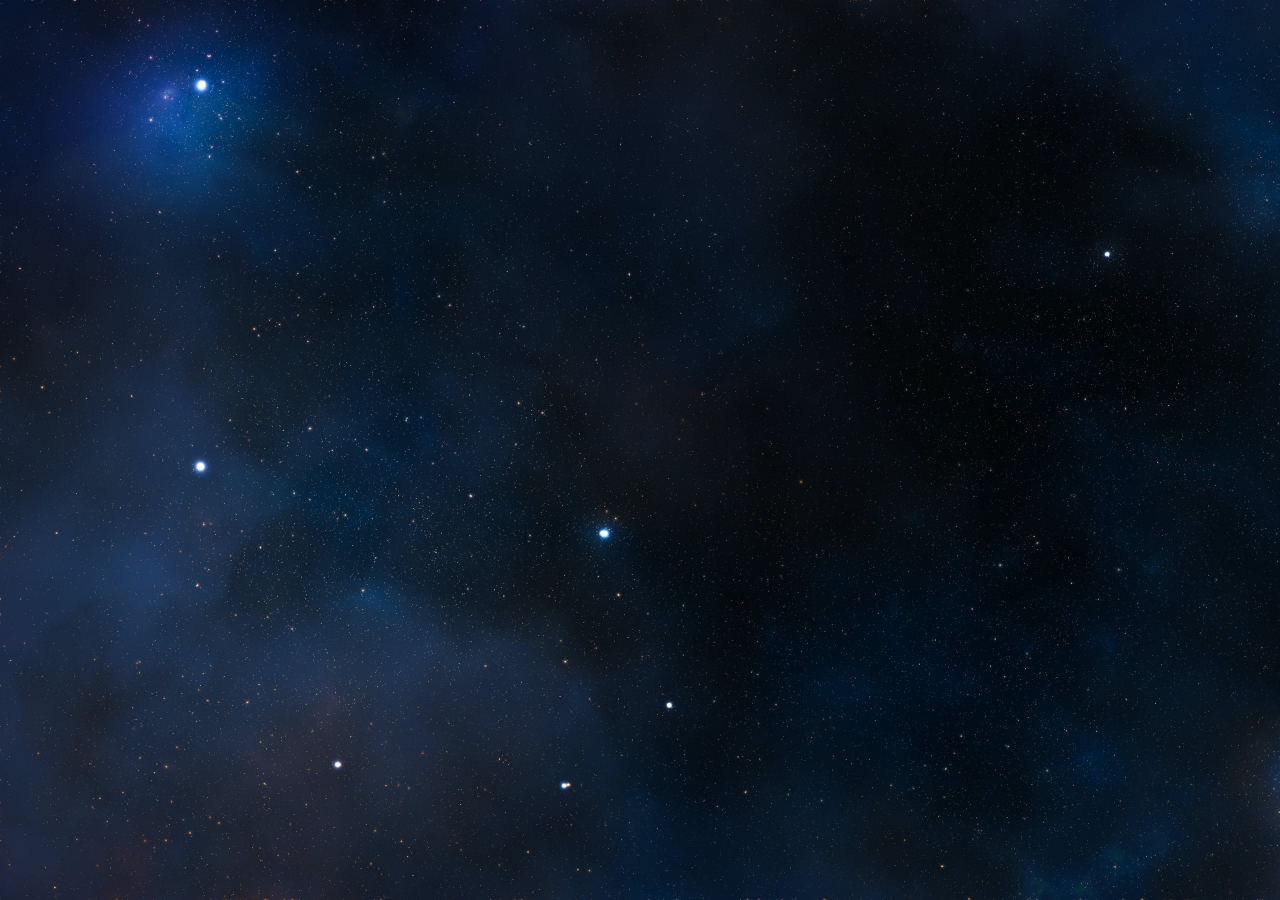
<file: index.html>
<!DOCTYPE html>
<html lang="en">
  <head>
    <meta charset="UTF-8">
    <meta name="viewport" content="width=device-width, initial-scale=1.0">
    <!-- FAVICON -->
    <link rel="icon" href="./favicon.png" type="image/png">
    <link rel="shortcut icon" href="./favicon.png" type="image/png">
    <!-- CSS -->
    <link rel="stylesheet" href="./css/reset.css">
    <link rel="stylesheet" href="./css/style.css">
    <!-- <link rel="stylesheet" href="./css/dark.css"> -->
    <link rel="stylesheet" href="./css/media.css">
    <link
      href="https://unpkg.com/boxicons@2.1.4/css/boxicons.min.css"
      rel="stylesheet"
    >
    <title>Portfolio | Maksym Ivashchenko</title>
  </head>
<body>
  <!-- WELCOME SCREEN -->
  <div class="loading-bg"></div>
  <div id="loading-screen">
    <span>Loading...</span>
    <div class="loading-spinner"></div>
  </div>
  <div class="welcome-page" id="welcome-page">
    <div class="bg-fog"></div>
    <div class="bg-moon"></div>
    <div class="welcome-container">
      <div class="welcome-content">
        <h2>Welcome to my Portfolio</h2>
        <div class="change-language">
          <div class="lang-post">
            <div class="english">
              <span>Please select language |</span>
            </div>
            <div class="ukraine">
              <span class="ua_blue">Будь ласка,</span>
              <span class="ua_yellow">оберіть мову</span>
            </div>
          </div>
          <div class="language-container">
            <a href="index_en.html">English</a>
            <a href="index_ua.html">Українська</a>
          </div>
        </div>
      </div>
    </div>
  </div>
  <script src="./js/script.js"></script>
</body>
</html>
</file>
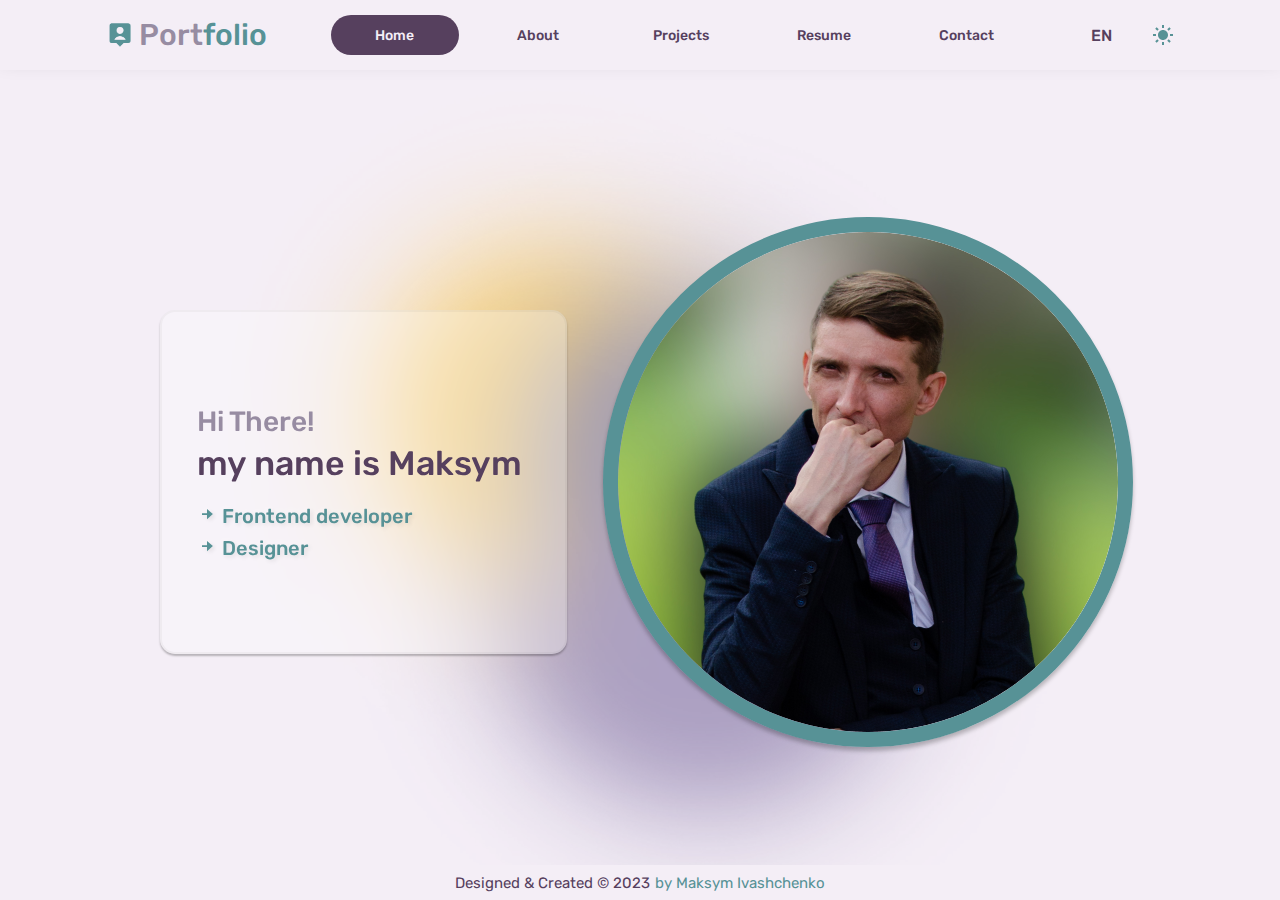
<file: index_en.html>
<!DOCTYPE html>
<html lang="en">
  <head>
    <meta charset="UTF-8">
    <meta name="viewport" content="width=device-width, initial-scale=1.0">
    <!-- FAVICON -->
    <link rel="icon" href="./favicon.png" type="image/png">
    <link rel="shortcut icon" href="./favicon.png" type="image/png">
    <!-- SWIPER SLIDE -->
    <link rel="stylesheet" href="./css/swiper-bundle.min.css">
    <!-- SPLIDE SWIPER -->
    <link rel="stylesheet" href="./css/splide-core.min.css">
    <!-- CSS -->
    <link rel="stylesheet" href="./css/reset.css">
    <link rel="stylesheet" href="./css/style.css">
    <link rel="stylesheet" href="./css/dark.css">
    <link rel="stylesheet" href="./css/media.css">
    <link
      href="https://unpkg.com/boxicons@2.1.4/css/boxicons.min.css"
      rel="stylesheet"
    >
    <title>Portfolio | Maksym Ivashchenko</title>
  </head>
  <body>
    <!-- WRAPPER -->
    <div class="wrapper" id="index-page">
      <!-- HEADER -->
      <header class="header" id="header">
        <div class="header-logo">
          <img
            class="header-logo__light"
            src="./img/header/logo.png"
            alt="Logo"
          >
          <img
            class="header-logo__dark"
            src="./img/header/logo_dark.png"
            alt="Logo"
          >
          <span data-first-color="Port" data-last-color="folio" id="portFolioMe"></span>
          <span data-first-color="About" data-last-color="me" id="aboutMe"></span>
          <span data-first-color="Pro" data-last-color="ject" id="projectMe"></span>
          <span data-first-color="Resu" data-last-color="me" id="resuMe"></span>
          <span data-first-color="Con" data-last-color="tact" id="contactMe"></span>
        </div>
        <!-- DESKTOP -->
        <nav class="header-nav">
          <ul>
            <li class="header-nav__link active">
              <a id="homeLink" href="#"><i class="bx bxs-home"></i>Home</a>
            </li>
            <li class="header-nav__link">
              <a id="aboutLink" href="#"
                ><i class="bx bxs-user-rectangle"></i>About</a
              >
            </li>
            <li class="header-nav__link">
              <a id="projectLink" href="#"
                ><i class="bx bxs-image-alt"></i>Projects</a
              >
            </li>
            <li class="header-nav__link">
              <a id="resumeLink" href="#"
                ><i class="bx bxs-spreadsheet"></i>Resume</a
              >
            </li>
            <li class="header-nav__link">
              <a id="contactLink" href="#"
                ><i class="bx bxs-contact"></i>Contact</a
              >
            </li>
          </ul>
        </nav>
        <div class="header-right-panel">
          <div class="header-lang-change">
            <div class="select-trigger" onclick="toggleOptions()">
              <span class="selected-option">EN</span>
            </div>
            <ul class="options">
              <li class="option" onclick="handleOptionClick('EN')">
                <a href="index_en.html">EN</a>
              </li>
              <li class="option" onclick="handleOptionClick('UA')">
                <a href="index_ua.html">UA</a>
              </li>
            </ul>
          </div>
          <div class="theme-mode">
            <img src="./img/header/theme_light__sun.svg" alt="Sun">
          </div>
        </div>
      </header>
      <div class="swiper mySwiper">
        <div class="swiper-wrapper">
          <!-- HOME -->
          <div class="swiper-slide" id="home">
            <div class="main-home">
              <div class="hero-wrapper">
                <section class="hero-section">
                  <div class="hero-background__primary">
                    <div class="hero-form">
                      <div class="hero-background__secondary home-mobile">
                        <img
                          class="light-image"
                          src="./img/main/hero/hero_avatar.png"
                          alt="Image"
                        >
                        <img
                          class="dark-image"
                          src="./img/main/hero/hero_avatar_dark.png"
                          alt="Image"
                        >
                      </div>
                      <p>Hi There!</p>
                      <h2>my name is Maksym</h2>
                      <h3>
                        <i class="bx bxs-right-arrow-alt"></i>
                        Frontend developer
                      </h3>
                      <h3>
                        <i class="bx bxs-right-arrow-alt"></i>
                        Designer
                      </h3>
                    </div>
                  </div>
                </section>
                <div class="hero-background__secondary home-desktop">
                  <img
                    class="light-image"
                    src="./img/main/hero/hero_avatar.png"
                    alt="Image"
                  >
                  <img
                    class="dark-image"
                    src="./img/main/hero/hero_avatar_dark.png"
                    alt="Image"
                  >
                </div>
              </div>
            </div>
          </div>
          <!-- ABOUT -->
          <div class="swiper-slide" id="about">
            <div class="main-about">
              <div class="hero-about-wrapper">
                <section class="hero-about-section">
                  <div class="hero-about-background__primary">
                    <div class="hero-about-form">
                      <p>Hi, I'm</p>
                      <h1>Maksym Ivashchenko</h1>
                      <h3>
                        <i class="bx bxs-right-arrow-alt"></i>
                        Frontend developer
                      </h3>
                      <h3>
                        <i class="bx bxs-right-arrow-alt"></i>
                        Designer (Web, UI/UX, 3D, Interior)
                      </h3>
                      <span>// web development </span>
                      <span
                        >A Software Developer having an experience of building
                        Web and Mobile applications with HTML / CSS / JavaScript
                        / React Native.</span
                      >
                      <span>// clean web & ui/ux design</span>
                      <span
                        >Experience and sense of taste in Design. I work
                        professionally in Figma / Adobe Photoshop / Illustrator
                        / XD / Autodesk 3ds Max.</span
                      >
                      <div class="about-form__button">
                        <button onclick="downloadFile()">Download CV</button>
                        <button id="aboutReadMore">Resume</button>
                      </div>
                    </div>
                  </div>
                </section>
                <div class="about-right-panel__wrapper">
                  <div class="hero-about-background__secondary">
                    <img
                      class="light-image"
                      src="./img/main/about/hero_avatar.png"
                      alt="Image"
                    >
                    <img
                      class="dark-image"
                      src="./img/main/about/hero_avatar_bw.png"
                      alt="Image"
                    >
                  </div>
                  <div class="about-social-container">
                    <div class="social-content">
                      <div class="light-image-mode">
                        <a target="_blank" href="https://github.com/Moonamee">
                          <img src="./img/main/about/light_soc_github.svg" alt="GitHub">
                        </a>
                        <a target="_blank" href="https://www.linkedin.com/in/max-ivashchenko-7b8337290/">
                          <img src="./img/main/about/light_soc_linkedin.svg" alt="Linkedin">
                        </a>
                        <a target="_blank" href="https://www.facebook.com/profile.php?id=100082964130525">
                          <img src="./img/main/about/light_soc_fb.svg" alt="Facebook">
                        </a>
                        <a
                          target="_blank"
                          href="https://www.instagram.com/maxgleroy/?hl=en"
                          ><img
                            src="./img/main/about/light_soc_instagram.svg"
                            alt="Instagram"
                        ></a>
                      </div>
                      <div class="dark-image-mode">
                        <a target="_blank" href="https://github.com/Moonamee"
                          ><img
                            src="./img/main/about/light_soc_github_darkmode.svg"
                            alt="GitHub"
                        ></a>
                        <a
                          target="_blank"
                          href="https://www.linkedin.com/in/max-ivashchenko-7b8337290/"
                          ><img
                            src="./img/main/about/light_soc_linkedin_darkmode.svg"
                            alt="Linkedin"
                        ></a>
                        <a
                          target="_blank"
                          href="https://www.facebook.com/profile.php?id=100082964130525"
                          ><img
                            src="./img/main/about/light_soc_fb_darkmode.svg"
                            alt="Facebook"
                        ></a>
                        <a
                          target="_blank"
                          href="https://www.instagram.com/maxgleroy/?hl=en"
                          ><img
                            src="./img/main/about/light_soc_instagram_darkmode.svg"
                            alt="Instagram"
                        ></a>
                      </div>
                    </div>
                  </div>
                </div>
              </div>
            </div>
          </div>
          <!-- PROJECT -->
          <div class="swiper-slide" id="project">
            <section class="splide" aria-label="Splide Basic HTML Example">
              <div class="my-slider-progress">
                <div class="my-slider-progress-bar"></div>
              </div>
              <div class="splide__arrows">
                <!-- Light mode -->
                <button
                  class="splide__arrow splide__arrow--prev"
                  id="prevButton"
                >
                  <i class="bx bxs-chevron-left-circle splide-circle"></i>
                </button>
                <button class="splide__arrow splide__arrow--next" id="prevNext">
                  <i class="bx bxs-chevron-right-circle splide-circle"></i>
                </button>
              </div>
              <div class="splide__track">
                <ul class="splide__list">
                  <!-- SLIDE 1 -->
                  <li class="splide__slide">
                    <div class="main-project">
                      <div class="main-project-wrapper">
                        <div class="main-project-container">
                          <div class="project-form">
                            <p>Aperture Studios</p>
                            <span>Photographer & Filmmaker</span>
                            <span
                              >This is the basic layout of a photographer's
                              website. Smooth animation has been made,
                              suggestive pop-up elements focusing attention on
                              the main details. The black minimalistic design of
                              the site makes it possible to focus on the photo
                              and penetrate into the essence.</span
                            >
                            <div class="project-form__options">
                              <div class="form-option__text_adaptive">
                                <span>Adaptive:</span>
                                <span>Desktop / Tablet / Mobile</span>
                              </div>
                            </div>
                            <img
                              class="project-form-cover"
                              src="./img/main/project/aperture.jpg"
                              alt="Aper"
                            >
                            <div class="project-form__button">
                              <button
                                onclick="window.open('https://github.com/Moonamee/Aperture-Studios', '_blank')"
                              >
                                Git
                              </button>
                              <button
                                onclick="window.open('https://moonamee.github.io/Aperture-Studios/', '_blank')"
                              >
                                Live
                              </button>
                              <button id="readMoreButton">Read more</button>
                            </div>
                          </div>
                          <div id="popupReadMore" class="popupReadMore">
                            <i
                              class="bx bxs-left-arrow-circle closeReadMore"
                              id="closeReadMore"
                            ></i>
                            <div class="popupReadMore-content">
                              <img
                                class="project-form-cover__visible"
                                src="./img/main/project/cover_aperture.png"
                                alt="Aperture"
                              >
                              <span>
                                This site is a portfolio of a photographer and
                                videographer called Aperture Studios.
                              </span>
                              <p>
                                1. The main page of the site contains
                                information about the photographer and
                                videographer, as well as a description of their
                                work.
                              </p>
                              <p>
                                2. There is a menu in the site's header that
                                allows you to navigate to various sections such
                                as "Business areas", "Featured images", "Gear
                                cage", and "Contact".
                              </p>
                              <p>
                                3. The site also offers the option to download a
                                template.
                              </p>
                              <p>
                                4. The "What we do" section features the areas
                                in which the photographer and videographer
                                specialize, such as Product Photography,
                                Architecture Photography, Drone Photography, and
                                Wildlife Photography.
                              </p>
                              <p>
                                5. The site also contains sections with photo
                                demonstrations, information about the equipment
                                used, information about past clients, and the
                                ability to contact the photographer and
                                videographer.
                              </p>
                              <p>
                                6. The basement of the site has a logo,
                                navigation links, a newsletter subscription
                                form, and information about the site's author.
                              </p>
                              <img
                                class="project-form-cover__visible"
                                src="./img/main/project/cover_aperture_mobile.png"
                                alt="Aperture"
                              >
                              <span>JavaScript</span>
                              <p>
                                The script contains several functions that
                                perform different actions when scrolling the
                                page and resizing the browser window.
                              </p>
                              <p>
                                1. The "Header bg parallax" function is
                                responsible for creating a parallax effect for
                                the header background. It selects all elements
                                with class "main-container__bg" and when
                                scrolling the page, it changes their background
                                position depending on the speed specified in the
                                "data-speed" attribute.
                              </p>
                              <p>
                                2. The "Header on top" function is responsible
                                for changing the position of the header as the
                                page scrolls. If the scroll reaches or exceeds
                                100 pixels, the header is moved up and the
                                animation is removed. If the scroll is less than
                                100 pixels, the header returns to its original
                                position and the animation is enabled. This only
                                happens when the screen width is greater than
                                768 pixels.
                              </p>
                              <p>
                                3. The "AOS OFF MOBILE" function is responsible
                                for disabling animation on mobile devices. It
                                selects all elements with the "data-aos"
                                attribute and when the browser window is
                                resized, it removes this attribute for elements
                                with a screen width less than or equal to 768
                                pixels. When the screen width is greater than
                                768 pixels, the "data-aos", "data-aos-offset"
                                and "data-aos-easing" attributes are restored
                                for elements. Thus, this script is used to
                                create a parallax effect for the header
                                background, change the position of the header
                                when scrolling and disable animation on mobile
                                devices.
                              </p>
                              <a
                                target="_blank"
                                href="https://github.com/Moonamee/Aperture-Studios/blob/main/js/script.js"
                                >git js...</a
                              >
                            </div>
                          </div>
                        </div>
                        <div class="main-project-background"></div>
                        <div class="main-project-media">
                          <button class="main-project__view" id="view-slide1">
                            Open
                          </button>
                          <div id="popup-slide1">
                            <div class="popup-content">
                              <iframe
                                class="window-container"
                                src="https://moonamee.github.io/Aperture-Studios/"
                              ></iframe>
                            </div>
                            <div class="popup-side-panel">
                              <div class="side-panel__content">
                                <i
                                  class="bx bxs-x-circle close-button"
                                  id="close-slide1"
                                ></i>
                                <i class="bx bx-devices"></i>
                                <a target="_blank" href="https://github.com/Moonamee/Aperture-Studios" class='bx bxl-github'></a>
                              </div>
                            </div>
                          </div>
                          <div class="project-monitor__cover">
                            <img
                              src="./img/main/project/cover_aperture_mobile.png"
                              alt="Aperture"
                            >
                          </div>
                          <div class="project-monitor">
                            <img
                              src="./img/main/project/cover_aperture.png"
                              alt="Monitor"
                            >
                          </div>
                        </div>
                      </div>
                    </div>
                  </li>
                  <!-- SLIDE 2 -->
                  <li class="splide__slide">
                    <div class="main-project">
                      <div class="main-project-wrapper">
                        <div class="main-project-container">
                          <div class="project-form">
                            <p>Bright Light</p>
                            <span>Singer / Dj / Music Maker</span>
                            <span
                              >The site includes various sections, news,
                              information about Bright Lights (singer and
                              producer), the latest tracks, a gallery, and
                              information about upcoming events. Each section
                              has its own unique elements, such as images, text
                              description, and links. Overall, the portfolio
                              site is designed to showcase Bright Lights' work
                              and accomplishments, as well as provide
                              information and entertainment for site
                              visitors.</span
                            >
                            <div class="project-form__options">
                              <div class="form-option__text_adaptive">
                                <span>Adaptive:</span>
                                <span>Desktop / Tablet / Mobile</span>
                              </div>
                            </div>
                            <img
                              class="project-form-cover"
                              src="./img/main/project/brightlight.jpg"
                              alt="BL"
                            >
                            <div class="project-form__button">
                              <button
                                onclick="window.open('https://github.com/Moonamee/Bright-Light-Produser-Personal-Site', '_blank')"
                              >
                                Git
                              </button>
                              <button
                                onclick="window.open('https://moonamee.github.io/Bright-Light-Produser-Personal-Site', '_blank')"
                              >
                                Live
                              </button>
                              <button id="readMoreButtonNext">Read more</button>
                            </div>
                          </div>
                          <div id="popupReadMoreNext" class="popupReadMore">
                            <i
                              class="bx bxs-left-arrow-circle closeReadMore"
                              id="closeReadMoreNext"
                            ></i>
                            <div class="popupReadMore-content">
                              <img
                                class="project-form-cover__visible"
                                src="./img/main/project/cover_brightlight.png"
                                alt="BL"
                              >
                              <span
                                >This site is the music website of an artist
                                called "Bright Lights".</span
                              >
                              <p>
                                1. The site has the following structure: The
                                header contains the artist's logo, the main menu
                                with links to the sections of the site (Home,
                                News, About us, Music, Gallery, Tours), and a
                                block with a player for listening to music.
                              </p>

                              <p>
                                2. The main content (main) of the site is
                                divided into several blocks: - News block
                                (News), which contains cards with news and the
                                possibility to read the details. - "About Us"
                                block with a description of the artist and his
                                achievements. - A block with a quote and a link
                                to an interview with the artist. - Latest tracks
                                block, including track cover, player and
                                playlist with links to tracks. - A block with a
                                gallery containing images of the artist. - A
                                block with upcoming events and tours, including
                                cards with event information and links to
                                purchase tickets.
                              </p>
                              <p>
                                3. The site has a responsive design and offers
                                easy navigation through the sections.
                              </p>
                              <img
                                class="project-form-cover__visible"
                                src="./img/main/project/cover_brightlight_mobile.png"
                                alt="BL"
                              >
                              <span>JavaScript</span>
                              <p>
                                This site contains the following JavaScript
                                elements:
                              </p>
                              <p>
                                1. initialize the AOS (Animate On Scroll)
                                library by calling the AOS.init() function. This
                                library allows you to add animation to elements
                                as the page scrolls.
                              </p>
                              <p>
                                2. Customizing the functionality of the mobile
                                player. Using JavaScript, set the audio play and
                                pause functions, display time and audio progress
                                on the mobile player.
                              </p>
                              <p>
                                2. Customizing the functionality of the mobile
                                player. Using JavaScript, set the audio play and
                                pause functions, display time and audio progress
                                on the mobile player.
                              </p>
                              <p>
                                3. Realization of page scrolling functionality
                                when clicking on menu items. When clicking on a
                                menu item, the page scrolls smoothly to the
                                corresponding section.
                              </p>
                              <p>
                                4. Realization of parallax effect for the site
                                header background. When scrolling the page, the
                                header background moves at a different speed
                                than the page scroll speed, creating a depth
                                effect.
                              </p>
                              <p>
                                5. Realization of smooth scrolling to the header
                                section on page load. When the page loads, the
                                page scrolls smoothly to the header section so
                                that the user can immediately see the page
                                content.
                              </p>
                              <p>
                                6. Realization of the functionality of opening
                                and closing the container with the news
                                description when clicking on the "Read more..."
                                button. When clicking on the "Read more..."
                                button, the container with the news description
                                is opened, and when clicking again, it is
                                closed.
                              </p>
                              <p>
                                7. Realization of the audio player
                                functionality. An audio player with the
                                functions of playback control, volume control
                                and audio progress display was created.
                              </p>
                              <p>
                                8. Realization of pop-up window functionality.
                                Clicking on the text icon opens a pop-up window
                                with additional information, which can be closed
                                by clicking outside the window.
                              </p>
                              <p>
                                9. Playing videos using YouTube API and
                                displaying videos in a modal window. Clicking on
                                a video opens a modal window that plays the
                                video using the YouTube API.
                              </p>
                              <p>
                                10. Implementing an image gallery with the
                                ability to enlarge an image when clicked. When
                                you click on an image in the gallery, it is
                                enlarged for a more detailed view.
                              </p>
                              <p>
                                11. Using Swiper to create a slider with the
                                ability to navigate and switch images. Swiper
                                allows you to create adaptive sliders with
                                various customizations and transition effects.
                              </p>
                              <p>
                                12. Adding a shadow effect to a Swiper slider
                                when the checkbox is activated. When the
                                checkbox is activated, a shadow effect is added
                                to the Swiper slider, giving it extra depth.
                              </p>
                              <p>
                                13. Using Splide to create an event slider with
                                adaptive display on different devices. Splide
                                allows you to create event sliders that can be
                                adapted for different devices and screen
                                resolutions.
                              </p>
                              <p>
                                14. Various features to control the visibility
                                and behavior of page elements. These functions
                                allow you to control the display and behavior of
                                elements based on user actions or page state.
                              </p>
                              <p>
                                This is just a brief description of the
                                JavaScript elements on this site.
                              </p>
                              <a
                                target="_blank"
                                href="https://github.com/Moonamee/Bright-Light-Produser-Personal-Site/blob/main/js/script.js"
                                >git js...</a
                              >
                            </div>
                          </div>
                        </div>
                        <div class="main-project-background"></div>
                        <div class="main-project-media">
                          <button class="main-project__view" id="view-slide2">
                            Open
                          </button>
                          <div id="popup-slide2">
                            <div class="popup-content2">
                              <iframe
                                class="window-container"
                                src="https://moonamee.github.io/Bright-Light-Produser-Personal-Site/"
                              ></iframe>
                            </div>
                            <div class="popup-side-panel">
                              <div class="side-panel__content">
                                <i
                                  class="bx bxs-x-circle close-button"
                                  id="close-slide2"
                                ></i>
                                <i class="bx bx-devices devices2"
                                  ></i
                                >
                                <a target="_blank" href="https://github.com/Moonamee/Bright-Light-Produser-Personal-Site" class='bx bxl-github'></a>
                              </div>
                            </div>
                          </div>
                          <div class="project-monitor__cover">
                            <img
                              src="./img/main/project/cover_brightlight_mobile.png"
                              alt="Aperture"
                            >
                          </div>
                          <div class="project-monitor">
                            <img
                              src="./img/main/project/cover_brightlight.png"
                              alt="Monitor"
                            >
                          </div>
                        </div>
                      </div>
                    </div>
                  </li>
                  <!-- SLIDE 3 -->
                  <li class="splide__slide">
                    <div class="main-project">
                      <div class="main-project-wrapper">
                        <div class="main-project-container">
                          <div class="project-form">
                            <p>Taster</p>
                            <span>Platform and quick start restaurateurs</span>
                            <span
                              >This site is a web page about a company or
                              organization related to the restaurant field. The
                              site contains a header with logo and navigation
                              menu, main content with sections such as "Header",
                              "Discover", "Statistics" and "More", and a footer
                              with additional links and information about the
                              author of the site. The page has a responsive
                              design and offers easy navigation through the
                              sections.</span
                            >
                            <div class="project-form__options">
                              <div class="form-option__text_adaptive">
                                <span>Adaptive:</span>
                                <span>Desktop / Tablet / Mobile</span>
                              </div>
                            </div>
                            <img
                              class="project-form-cover"
                              src="./img/main/project/taster.jpg"
                              alt="Taster"
                            >
                            <div class="project-form__button">
                              <button
                                onclick="window.open('https://github.com/Moonamee/Taster-Eat-landing-page', '_blank')"
                              >
                                Git
                              </button>
                              <button
                                onclick="window.open('https://moonamee.github.io/Taster-Eat-landing-page', '_blank')"
                              >
                                Live
                              </button>
                              <button id="readMoreButtonTaster">
                                Read more
                              </button>
                            </div>
                          </div>
                          <div id="popupReadMoreTaster" class="popupReadMore">
                            <i
                              class="bx bxs-left-arrow-circle closeReadMore"
                              id="closeReadMoreTaster"
                            ></i>
                            <div class="popupReadMore-content">
                              <img
                                class="project-form-cover__visible"
                                src="./img/main/project/cover_taster.png"
                                alt="Taster"
                              >
                              <span
                                >This site is a web page related to the
                                restaurant industry.</span
                              >
                              <p>
                                1. It contains a header with logo and navigation
                                menu, main content with sections such as
                                "Header", "Discover", "Statistics" and "More",
                                and a footer with additional links.
                              </p>

                              <p>
                                2. The site offers information about the
                                company, invites restaurateurs to join the
                                Taster platform and launch virtual restaurants
                                from their existing kitchen.
                              </p>
                              <p>
                                3. It also emphasizes that Taster is a
                                collection of online restaurants that are
                                dedicated to providing the best in street food.
                              </p>
                              <p>
                                4. The website has a responsive design and
                                offers easy to navigate sections.
                              </p>
                              <img
                                class="project-form-cover__visible"
                                src="./img/main/project/cover_taster_mobile.png"
                                alt="Taster"
                              >
                              <span>JavaScript</span>
                              <p>The code performs the following functions:</p>
                              <p>
                                1. AOS.init(); - initializes the AOS (Animate On
                                Scroll) library, which adds animation to
                                elements as the page scrolls.
                              </p>
                              <p>
                                2. Burger menu: - Clicking on an element with
                                class "mobile div" adds/removes "active", "open"
                                and "show" class from corresponding elements
                                with classes "mobileDiv", "mobileNav" and
                                "mobileNavUl". This allows the burger menu to be
                                displayed and hidden when clicked. - When
                                clicking outside the area with class "mobile",
                                the classes "active", "open" and "show" of
                                elements with classes "mobileDiv", "mobileNav"
                                and "mobileNavUl" are removed. This allows the
                                burger menu to be hidden when clicked outside
                                its area. - For each list item with the "mobile
                                ul li" class, an animation delay is set using
                                the "animationDelay" property.
                              </p>
                              <p>
                                3. accordion: - Gets all elements with class
                                "accordion" and adds a "click" event handler for
                                each element. - When an accordion element is
                                clicked, it toggles the "active" class and
                                changes the display style of the next element
                                (panel). If the display style is set as "flex",
                                it changes to "none", and vice versa. This code
                                is responsible for the burger menu and accordion
                                functionality on the web page.
                              </p>
                              <a
                                target="_blank"
                                href="https://github.com/Moonamee/Taster-Eat-landing-page/blob/main/js/script.js"
                                >git js...</a
                              >
                            </div>
                          </div>
                        </div>
                        <div class="main-project-background"></div>
                        <div class="main-project-media">
                          <button class="main-project__view" id="view-slide3">
                            Open
                          </button>
                          <div id="popup-slide3">
                            <div class="popup-content3">
                              <iframe
                                class="window-container"
                                src="https://moonamee.github.io/Taster-Eat-landing-page/"
                              ></iframe>
                            </div>
                            <div class="popup-side-panel">
                              <div class="side-panel__content">
                                <i
                                  class="bx bxs-x-circle close-button"
                                  id="close-slide3"
                                ></i>
                                <i class="bx bx-devices devices3"></i>
                                <a target="_blank" href="https://github.com/Moonamee/Taster-Eat-landing-page" class='bx bxl-github'></a>
                              </div>
                            </div>
                          </div>
                          <div class="project-monitor__cover">
                            <img
                              src="./img/main/project/cover_taster_mobile.png"
                              alt="Aperture"
                            >
                          </div>
                          <div class="project-monitor">
                            <img
                              src="./img/main/project/cover_taster.png"
                              alt="Monitor"
                            >
                          </div>
                        </div>
                      </div>
                    </div>
                  </li>
                  <!-- SLIDE 4 -->
                  <li class="splide__slide">
                    <div class="main-project">
                      <div class="main-project-wrapper">
                        <div class="main-project-container">
                          <div class="project-form">
                            <p>Farmzi</p>
                            <span>Horticulture & Agriculture</span>
                            <span
                              >This site is a web page with information about a
                              company offering gardening and landscaping
                              services. The site has sections including company
                              information, services, team, clients, latest news
                              and contact details.</span
                            >
                            <div class="project-form__options">
                              <div class="form-option__text_adaptive">
                                <span>Adaptive:</span>
                                <span>Desktop / Tablet / Mobile</span>
                              </div>
                            </div>
                            <img
                              class="project-form-cover"
                              src="./img/main/project/farmzi.jpg"
                              alt="Farmzi"
                            >
                            <div class="project-form__button">
                              <button
                                onclick="window.open('https://github.com/Moonamee/Farmzi-landing-nature', '_blank')"
                              >
                                Git
                              </button>
                              <button
                                onclick="window.open('https://moonamee.github.io/Farmzi-landing-nature', '_blank')"
                              >
                                Live
                              </button>
                              <button id="readMoreButtonFarmzi">
                                Read more
                              </button>
                            </div>
                          </div>
                          <div id="popupReadMoreFarmzi" class="popupReadMore">
                            <i
                              class="bx bxs-left-arrow-circle closeReadMore"
                              id="closeReadMoreFarmzi"
                            ></i>
                            <div class="popupReadMore-content">
                              <img
                                class="project-form-cover__visible"
                                src="./img/main/project/cover_farmzi.png"
                                alt="Farmzi"
                              >
                              <span
                                >This site is a web-based platform dedicated to
                                gardening and landscape design.</span
                              >
                              <p>
                                1. There is a bright and attractive hero block
                                on the main page of the site that draws the
                                attention of visitors and introduces them to the
                                gardening atmosphere. Here you can find
                                inspiring quotes and an invitation to explore
                                all the services the company offers.
                              </p>
                              <p>
                                2. On the “About Us” page, you can find detailed
                                information about the company itself, its
                                experience and approach to gardening. It also
                                includes photos and descriptions of key team
                                members so visitors can get acquainted with the
                                experts working for the company.
                              </p>
                              <p>
                                3. The Services section offers a detailed
                                description of the various types of services
                                provided by the company. Here you can find
                                information about planting flowers, growing
                                trees, removing weeds and watering the garden.
                                Each service comes with photos and a description
                                of the benefits.
                              </p>
                              <p>
                                4. The company also offers a video intro that
                                can be viewed on the website. This allows
                                visitors to see the company's work and start
                                making their dreams of having their own garden
                                come true.
                              </p>
                              <p>
                                5. The site also has “Team” and “Happy
                                Customers” sections, which provide photos and
                                reviews about the company's work. This allows
                                visitors to learn about the professionalism and
                                quality of the services provided.
                              </p>
                              <p>
                                6. The site also has a “Latest News” section
                                that features useful gardening and landscaping
                                tips and tricks. Here you can find articles
                                about proper garden care, plant selection and
                                other interesting topics.
                              </p>
                              <p>
                                7. At the bottom of the page is a footer with
                                the company's contact information and a link to
                                the site's developer. It also includes links to
                                the company's social media, where visitors can
                                learn more and get in touch with the team.
                              </p>
                              <p>
                                8. Overall, this site offers a complete platform
                                for those interested in gardening and landscape
                                design. It provides the information, inspiration
                                and services you need to create and maintain a
                                beautiful garden.
                              </p>
                              <img
                                class="project-form-cover__visible"
                                src="./img/main/project/cover_farmzi_mobile.png"
                                alt="Farmzi"
                              >
                              <span>JavaScript</span>
                              <p>
                                JavaScript code performs the following actions:
                              </p>
                              <p>
                                1. When you click on elements inside a block
                                with class "mobile div", the following happens:
                                Elements with class "mobile div" toggle class
                                "active". Elements with class "mobile nav"
                                switch class "open". Elements with class "mobile
                                nav ul" switch class "show".
                              </p>
                              <p>
                                2. The following happens in the loop: For each
                                li element inside the list with class "mobile
                                ul", a CSS style with a delay animation is
                                applied. The delay animation is calculated based
                                on the element index.
                              </p>
                              <p>
                                3. Next comes the code for the accordion: All
                                elements with class "accordion" are obtained. A
                                "click" event handler is added for each element.
                                When an element is clicked, the "active" class
                                is toggled and the next element (panel) is
                                displayed/hidden.
                              </p>
                              <p>
                                This code uses the jQuery library to work with
                                DOM elements and the Swiper plugin to create the
                                slider. It also contains code to create an
                                accordion without using jQuery.
                              </p>
                              <a
                                target="_blank"
                                href="https://github.com/Moonamee/Farmzi-landing-nature/blob/main/js/script.js"
                                >git js...</a
                              >
                            </div>
                          </div>
                        </div>
                        <div class="main-project-background"></div>
                        <div class="main-project-media">
                          <button class="main-project__view" id="view-slide4">
                            Open
                          </button>
                          <div id="popup-slide4">
                            <div class="popup-content4">
                              <iframe
                                class="window-container"
                                src="https://moonamee.github.io/Farmzi-landing-nature/"
                              ></iframe>
                            </div>
                            <div class="popup-side-panel">
                              <div class="side-panel__content">
                                <i
                                  class="bx bxs-x-circle close-button"
                                  id="close-slide4"
                                ></i>
                                <i class="bx bx-devices devices4"></i>
                                <a target="_blank" href="https://github.com/Moonamee/Farmzi-landing-nature" class='bx bxl-github'></a>
                              </div>
                            </div>
                          </div>
                          <div class="project-monitor__cover">
                            <img
                              src="./img/main/project/cover_farmzi_mobile.png"
                              alt="Aperture"
                            >
                          </div>
                          <div class="project-monitor">
                            <img
                              src="./img/main/project/cover_farmzi.png"
                              alt="Monitor"
                            >
                          </div>
                        </div>
                      </div>
                    </div>
                  </li>
                  <!-- SLIDE 5 -->
                  <li class="splide__slide">
                    <div class="main-project">
                      <div class="main-project-wrapper">
                        <div class="main-project-container">
                          <div class="project-form">
                            <p>Ozart</p>
                            <span>UX/UI Designer portfolio</span>
                            <span
                              >This site is a portfolio of a UX/UI designer,
                              product designer, content creator and creative
                              director. The site contains sections that present
                              information about the designer, her skills and
                              experience. The homepage has a welcome area with a
                              photo of the designer and a brief description of
                              her skills.</span
                            >
                            <div class="project-form__options">
                              <div class="form-option__text_adaptive">
                                <span>Adaptive:</span>
                                <span>Desktop / Tablet / Mobile</span>
                              </div>
                            </div>
                            <img
                              class="project-form-cover"
                              src="./img/main/project/ozart.jpg"
                              alt="Ozart"
                            >
                            <div class="project-form__button">
                              <button
                                onclick="window.open('https://github.com/Moonamee/Ozart-Landing-Portfolio', '_blank')"
                              >
                                Git
                              </button>
                              <button
                                onclick="window.open('https://moonamee.github.io/Ozart-Landing-Portfolio', '_blank')"
                              >
                                Live
                              </button>
                              <button id="readMoreButtonOzart">
                                Read more
                              </button>
                            </div>
                          </div>
                          <div id="popupReadMoreOzart" class="popupReadMore">
                            <i
                              class="bx bxs-left-arrow-circle closeReadMore"
                              id="closeReadMoreOzart"
                            ></i>
                            <div class="popupReadMore-content">
                              <img
                                class="project-form-cover__visible"
                                src="./img/main/project/cover_ozart.png"
                                alt="Ozart"
                              >
                              <span>The site is described as follows:</span>
                              <p>
                                1. Site header: Logo, which is a link to the
                                home page. A search button, which when clicked
                                opens a field for entering a query. A navigation
                                menu that contains "Home", "About me",
                                "Presents" and "Contacts" sections.
                              </p>
                              <p>
                                2. The main part of the site: A header area
                                containing a welcome and information about the
                                designer. A photo of the designer.
                              </p>
                              <p>
                                3. Social Media: Icons to access the designer's
                                social media profiles.
                              </p>
                              <p>
                                4. About me section: A short video about the
                                designer.
                              </p>
                              <p>
                                5. "What I Do" section: A block describing the
                                designer's three areas of expertise: 'Ui & UX
                                Design', 'Graphic Design' and 'Web Development'.
                              </p>
                              <p>
                                6. Portfolio: Filters to select a category of
                                work. Gallery with images of projects.
                              </p>
                              <p>
                                7. Client Testimonial section: Client
                                testimonial about the designer's work.
                              </p>
                              <p>
                                8. Get in touch section: A headline and
                                description encouraging to get in touch with the
                                designer. A "Contact" button to go to the
                                contact form. Designer's Social Media.
                              </p>
                              <p>
                                9. "My Blog" section: Section Title. Blog post
                                cards with date, number of comments, likes,
                                author and brief description.
                              </p>
                              <p>
                                10. Footer: Information about the designer and
                                how to contact the designer. Copyright and link
                                to the template author. Designer's Social Media.
                              </p>
                              <img
                                class="project-form-cover__visible"
                                src="./img/main/project/cover_ozart_mobile.png"
                                alt="Ozart"
                              >
                              <span>JavaScript</span>
                              <p>
                                Code that performs various actions on a web
                                page. Here is its explanation:
                              </p>
                              <p>
                                1. `$(".popup").css("display", "none");` - Sets
                                the initial value of the CSS `display` property
                                for an element with class "popup" as "none",
                                which hides it initially.
                              </p>
                              <p>
                                2. Burger menu button click handler: Adds a
                                burger-menu button click event handler. When the
                                button is clicked, toggles the "active" class
                                for button and menu, which allows animating the
                                display and hiding of the menu.
                              </p>
                              <img
                                src="./img/main/project/code_ozart_2.jpg"
                                alt="code2"
                              >
                              <p>
                                3. Handler for clicking on an image in the
                                portfolio gallery: Adds an image click handler
                                inside an element with class
                                "portfolio-gallery-box". When clicking on an
                                image, gets its source path and sets it to the
                                `src` attribute of the image inside the element
                                with class "popup". Then, using the `fadeIn()`
                                method, smoothly displays the element with the
                                class "popup".
                              </p>
                              <img
                                src="./img/main/project/code_ozart_3.jpg"
                                alt="code2"
                              >
                              <p>
                                4. handler for clicking on the close button of
                                the popup: $(".close").click(function () {
                                $(".popup").fadeOut(); }); Adds a click handler
                                to an element with class "close". When the close
                                button is clicked, using the `fadeOut()` method,
                                smoothly hides the element with class "popup".
                              </p>
                              <img
                                src="./img/main/project/code_ozart_4.jpg"
                                alt="code2"
                              >
                              <p>
                                5. Handler for clicking on the area around the
                                popup to close: $(".popup-wrap").click(function
                                () { $(".popup").fadeOut(); }); Adds a click
                                handler to an element with the class
                                "popup-wrap". When clicking on the area around
                                the popup, using the `fadeOut()` method,
                                smoothly hides the element with class "popup".
                              </p>
                              <img
                                src="./img/main/project/code_ozart_5.jpg"
                                alt="code2"
                              >
                              <p>
                                6. Function `toggleSearchInput()` to toggle the
                                display of the search field: Gets references to
                                elements with the classes "search_input" and
                                "search_img". When the function is called,
                                checks the current value of the CSS `display`
                                property for the search field. If it is equal to
                                "block", it hides the search field and removes
                                the "clicked" class from the element with the
                                "search_img" class. If the value is not equal to
                                "block", it displays the search box and adds the
                                "clicked" class to the element with the
                                "search_img" class.
                              </p>
                              <img
                                src="./img/main/project/code_ozart_6.jpg"
                                alt="code2"
                              >
                              <p>
                                7. A click handler outside the search field to
                                hide it: Adds a click handler to the document.
                                When clicked outside the search field and
                                element with class "search_img", hides the
                                search field and removes the "clicked" class
                                from the element with class "search_img".
                              </p>
                              <img
                                src="./img/main/project/code_ozart_7.jpg"
                                alt="code2"
                              >
                              <p>
                                This code is responsible for the functionality
                                of the popup, burger menu, portfolio gallery and
                                search field on the web page.
                              </p>
                              <a
                                target="_blank"
                                href="https://github.com/Moonamee/Ozart-Landing-Portfolio/blob/main/js/script.js"
                                >git js...</a
                              >
                            </div>
                          </div>
                        </div>
                        <div class="main-project-background"></div>
                        <div class="main-project-media">
                          <button class="main-project__view" id="view-slide5">
                            Open
                          </button>
                          <div id="popup-slide5">
                            <div class="popup-content5">
                              <iframe
                                class="window-container"
                                src="https://moonamee.github.io/Ozart-Landing-Portfolio/"
                              ></iframe>
                            </div>
                            <div class="popup-side-panel">
                              <div class="side-panel__content">
                                <i
                                  class="bx bxs-x-circle close-button"
                                  id="close-slide5"
                                ></i>
                                <i class="bx bx-devices devices5"></i>
                                <a target="_blank" href="https://github.com/Moonamee/Ozart-Landing-Portfolio" class='bx bxl-github'></a>
                              </div>
                            </div>
                          </div>
                          <div class="project-monitor__cover">
                            <img
                              src="./img/main/project/cover_ozart_mobile.png"
                              alt="Aperture"
                            >
                          </div>
                          <div class="project-monitor">
                            <img
                              src="./img/main/project/cover_ozart.png"
                              alt="Monitor"
                            >
                          </div>
                        </div>
                      </div>
                    </div>
                  </li>
                  <!-- SLIDE 6 -->
                  <li class="splide__slide">
                    <div class="main-project">
                      <div class="main-project-wrapper">
                        <div class="main-project-container">
                          <div class="project-form">
                            <p>Minimal Player</p>
                            <span>UX/UI React Native App</span>
                            <span
                              >This player is a component of React Native for
                              playing audio files. All in all, this player is
                              not only a powerful tool for playing audio files,
                              but also a real work of art that attracts
                              attention and creates a pleasant atmosphere for
                              enjoying music.</span
                            >
                            <div class="player-cover__wrapp">
                              <img
                                class="project-form-cover__player"
                                src="./img/main/project/cover_rn_1.png"
                                alt="Player1"
                              >
                              <img
                                class="project-form-cover__player"
                                src="./img/main/project/cover_rn_2.png"
                                alt="Player2"
                              >
                              <img
                                class="project-form-cover__player"
                                src="./img/main/project/cover_rn_3.png"
                                alt="Player3"
                              >
                            </div>
                            <div class="project-form__button">
                              <button
                                onclick="window.open('https://github.com/Moonamee/Minaimal-Player', '_blank')"
                              >
                                Git
                              </button>
                              <button id="readMoreButtonPlayer">
                                Read more
                              </button>
                            </div>
                          </div>
                          <div id="popupReadMorePlayer" class="popupReadMore">
                            <i
                              class="bx bxs-left-arrow-circle closeReadMore"
                              id="closeReadMorePlayer"
                            ></i>
                            <div class="popupReadMore-content">
                              <div class="player-cover__wrapp-popup">
                                <img
                                  class="project-form-cover__player-popup"
                                  src="./img/main/project/cover_rn_2.png"
                                  alt="Player2"
                                >
                              </div>
                              <span>This player is a real work of art!</span>
                              <p>
                                1. It has a beautiful and elegant design that
                                attracts the eye and creates a pleasant
                                atmosphere.
                              </p>
                              <p>
                                2. It has all the features you need for complete
                                control over your audio playback.
                              </p>
                              <p>
                                3. The player's interface includes stylish
                                control buttons such as play, rewind, pause and
                                repeat.
                              </p>
                              <p>
                                4. They are placed in such a way to ensure ease
                                of use and easy navigation.
                              </p>
                              <p>
                                5. The player utilises AudioContext, which
                                allows you to access information about the
                                current audio file and playback control
                                functions.
                              </p>
                              <p>
                                6. This provides flexibility and power in audio
                                file management.
                              </p>
                              <p>
                                7. A special feature of this player is the
                                ability to move around the track using a slider.
                              </p>
                              <p>
                                8. This allows you to precisely select the
                                playback position and enjoy your music at the
                                right moment.
                              </p>
                              <p>
                                9. Information about the current track is
                                displayed with clarity and style.
                              </p>
                              <p>
                                10. You can see the file name and audio format
                                so you can always be aware of what is playing.
                              </p>
                              <p>
                                11. All the control buttons are made using
                                different icons from the expo-vector-icons
                                package, which gives them a unique and
                                attractive look.
                              </p>
                              <p>
                                12. The player also features beautiful
                                animations that create effects when you press
                                the play buttons.
                              </p>
                              <p>
                                13. This adds dynamism and interactivity to the
                                use of the player.
                              </p>
                              <p>
                                14. The gradient background created with the
                                LinearGradient component gives the player an
                                additional aesthetic appeal.
                              </p>
                              <p>
                                15. It combines different shades to create an
                                attractive visual effect.
                              </p>
                            </div>
                          </div>
                        </div>
                        <div class="main-project-background"></div>
                        <div class="main-project-media">
                          <div class="main-project-image">
                            <div class="main-image-container">
                              <img
                                src="./img/main/project/cover_rn_1.png"
                                alt="Player"
                              >
                              <img 
                                src="./img/main/project/cover_rn_2.png"
                                alt="Player"
                              >
                              <img
                                src="./img/main/project/cover_rn_3.png"
                                alt="Player"
                              >
                            </div>
                          </div>
                        </div>
                      </div>
                    </div>
                  </li>
                  <!-- SLIDE 7 -->
                  <!-- <li class="splide__slide slide-scroll">
                    <div class="main-image-container__interior">
                      <div class="top-grid-container">
                        <div class="grid-item">
                          <img
                            src="./img/main/project/interior_1.jpg"
                            alt="Interior_1"
                            onclick="openModal(this)"
                          >
                        </div>
                        <div class="grid-item">
                          <img
                            src="./img/main/project/interior_2.jpg"
                            alt="Interior_2"
                            onclick="openModal(this)"
                          >
                        </div>
                        <div class="grid-item">
                          <img
                            src="./img/main/project/interior_3.jpg"
                            alt="Interior_3"
                            onclick="openModal(this)"
                          >
                        </div>
                      </div>
                      <div class="bottom-grid-container">
                        <div class="grid-item">
                          <img
                            src="./img/main/project/interior_4.jpg"
                            alt="Interior_4"
                            onclick="openModal(this)"
                          >
                        </div>
                        <div class="grid-item">
                          <img
                            src="./img/main/project/interior_5.jpg"
                            alt="Interior_5"
                            onclick="openModal(this)"
                          >
                        </div>
                        <div class="grid-item">
                          <img
                            src="./img/main/project/interior_6.jpg"
                            alt="Interior_6"
                            onclick="openModal(this)"
                          >
                        </div>
                      </div>
                    </div>
                  </li> -->
                </ul>
              </div>
            </section>
          </div>
          <!-- RESUME -->
          <div class="swiper-slide" id="resume">
            <div class="resume-container">
              <div class="resume-wrapper">
                <!-- Resume header -->
                <div class="resume-header-container">
                  <div class="resume-header__text">
                    <h2>Maksym Ivashchenko</h2>
                    <p>Frontend developer</p>
                    <p>Designer</p>
                    <span
                      >I am a passionate web developer with experience in
                      JavaScript, Css, Html and React.js development. A designer
                      with a very subtle taste and appreciation for detail. I
                      constantly strive for excellence and aim to achieve high
                      results in my work. I have a strong understanding of user
                      experience and can create attractive and intuitive
                      designs. My skills include building responsive websites,
                      search engine optimization. I also have experience working
                      in a team and can collaborate effectively with other
                      developers and designers. I am always ready for new
                      challenges and strive to constantly learn and develop my
                      skills. I am confident that my knowledge and experience
                      will allow me to successfully perform the tasks of a web
                      developer and designer.</span
                    >
                  </div>
                  <div class="resume-header__contact">
                    <div class="resume-header__contact-item">
                      <img src="./img/main/resume/mail.svg" alt="mail">
                      <a class="mailto" href="mailto:maxgleroy@gmail.com"
                        >maxgleroy@gmail.com</a
                      >
                    </div>
                    <div class="resume-header__contact-item">
                      <div class="phone-icon">
                        <img src="./img/main/resume/phone.svg" alt="phone">
                      </div>
                      <div class="phone-item">
                        <span>+38 066 639 28 39</span>
                        <p>Ukrine, Kryvyi Rih</p>
                      </div>
                      <div class="contact-apply-item">
                        <img
                          src="./img/main/resume/telegram.svg"
                          alt="telegram"
                        >
                        <img
                          src="./img/main/resume/whatsapp.svg"
                          alt="whatsapp"
                        >
                        <img src="./img/main/resume/viber.svg" alt="viber">
                      </div>
                    </div>
                    <div class="resume-header__contact-item">
                      <img src="./img/main/resume/github.svg" alt="github">
                      <a target="_blank" href="https://github.com/Moonamee"
                        ><span>Github Page</span></a
                      >
                    </div>
                    <div class="resume-header__contact-item">
                      <img src="./img/main/resume/in.svg" alt="linkedin">
                      <a
                        target="_blank"
                        href="https://www.linkedin.com/in/max-ivashchenko-7b8337290/"
                        ><span>Linkedin Page</span></a
                      >
                    </div>
                    <div class="resume-header__contact-item">
                      <img
                        src="./img/main/resume/download.svg"
                        alt="download"
                      >
                      <a href="./doc/Resume%20Maksym%20Ivashchenko.pdf" download
                        ><span>Download</span></a
                      >
                    </div>
                  </div>
                </div>
                <!-- Resume skills -->
                <div class="resume-skills-container">
                  <div class="resume-skills__content">
                    <div class="skills-background-img"></div>
                    <div class="skills-content">
                      <h3>Skills</h3>
                      <div class="skills-content__frontend">
                        <span>I use in frontend:</span>
                        <ul>
                          <li>JavaScript</li>
                          <li>CSS</li>
                          <li>HTML</li>
                          <li>React JS / Native</li>
                        </ul>
                        <div class="skills-scales-frontend">
                          <div class="skills-js-bg">
                            <div class="skills-js"></div>
                          </div>
                          <div class="skills-css-bg">
                            <div class="skills-css"></div>
                          </div>
                          <div class="skills-html-bg">
                            <div class="skills-html"></div>
                          </div>
                          <div class="skills-react-bg">
                            <div class="skills-react"></div>
                          </div>
                        </div>
                      </div>
                      <div class="skills-content__design">
                        <span>I use in design:</span>
                        <ul>
                          <li>Figma</li>
                          <li>Adobe Photoshop</li>
                          <li>Adobe Illustrator</li>
                          <li>Adobe XD</li>
                          <li>Autodesk 3ds Max</li>
                        </ul>
                        <div class="skills-scales-design">
                          <div class="skills-fig-bg">
                            <div class="skills-fig"></div>
                          </div>
                          <div class="skills-phot-bg">
                            <div class="skills-phot"></div>
                          </div>
                          <div class="skills-illust-bg">
                            <div class="skills-illust"></div>
                          </div>
                          <div class="skills-xd-bg">
                            <div class="skills-xd"></div>
                          </div>
                          <div class="skills-3ds-bg">
                            <div class="skills-3ds"></div>
                          </div>
                        </div>
                      </div>
                      <div class="skills-dividing-line"></div>
                      <div class="skills-content__flow">
                        <ul>
                          <li>
                            I make adaptive and cross-browser layouts, try to
                            use the best technologies and always learn new ones.
                          </li>
                          <li>
                            Actively interested in AI and use it widely in
                            projects.
                          </li>
                          <li>
                            Speak English intermediately, reading / listening /
                            writing.
                          </li>
                          <li>Development of corporate identity, logo.</li>
                          <li>Strong knowledge of graphics programs.</li>
                          <li>Creativity, sense of color and style.</li>
                          <li>Actively follow design trends.</li>
                          <li>Accuracy, diligence, attention to detail.</li>
                        </ul>
                      </div>
                    </div>
                  </div>
                </div>
                <!-- Resume EDU -->
                <div class="resume-edu-container">
                  <div class="resume-edu-wrapper">
                    <div class="resume-edu-form">
                      <div class="resume-edu-content">
                        <div class="edu-background-img"></div>
                        <div class="resume-edu__text_1">
                          <h3>Education</h3>
                          <span>2005-2011</span>
                          <p>
                            Open International University of Human Development
                            "Ukraine".
                          </p>
                          <p
                            data-first-color="Specialty:"
                            data-last-color=" 'Design'."
                          ></p>
                          <p
                            data-first-color="Qualification:"
                            data-last-color=" 'Interior and Equipment Design'."
                          ></p>
                          <span>2010-2011</span>
                          <p>
                            Interregional Academy of Business and Law named
                            after N. Kruchinina Certificate given for having
                            successfully completed the full course of program
                            “Web design”.
                          </p>
                        </div>
                        <div class="resume-edu__text_2">
                          <h3>Experience</h3>
                          <span
                            >Freelance Web Developer (May – October 2023)
                          </span>
                          <p>
                            Developed an audio player, player design using Adobe
                            Photoshop / Figma / React Native
                          </p>
                          <p>
                            Developed websites using Html / Css / JavaScript and
                            JS library.
                          </p>
                        </div>
                        <div class="resume-footer">
                          <span
                            >These and other projects are available on my</span
                          >
                          <a target="_blank" href="https://github.com/Moonamee"
                            >Github.</a
                          >
                          <div class="resume-form__button">
                            <button onclick="downloadFile()">
                              Download CV
                            </button>
                          </div>
                        </div>
                      </div>
                    </div>
                  </div>
                </div>
              </div>
            </div>
          </div>
          <!-- CONTACT -->
          <div class="swiper-slide" id="contact">
            <div class="contact-container">
              <div class="contact-wrapper">
                <div class="contact-social__content">
                  <div class="contact-social__form">
                    <div class="social__form-button">
                      <div class="form-button">
                        <div class="icon-whatsapp item"></div>
                        <div class="btn text-form" id="whatsappBtn">
                          Whatsapp
                        </div>
                      </div>
                      <div class="form-button">
                        <div class="icon-telegram item"></div>
                        <div class="btn text-form" id="telegramBtn">
                          Telegram
                        </div>
                      </div>
                      <div class="form-button">
                        <div class="icon-insta item"></div>
                        <div class="btn text-form" id="instagramBtn">
                          Instagram
                        </div>
                      </div>
                      <div class="form-button">
                        <div class="icon-linkedin item"></div>
                        <div class="btn text-form" id="linkedinBtn">
                          Linkedin
                        </div>
                      </div>
                      <div class="form-button">
                        <div class="icon-git item"></div>
                        <div class="btn text-form" id="githubBtn">Github</div>
                      </div>
                      <div class="form-button">
                        <div class="icon-fb item"></div>
                        <div class="btn text-form" id="facebookBtn">
                          Facebook
                        </div>
                      </div>
                    </div>
                  </div>
                </div>
                <div class="contact-massage__content">
                  <div class="contact-massage__form">
                    <form id="myForm">
                      <div class="contact-massage__name_mail">
                        <input
                          type="text"
                          id="name"
                          placeholder="Full name"
                          class="massage__form-name"
                          required
                        >
                        <input
                          type="email"
                          id="email"
                          placeholder="Your email"
                          class="massage__form-email"
                          autocomplete="email"
                          required
                        >
                      </div>
                      <div class="contact-massage">
                        <textarea
                          id="message"
                          placeholder="Your Message"
                          class="massage__form-massage"
                          style="resize: none"
                          required
                        ></textarea>
                      </div>
                      <div id="mailModal" class="mail-modal">
                        <div class="mail-modal-content">
                          <i class="bx bxs-error-circle"></i>
                          <span class="mail-close">&times;</span>
                          <p id="mail-modal-message">Mail</p>
                        </div>
                      </div>
                      <div class="contact-button-cotainer">
                        <div class="contact-mobile-soc">
                          <div class="mob-soc">
                            <a target="_blank" href="https://github.com/Moonamee">
                              <img class="mobile-soc-icon" src="./img/main/contact/git.svg" alt="Github">
                            </a>
                          </div>
                          <div class="mob-soc">
                            <a target="_blank" href="https://www.linkedin.com/in/max-ivashchenko-7b8337290">
                              <img class="mobile-soc-icon" src="./img/main/contact/linkedin.svg" alt="Linkedin">
                            </a>
                          </div>
                          <div class="mob-soc">
                            <a target="_blank" href="https://t.me/share/url?url=+380666392839">
                              <img class="mobile-soc-icon" src="./img/main/contact/telegram.svg" alt="Telegram">
                            </a>
                          </div>
                        </div>
                        <button
                          type="submit"
                          onclick="sendEmail(event)"
                          class="massage-button-send"
                        >
                          <i class="bx bx-mail-send"></i>
                          Send
                        </button>
                      </div>
                    </form>
                  </div>
                </div>
              </div>
            </div>
          </div>
        </div>
      </div>
      <footer class="footer">
        <span>Designed & Created &copy; 2023</span>
        <a target="_blank" href="https://github.com/Moonamee">by Maksym Ivashchenko</a>
      </footer>
    </div>
    <script src="https://anijs.github.io/lib/anijs/anijs.js"></script>
    <script src="https://anijs.github.io/lib/anijs/helpers/dom/anijs-helper-dom.js"></script>
    <script src="./js/swiper-bundle.min.js"></script>
    <script src="./js/splide.min.js"></script>
    <script src="./js/script.js"></script>
  </body>
</html>
</file>
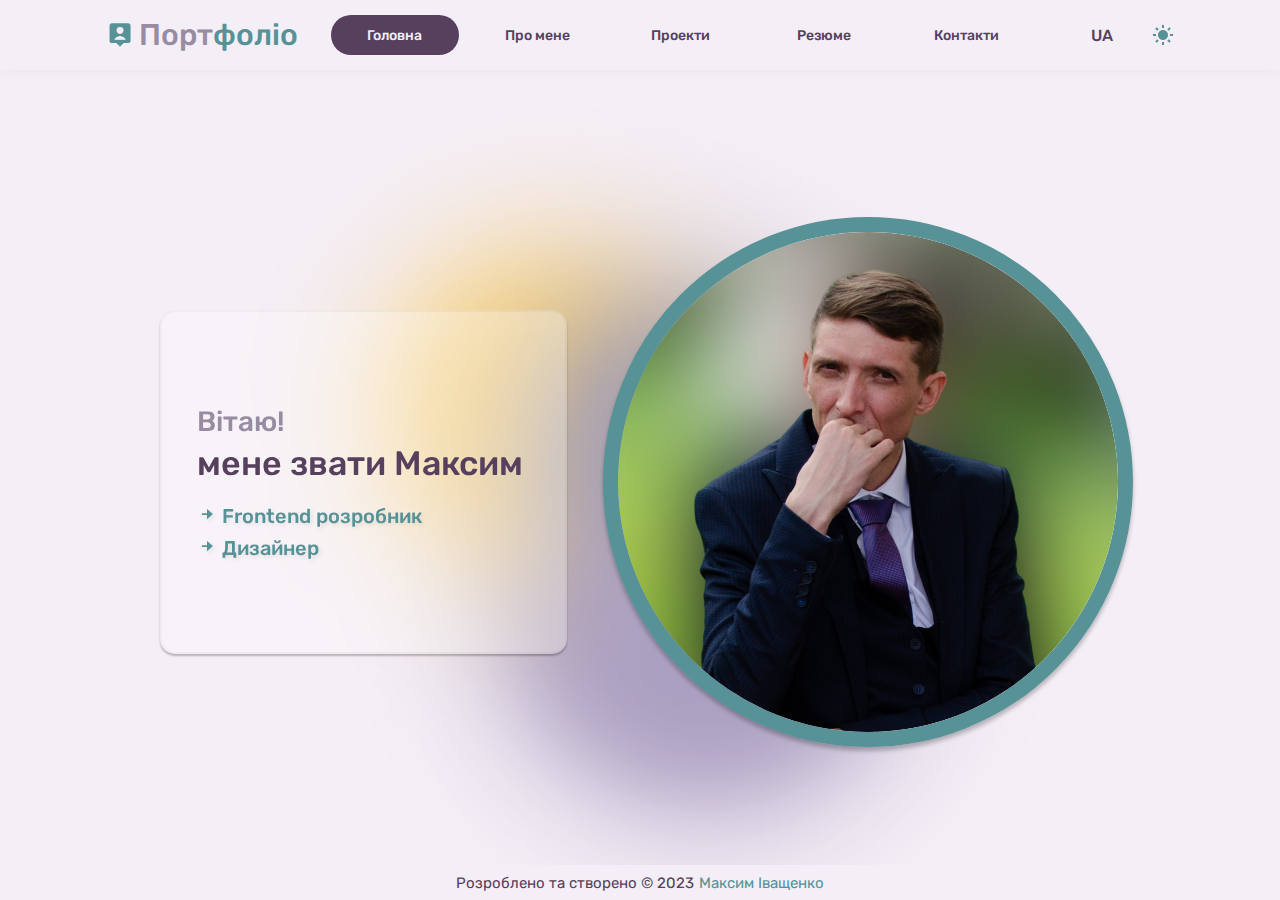
<file: index_ua.html>
<!DOCTYPE html>
<html lang="uk">
  <head>
    <meta charset="UTF-8">
    <meta name="viewport" content="width=device-width, initial-scale=1.0">
    <!-- FAVICON -->
    <link rel="icon" href="./favicon.png" type="image/png">
    <link rel="shortcut icon" href="./favicon.png" type="image/png">
    <!-- SWIPER SLIDE -->
    <link rel="stylesheet" href="./css/swiper-bundle.min.css">
    <!-- SPLIDE SWIPER -->
    <link rel="stylesheet" href="./css/splide-core.min.css">
    <!-- CSS -->
    <link rel="stylesheet" href="./css/reset.css">
    <link rel="stylesheet" href="./css/style.css">
    <link rel="stylesheet" href="./css/dark.css">
    <link rel="stylesheet" href="./css/media.css">
    <link
      href="https://unpkg.com/boxicons@2.1.4/css/boxicons.min.css"
      rel="stylesheet"
    >
    <title>Портфоліо | Максим Іващенко</title>
  </head>
  <body>
    <div class="wrapper">
      <!-- HEADER -->
      <header
        class="header"
        id="header"
      >
        <div class="header-logo">
          <img
            class="header-logo__light"
            src="./img/header/logo.png"
            alt="Logo"
          >
          <img
            class="header-logo__dark"
            src="./img/header/logo_dark.png"
            alt="Logo"
          >
          <span data-first-color="Порт" data-last-color="фоліо" id="portFolioMe"></span>
          <span data-first-color="Про" data-last-color="мене" id="aboutMe"></span>
          <span data-first-color="Про" data-last-color="екти" id="projectMe"></span>
          <span data-first-color="Резю" data-last-color="ме" id="resuMe"></span>
          <span data-first-color="Кон" data-last-color="такти" id="contactMe"></span>
        </div>
        <!-- DESKTOP -->
        <nav class="header-nav"> 
          <ul>
            <li class="header-nav__link active">
              <a id="homeLink" href="#"><i class='bx bxs-home'></i>Головна</a>
            </li>
            <li class="header-nav__link"> 
              <a id="aboutLink" href="#"><i class='bx bxs-user-rectangle'></i>Про мене</a>
            </li>
            <li class="header-nav__link">
              <a id="projectLink" href="#"><i class='bx bxs-image-alt'></i>Проекти</a>
            </li>
            <li class="header-nav__link">
              <a id="resumeLink" href="#"><i class='bx bxs-spreadsheet'></i>Резюме</a>
            </li>
            <li class="header-nav__link">
              <a id="contactLink" href="#"><i class='bx bxs-contact'></i>Контакти</a>
            </li>
          </ul>
        </nav>
        <div class="header-right-panel">
          <div class="header-lang-change">
            <div class="select-trigger" onclick="toggleOptions()">
              <span class="selected-option">UA</span>
            </div>
            <ul class="options">
              <li class="option" onclick="handleOptionClick('EN')">
                <a href="index_en.html">EN</a>
              </li>
              <li class="option" onclick="handleOptionClick('UA')">
                <a href="index_ua.html">UA</a>
              </li>
            </ul>
          </div>
          <div class="theme-mode">
            <img src="./img/header/theme_light__sun.svg" alt="Sun">
          </div>
        </div>
      </header>
      <div class="swiper mySwiper">
        <div class="swiper-wrapper">
          <!-- HOME -->
          <div class="swiper-slide" id="home">
            <div class="main-home">
              <div class="hero-wrapper">
                <section class="hero-section">
                  <div class="hero-background__primary">
                    <div class="hero-form">
                      <div class="hero-background__secondary home-mobile">
                        <img
                          class="light-image"
                          src="./img/main/hero/hero_avatar.png"
                          alt="Image"
                        >
                        <img
                          class="dark-image"
                          src="./img/main/hero/hero_avatar_dark.png"
                          alt="Image"
                        >
                      </div>
                      <p>Вітаю!</p>
                      <h2>мене звати Максим</h2>
                      <h3>
                        <i class="bx bxs-right-arrow-alt"></i>
                        Frontend розробник
                      </h3>
                      <h3>
                        <i class="bx bxs-right-arrow-alt"></i>
                        Дизайнер
                      </h3>
                    </div>
                  </div>
                </section>
                <div class="hero-background__secondary home-desktop">
                  <img
                    class="light-image"
                    src="./img/main/hero/hero_avatar.png"
                    alt="Image"
                  >
                  <img
                    class="dark-image"
                    src="./img/main/hero/hero_avatar_dark.png"
                    alt="Image"
                  >
                </div>
              </div>
            </div>
          </div>
          <!-- ABOUT -->
          <div class="swiper-slide" id="about">
            <div class="main-about">
              <div class="hero-about-wrapper">
                <section class="hero-about-section">
                  <div class="hero-about-background__primary">
                    <div class="hero-about-form">
                      <p>Привіт, я</p>
                      <h1>Максим Іващенко</h1>
                      <h3>
                        <i class="bx bxs-right-arrow-alt"></i>
                        Frontend розробник
                      </h3>
                      <h3>
                        <i class="bx bxs-right-arrow-alt"></i>
                        Дизайнер (Web, UI/UX, 3D, Interior)
                      </h3>
                      <span>// web-розробка</span>
                      <span
                        >Програміст, який має досвід створення
                        web та мобільних додатків на HTML / CSS / JavaScript / React Native.</span
                      >
                      <span>// чистий web та ui/ux дизайн</span>
                      <span
                        >Досвід і почуття смаку в дизайні. Я працюю
                        професійно в Figma / Adobe Photoshop / Illustrator
                        / XD / Autodesk 3ds Max.</span
                      >
                      <div class="about-form__button">
                        <button onclick="downloadFileUa()">Завантажити CV</button>
                        <button id="aboutReadMore">Резюме</button>
                      </div>
                    </div>
                  </div>
                </section>
                <div class="about-right-panel__wrapper">
                  <div class="hero-about-background__secondary">
                    <img
                      class="light-image"
                      src="./img/main/about/hero_avatar.png"
                      alt="Image"
                    >
                    <img
                      class="dark-image"
                      src="./img/main/about/hero_avatar_bw.png"
                      alt="Image"
                    >
                  </div>
                  <div class="about-social-container">
                    <div class="social-content">
                      <div class="light-image-mode">
                        <a target="_blank" href="https://github.com/Moonamee"
                          ><img
                            src="./img/main/about/light_soc_github.svg"
                            alt="GitHub"
                        ></a>
                        <a
                          target="_blank"
                          href="https://www.linkedin.com/in/max-ivashchenko-7b8337290/"
                          ><img
                            src="./img/main/about/light_soc_linkedin.svg"
                            alt="Linkedin"
                        ></a>
                        <a
                          target="_blank"
                          href="https://www.facebook.com/profile.php?id=100082964130525"
                          ><img
                            src="./img/main/about/light_soc_fb.svg"
                            alt="Facebook"
                        ></a>
                        <a
                          target="_blank"
                          href="https://www.instagram.com/maxgleroy/?hl=en"
                          ><img
                            src="./img/main/about/light_soc_instagram.svg"
                            alt="Instagram"
                        ></a>
                      </div>
                      <div class="dark-image-mode">
                        <a target="_blank" href="https://github.com/Moonamee"
                          ><img
                            src="./img/main/about/light_soc_github_darkmode.svg"
                            alt="GitHub"
                        ></a>
                        <a
                          target="_blank"
                          href="https://www.linkedin.com/in/max-ivashchenko-7b8337290/"
                          ><img
                            src="./img/main/about/light_soc_linkedin_darkmode.svg"
                            alt="Linkedin"
                        ></a>
                        <a
                          target="_blank"
                          href="https://www.facebook.com/profile.php?id=100082964130525"
                          ><img
                            src="./img/main/about/light_soc_fb_darkmode.svg"
                            alt="Facebook"
                        ></a>
                        <a
                          target="_blank"
                          href="https://www.instagram.com/maxgleroy/?hl=en"
                          ><img
                            src="./img/main/about/light_soc_instagram_darkmode.svg"
                            alt="Instagram"
                        ></a>
                      </div>
                    </div>
                  </div>
                </div>
              </div>
            </div>
          </div>
          <!-- PROJECT -->
          <div class="swiper-slide" id="project">
            <section class="splide" aria-label="Splide Basic HTML Example">
              <div class="my-slider-progress">
                <div class="my-slider-progress-bar"></div>
              </div>
              <div class="splide__arrows">
                <!-- Light mode -->
                <button
                  class="splide__arrow splide__arrow--prev"
                  id="prevButton"
                >
                  <i class="bx bxs-chevron-left-circle splide-circle"></i>
                </button>
                <button class="splide__arrow splide__arrow--next" id="prevNext">
                  <i class="bx bxs-chevron-right-circle splide-circle"></i>
                </button>
              </div>
              <div class="splide__track">
                <ul class="splide__list">
                  <!-- SLIDE 1 -->
                  <li class="splide__slide">
                    <div class="main-project">
                      <div class="main-project-wrapper">
                        <div class="main-project-container">
                          <div class="project-form">
                            <p>Aperture Studios</p>
                            <span>Фотограф та Відеооператор</span>
                            <span
                              >Це базовий макет сайту фотографа. Зроблена плавна анімація,
                              підказуючі спливаючі елементи, що фокусують увагу на
                              на головних деталях. Чорний мінімалістичний дизайн
                              сайту дає можливість зосередитися на фото
                              та проникнути в суть.</span
                            >
                            <div class="form-option__text_adaptive">
                              <span>Адаптив:</span>
                              <span>Настільний / Планшет / Мобільний</span>
                            </div>
                            <img class="project-form-cover" src="./img/main/project/aperture.jpg" alt="Aper">
                            <div class="project-form__button">
                              <button onclick="window.open('https://github.com/Moonamee/Aperture-Studios', '_blank')">Git</button>
                              <button onclick="window.open('https://moonamee.github.io/Aperture-Studios/', '_blank')">Наживо</button>
                              <button id="readMoreButton">Детальніше</button>
                            </div>
                          </div>
                          <div id="popupReadMore" class="popupReadMore">
                            <i
                              class="bx bxs-left-arrow-circle closeReadMore"
                              id="closeReadMore"
                            ></i>
                            <div class="popupReadMore-content">
                              <img
                                class="project-form-cover__visible"
                                src="./img/main/project/cover_aperture.png"
                                alt="Aperture"
                              >
                              <span>
                                Цей сайт є портфоліо фотографа та
                                та відеооператора під назвою Aperture Studios.
                              </span>
                              <p>
                                1. Головна сторінка сайту містить
                                інформацію про фотографа та
                                відеооператора, а також опис робіт.
                              </p>
                              <p>
                                2. У шапці сайту є меню, яке
                                 дозволяє переходити до різних розділів, наприклад
                                 як «Сфери діяльності», «Вибрані зображення», «Спорядження», «Контакт».
                              </p>
                              <p>
                                3. Сайт також пропонує можливість завантажити шаблон.
                              </p>
                              <p>
                                4. У розділі «Що ми робимо» представлені сфери, 
                                в яких спеціалізуються фотограф і відеооператор, 
                                наприклад, фотографія продуктів, фотографія архітектури, 
                                фотографія дроном і фотографія дикої природи.
                              </p>
                              <p>
                                5. На сайті також є розділи з фотодемонстраціями, 
                                інформацією про обладнання, що використовується, 
                                інформацією про минулих клієнтів, 
                                можливістю зв'язатися з фотографом та відеооператором.    
                              </p>
                              <p>
                                6. У фундаменті сайту розміщено логотип, 
                                навігаційні посилання, форму підписки на розсилку, 
                                інформацію про автора сайту.
                              </p>
                              <img
                                class="project-form-cover__visible"
                                src="./img/main/project/cover_aperture_mobile.png"
                                alt="Aperture"
                              >
                              <span>JavaScript</span>
                              <p>
                                Скрипт містить кілька функцій, 
                                які виконують різні дії при прокручуванні 
                                сторінки і зміні розмірів вікна браузера. 
                              </p>
                              <p>
                                1. Функція «Header bg parallax» відповідає за створення 
                                ефекту паралакса для фону заголовка. 
                                Він вибирає всі елементи з класом "main-container__bg" 
                                та під час прокручування сторінки змінює їх фонове 
                                положення в залежності від швидкості, 
                                зазначеної в атрибуті "data-speed".
                              </p>
                              <p>
                                2. Функція "Header on top" відповідає за зміну положення заголовка 
                                при прокручуванні сторінки. Якщо прокрутка досягає 
                                або перевищує 100 пікселів, заголовок переміщується вгору, 
                                а анімація вимикається. Якщо прокрутка менше 100 пікселів, 
                                заголовок повертається на стартове положення та анімація вмикається. 
                                Це відбувається лише тоді, коли ширина екрана перевищує 768 пікселів.
                              </p>
                              <p>
                                3. Функція "AOS OFF MOBILE" відповідає за вимкнення німування на мобільних пристроях. 
                                Вона виділяє всі елементи з атрибутом "data-aos" і при зміні розміру
                                вікна браузера прибирає цей атрибут для елементів з шириною екрана 
                                менше або дорівнює 768 пікселів. Коли ширина екрану 
                                перевищує 768 пікселів, атрибути "data-aos", "data-aos-offset" 
                                і "data-aos-easing" відновлюються для елементів. 
                                Таким чином, цей скрипт використовується для створення 
                                ефекту паралакса для фону заголовка, зміни положення заголовка 
                                при прокручуванні і вимкнення анімації на мобільних пристроях.
                              </p>
                              <a
                                target="_blank"
                                href="https://github.com/Moonamee/Aperture-Studios/blob/main/js/script.js"
                                >git js...</a
                              >
                            </div>
                          </div>
                        </div>
                        <div class="main-project-background"></div>
                        <div class="main-project-media">
                            <button
                            class="main-project__view"
                            id="view-slide1"
                            >
                            Відкрити
                            </button>
                            <div id="popup-slide1">
                              <div class="popup-content">
                                <iframe
                                  class="window-container"
                                  src="https://moonamee.github.io/Aperture-Studios/"
                                 ></iframe>
                              </div>
                              <div class="popup-side-panel">
                                <div class="side-panel__content">
                                  <i
                                    class="bx bxs-x-circle close-button"
                                    id="close-slide1"
                                  ></i>
                                  <i class="bx bx-devices"></i>
                                  <a target="_blank" href="https://github.com/Moonamee/Aperture-Studios" class='bx bxl-github'></a>
                                </div>
                              </div>
                            </div>
                            <div class="project-monitor__cover">
                              <img
                                src="./img/main/project/cover_aperture_mobile.png"
                                alt="Aperture"
                              >
                            </div>
                            <div class="project-monitor">
                              <img
                                src="./img/main/project/cover_aperture.png"
                                alt="Monitor"
                              >
                            </div>
                        </div>
                      </div>
                    </div>
                  </li>
                  <!-- SLIDE 2 -->
                  <li class="splide__slide">
                    <div class="main-project">
                      <div class="main-project-wrapper">
                        <div class="main-project-container">
                          <div class="project-form">
                            <p>Bright Light</p>
                            <span>Співачка / Dj / Музичний продюсер</span>
                            <span
                              >Сайт містить різні розділи, новини, 
                              інформацію про Bright Lights (співачку та продюсера), 
                              останні треки, галерею та інформацію про майбутні події. 
                              Кожен розділ має свої унікальні елементи, такі як зображення, 
                              текстовий опис та посилання. Загалом, 
                              сайт-портфоліо покликаний продемонструвати творчість та 
                              досягнення Bright Lights, а також надати інформацію та розвагу 
                              відвідувачам сайту.</span
                            >
                            <div class="form-option__text_adaptive">
                              <span>Адаптив:</span>
                              <span>Настільний / Планшет / Мобільний</span>
                            </div>
                            <img class="project-form-cover" src="./img/main/project/brightlight.jpg" alt="BL">
                            <div class="project-form__button">
                              <button onclick="window.open('https://github.com/Moonamee/Bright-Light-Produser-Personal-Site', '_blank')">Git</button>
                              <button onclick="window.open('https://moonamee.github.io/Bright-Light-Produser-Personal-Site', '_blank')">Наживо</button>
                              <button id="readMoreButtonNext">Детальніше</button>
                            </div>
                          </div>
                          <div id="popupReadMoreNext" class="popupReadMore">
                            <i
                              class="bx bxs-left-arrow-circle closeReadMore"
                              id="closeReadMoreNext"
                            ></i>
                            <div class="popupReadMore-content">
                              <img
                                class="project-form-cover__visible"
                                src="./img/main/project/cover_brightlight.png"
                                alt="BL"
                              >
                              <span
                                >Цей сайт є музичним сайтом виконавця під назвою "Bright Lights".</span
                              >
                              <p>
                                1. Сайт має наступну структуру: Шапка
                                містить логотип художника, головне меню
                                з посиланнями на розділи сайту (Головна,
                                Новини, Про нас, Музика, Галерея, Гастролі), а також
                                блок з плеєром для прослуховування
                                музики.</p
                              >
                              <p>
                                2. Основний контент (main) сайту
                                розділений на кілька блоків: Блок новин
                                (News), який містить картки з новинами та
                                можливість прочитати деталі. (About Us)
                                блок з описом виконавця та його
                                досягнень. Блок з цитатою та посиланням
                                на інтерв'ю з артистом. (Latest tracks)
                                блок, що містить обкладинку треку, плеєр та
                                плейлист з посиланнями на треки. Блок з галереєю, що містить зображення артиста. Блок з найближчими подіями та турами, що включає картки з інформацією про події та посиланнями на
                                придбання квитків.
                              </p>
                              <p>
                                3. Сайт має адаптивний дизайн і пропонує
                                зручну навігацію по розділах.
                              </p>
                              <img
                                class="project-form-cover__visible"
                                src="./img/main/project/cover_brightlight_mobile.png"
                                alt="BL"
                              >
                              <span>JavaScript</span>
                              <p>
                                Цей сайт містить наступні JavaScript елементи:
                              </p>
                              <p>
                                1. Ініціалізуємо бібліотеку AOS (Animate On Scroll)
                                викликавши функцію AOS.init(). Ця
                                бібліотека дозволяє додавати анімацію до елементів
                                при прокручуванні сторінки.
                              </p>
                              <p>
                                2. Функціональність мобільного
                                плеєра. Використовуючи JavaScript, відтворення аудіо та
                                призупинення, відображення часу та прогресу відтворення аудіо
                                на мобільному плеєрі.
                              </p>
                              <p>
                                3. Реалізація функціоналу прокрутки сторінок 
                                при натисканні на пункти меню, сторінка плавно 
                                прокручується до відповідного розділу.
                              </p>
                              <p>
                                4. Реалізація ефекту паралакса на сайті При прокручуванні сторінки фон шапки сайту рухається зі швидкістю, що відрізняється
                                ніж швидкість прокрутки сторінки, створюючи ефект глибини.
                              </p>
                              <p>
                                5. Реалізація плавної прокрутки до шапки
                                при завантаженні сторінки. При завантаженні сторінки відбувається плавна прокрутка
                                сторінка плавно прокручується до заголовка, щоб
                                щоб користувач міг одразу побачити
                                вміст сторінки.
                              </p>
                              <p>
                                6. Реалізація функціоналу відкриття
                                та закриття контейнера з описом новини
                                при натисканні на кнопку "Детальніше". При натисканні на кнопку "Детальніше"
                                контейнер з описом новини
                                відкривається, та при повторному натисканні - закривається.
                              </p>
                              <p>
                                7. Реалізація функціоналу аудіоплеєра. 
                                Аудіоплеєр з функціями управління відтворенням,
                                 регулюванням гучностіта відображення прогресу відтворення.
                              </p>
                              <p>
                                8. Реалізація функціональності спливаючих вікон.
                                При натисканні на текстову іконку відкривається спливаюче вікно
                                з додатковою інформацією, яке можна закрити
                                натиснувши за межами вікна.
                              </p>
                              <p>
                                9. Відтворення відео за допомогою YouTube API та
                                відображення відео в модальному вікні. При натисканні на
                                відео відкривається модальне вікно, в якому відтворюється
                                відео за допомогою API YouTube.
                              </p>
                              <p>
                                10. Реалізація галереї зображень з можливістю збільшення 
                                зображення при натисканні. Коли ви натискаєте на зображення 
                                в галереї, воно збільшується для більш детального перегляду.
                              </p>
                              <p>
                                11. За допомогою Swiper створюється Slide з можливістю навігації та перемикання зображень. Swiper
                                дозволяє створювати адаптивні слайди з
                                різноманітними налаштуваннями та ефектами переходу.
                              </p>
                              <p>
                                12. Додає ефект тіні до перемикача, якщо цей прапорець позначено.
                                Перемикач додає яскравий ефект тіні до фону слайда.
                              </p>
                              <p>
                                13. Використання Splide для створення слайдера події з
                                адаптивним відображенням на різних пристроях. Splide
                                дозволяє створювати слайдери подій, які можна
                                адаптувати для різних пристроїв та роздільної здатності екрану.
                              </p>
                              <p>
                                14. Різноманітні функції для керування видимістю
                                та поведінкою елементів сторінки. Ці функції
                                дозволяють керувати відображенням і поведінкою
                                елементів на основі дій користувача або стану сторінки.
                              </p>
                              <p>
                                Це лише загальний опис
                                елементів JavaScript на цьому сайті.
                              </p>
                              <a
                                target="_blank"
                                href="https://github.com/Moonamee/Bright-Light-Produser-Personal-Site/blob/main/js/script.js"
                                >git js...</a
                              >
                            </div>
                          </div>
                        </div>
                        <div class="main-project-background"></div>
                        <div class="main-project-media">
                            <button
                              class="main-project__view"
                              id="view-slide2"
                            >
                            Відкрити
                            </button>
                          <div id="popup-slide2">
                            <div class="popup-content2">
                              <iframe
                                class="window-container"
                                src="https://moonamee.github.io/Bright-Light-Produser-Personal-Site/"
                              ></iframe>
                            </div>
                            <div class="popup-side-panel">
                              <div class="side-panel__content">
                                <i
                                  class="bx bxs-x-circle close-button"
                                  id="close-slide2"
                                ></i>
                                <i class="bx bx-devices devices2"
                                  ></i
                                >
                                <a target="_blank" href="https://github.com/Moonamee/Bright-Light-Produser-Personal-Site" class='bx bxl-github'></a>  
                              </div>
                            </div>
                          </div>
                          <div class="project-monitor__cover">
                            <img
                              src="./img/main/project/cover_brightlight_mobile.png"
                              alt="Aperture"
                            >
                          </div>
                          <div class="project-monitor">
                            <img
                              src="./img/main/project/cover_brightlight.png"
                              alt="Monitor"
                            >
                          </div>
                        </div>
                      </div>
                    </div>
                  </li>
                  <!-- SLIDE 3 -->
                  <li class="splide__slide">
                    <div class="main-project">
                      <div class="main-project-wrapper">
                        <div class="main-project-container">
                          <div class="project-form">
                            <p>Taster</p>
                            <span>Платформа та швидкий старт рестораторів</span>
                            <span
                              >Цей сайт є веб-сторінкою про компанію, 
                              пов'язану з ресторанним бізнесом. 
                              Сайт містить шапку з логотипом та навігаційним
                              меню, основний контент з такими розділами, як "Шапка",
                              "Про компанію", "Статистика" та "Більше", а також футер
                              з додатковими посиланнями та інформацією про
                              автора сайту. Сторінка має адаптивний
                              дизайн та пропонує зручну навігацію по
                              розділам.</span
                            >
                            <div class="form-option__text_adaptive">
                              <span>Адаптив:</span>
                              <span>Настільний / Планшет / Мобільний</span>
                            </div>
                            <img class="project-form-cover" src="./img/main/project/taster.jpg" alt="Taster">
                            <div class="project-form__button">
                              <button onclick="window.open('https://github.com/Moonamee/Taster-Eat-landing-page', '_blank')">Git</button>
                              <button onclick="window.open('https://moonamee.github.io/Taster-Eat-landing-page', '_blank')">Наживо</button>
                              <button id="readMoreButtonTaster">Детальніше</button>
                            </div>
                          </div>
                          <div id="popupReadMoreTaster" class="popupReadMore">
                            <i
                              class="bx bxs-left-arrow-circle closeReadMore"
                              id="closeReadMoreTaster"
                            ></i>
                            <div class="popupReadMore-content">
                              <img
                                class="project-form-cover__visible"
                                src="./img/main/project/cover_taster.png"
                                alt="Taster"
                              >
                              <span
                                >Цей сайт є веб-сторінкою, пов'язаною з
                                ресторанною індустрією.</span
                              >
                              <p>
                                1. Сайт містить шапку з логотипом та навігацією
                                меню, основний зміст з такими розділами, як
                                "Заголовок", "Відкрий для себе", "Статистика" та "Більше",
                                та нижній колонтитул з додатковими посиланнями.
                              </p>

                              <p>
                                2. Сайт пропонує інформацію про компанію, запрошує рестораторів приєднатися до
                                Taster і запускати віртуальні ресторани
                                на базі існуючої кухні.
                              </p>
                              <p>
                                3. Також підкреслюється, що Taster - це
                                колекція онлайн-ресторанів, які
                                присвячені наданню найкращих страв вуличної їжі.
                              </p>
                              <p>
                                4. Веб-сайт має адаптивний дизайн та
                                пропонує зручну навігацію по розділах.
                              </p>
                              <img
                                class="project-form-cover__visible"
                                src="./img/main/project/cover_taster_mobile.png"
                                alt="Taster"
                              >
                              <span>JavaScript</span>
                              <p>Код виконує наступні функції:</p>
                              <p>
                                1. AOS.init(); - ініціалізує бібліотеку AOS (Animate On
                                Scroll), яка анімацію до елементів при прокручуванні сторінки.
                              </p>
                              <p>
                                2. Меню бургера: Натискання на елемент з
                                класом "mobile div" додає/видаляє класи "active", "open"
                                і "show" з відповідних елементів
                                з класами "mobileDiv", "mobileNav" і
                                "mobileNavUl". Це дозволяє меню бургер
                                відображатися і ховатися при натисканні. При
                                кліку за межами області з класом "mobile",
                                класи "active", "open" і "show" елементів з класами "mobileDiv", "mobileNav"
                                і "mobileNavUl" видаляються. Це дозволяє приховати меню
                                меню бургера ховатися при кліці за межами
                                його області. Для кожного елемента списку з класом "mobile
                                ul li", задається затримка анімації за допомогою
                                властивість "animationDelay".
                              </p>
                              <p>
                                3. accordion: Отримує всі елементи з класом
                                "accordion" і додає обробник події "click" для
                                для кожного елемента. Коли елемент акордеона натискається, він перемикає "активний" клас та
                                змінює стиль відображення наступного елемента
                                (панелі). Якщо стиль відображення встановлено як "flex",
                                він змінюється на "none", і навпаки. Цей код
                                відповідає за меню бургер та акордеон
                                на веб-сторінці.
                              </p>
                              <a
                                target="_blank"
                                href="https://github.com/Moonamee/Taster-Eat-landing-page/blob/main/js/script.js"
                                >git js...</a
                              >
                            </div>
                          </div>
                        </div>
                        <div class="main-project-background"></div>
                        <div class="main-project-media">
                          <button
                            class="main-project__view"
                            id="view-slide3"
                            >
                            Відкрити
                          </button>
                          <div id="popup-slide3">
                            <div class="popup-content3">
                              <iframe
                                class="window-container"
                                src="https://moonamee.github.io/Taster-Eat-landing-page/"
                              ></iframe>
                            </div>
                            <div class="popup-side-panel">
                              <div class="side-panel__content">
                                <i
                                  class="bx bxs-x-circle close-button"
                                  id="close-slide3"
                                ></i>
                                <i class="bx bx-devices devices3"
                                  ></i
                                >
                                <a target="_blank" href="https://github.com/Moonamee/Taster-Eat-landing-page" class='bx bxl-github'></a>  
                              </div>
                            </div>
                          </div>
                          <div class="project-monitor__cover">
                            <img
                              src="./img/main/project/cover_taster_mobile.png"
                              alt="Aperture"
                            >
                          </div>
                          <div class="project-monitor">
                            <img
                              src="./img/main/project/cover_taster.png"
                              alt="Monitor"
                            >
                          </div>
                        </div>
                      </div>
                    </div>
                  </li>
                  <!-- SLIDE 4 -->
                  <li class="splide__slide">
                    <div class="main-project">
                      <div class="main-project-wrapper">
                        <div class="main-project-container">
                          <div class="project-form">
                            <p>Farmzi</p>
                            <span>Садівництво та Землеробство</span>
                            <span
                              >Цей сайт є веб-сторінкою з інформацією про
                              компанію, що пропонує послуги з догляду за садом та ландшафтним дизайном
                              послуги. На сайті є розділи, що включають в себе
                              інформація про компанію, послуги, команда, клієнти, останні новини
                              та контактні дані.</span
                            >
                            <div class="form-option__text_adaptive">
                              <span>Адаптив:</span>
                              <span>Настільний / Планшет / Мобільний</span>
                            </div>
                            <img class="project-form-cover" src="./img/main/project/farmzi.jpg" alt="Farmzi">
                            <div class="project-form__button">
                              <button onclick="window.open('https://github.com/Moonamee/Farmzi-landing-nature', '_blank')">Git</button>
                              <button onclick="window.open('https://moonamee.github.io/Farmzi-landing-nature', '_blank')">Наживо</button>
                              <button id="readMoreButtonFarmzi">Детальніше</button>
                            </div>
                          </div>
                          <div id="popupReadMoreFarmzi" class="popupReadMore">
                            <i
                              class="bx bxs-left-arrow-circle closeReadMore"
                              id="closeReadMoreFarmzi"
                            ></i>
                            <div class="popupReadMore-content">
                              <img
                                class="project-form-cover__visible"
                                src="./img/main/project/cover_farmzi.png"
                                alt="Farmzi"
                              >
                              <span
                                >Цей сайт є веб-платформою, присвяченою
                                садівництва та ландшафтного дизайну.</span
                              >
                              <p>
                                1. На головній сторінці сайту є яскравий і привабливий блок 
                                героя, який привертає увагу відвідувачів і знайомить їх з 
                                садівничою атмосферою. Тут можна знайти надихаючі 
                                цитати та запрошення ознайомитися з усіма послугами, 
                                які пропонує компанія.
                              </p>
                              <p>
                                2. На сторінці "Про нас" ви можете знайти детальну
                                інформацію про саму компанію, її
                                досвід та підхід до садівництва. Тут також
                                розміщені фотографії та описи ключових членів команди
                                щоб відвідувачі могли ближче познайомитися з
                                фахівцями, які працюють у компанії.
                              </p>
                              <p>
                                3. Розділ "Послуги" пропонує детальний
                                опис різних видів послуг
                                які надає компанія. Тут ви можете знайти
                                інформацію про посадку квітів, вирощування
                                дерев, видалення бур'янів та поливу саду.
                                Кожна послуга супроводжується фотографіями та описом
                                переваг.
                              </p>
                              <p>
                                4. Компанія також пропонує відеоінтро, яке
                                можна переглянути на сайті. Це дозволяє
                                відвідувачам побачити роботу компанії та почати
                                здійснювати свої мрії про власний сад.
                              </p>
                              <p>
                                5. На сайті також є розділи "Команда" та "Щасливі
                                Клієнти", в яких розміщені фотографії та
                                відгуки про роботу компанії. Це дозволяє
                                відвідувачам дізнатися про професіоналізм та
                                та якість послуг, що надаються.
                              </p>
                              <p>
                                6. На сайті також є розділ "Останні новини"
                                де зібрані корисні поради щодо садівництва та ландшафтного дизайну.
                                поради та підказки. Тут ви можете знайти статті
                                про правильний догляд за садом, вибір рослин та
                                інші цікаві теми.
                              </p>
                              <p>
                                7. Внизу сторінки знаходиться колонтитул з
                                контактною інформацією компанії та посиланням на
                                розробника сайту. Тут також розміщені посилання на
                                соціальні мережі компанії, де відвідувачі можуть
                                дізнатися більше та зв'язатися з командою.
                              </p>
                              <p>
                                8. Загалом, цей сайт пропонує повну платформу
                                для тих, хто цікавиться садівництвом та ландшафтним
                                дизайном. Він надає інформацію, натхнення
                                та послуги, необхідні для створення та підтримки
                                красивого саду.
                              </p>
                              <img
                                class="project-form-cover__visible"
                                src="./img/main/project/cover_farmzi_mobile.png"
                                alt="Farmzi"
                              >
                              <span>JavaScript</span>
                              <p>
                                JavaScript-код виконує наступні дії:
                              </p>
                              <p>
                                1. При натисканні на елементи всередині блоку
                                з класом "mobile div", відбувається наступне:
                                Елементи з класом "mobile div" перемикають клас
                                "active". Елементи з класом "mobile nav"
                                перемикають клас "open". Елементи з класом "mobile
                                nav ul" перемикають клас "show".
                              </p>
                              <p>
                                2. У циклі відбувається наступне: Для кожного
                                li всередині списку з класом "mobile
                                ul", застосовується стиль CSS з анімацією затримки. 
                                Анімація затримки розраховується на основі індексу елемента.
                              </p>
                              <p>
                                3. Далі йде код для акордеону: Всіелементи з класом 
                                "accordion".  Для кожного елемента додається обробник 
                                події "click". При натисканні на елемент відбувається 
                                перемикання "active" класу і наступний елемент (панель) 
                                відображається/приховується.
                              </p>
                              <p>
                                Цей код використовує бібліотеку jQuery для роботи з
                                DOM-елементами і плагін Swiper для створення
                                слайдера. Він також містить код для створення
                                акордеона без використання jQuery.
                              </p>
                              <a
                                target="_blank"
                                href="https://github.com/Moonamee/Farmzi-landing-nature/blob/main/js/script.js"
                                >git js...</a
                              >
                            </div>
                          </div>
                        </div>
                        <div class="main-project-background"></div>
                        <div class="main-project-media">
                            <button
                              class="main-project__view"
                              id="view-slide4"
                            >
                            Відкрити
                            </button>
                          <div id="popup-slide4">
                            <div class="popup-content4">
                              <iframe
                                class="window-container"
                                src="https://moonamee.github.io/Farmzi-landing-nature/"
                              ></iframe>
                            </div>
                            <div class="popup-side-panel">
                              <div class="side-panel__content">
                                <i
                                  class="bx bxs-x-circle close-button"
                                  id="close-slide4"
                                ></i>
                                <i class="bx bx-devices devices4"
                                  ></i
                                >
                                <a target="_blank" href="https://github.com/Moonamee/Farmzi-landing-nature" class='bx bxl-github'></a>
                              </div>
                            </div>
                          </div>
                          <div class="project-monitor__cover">
                            <img
                              src="./img/main/project/cover_farmzi_mobile.png"
                              alt="Aperture"
                            >
                          </div>
                          <div class="project-monitor">
                            <img
                              src="./img/main/project/cover_farmzi.png"
                              alt="Monitor"
                            >
                          </div>
                        </div>
                      </div>
                    </div>
                  </li>
                  <!-- SLIDE 5 -->
                  <li class="splide__slide">
                    <div class="main-project">
                      <div class="main-project-wrapper">
                        <div class="main-project-container">
                          <div class="project-form">
                            <p>Ozart</p>
                            <span>Портфоліо UX/UI дизайнера</span>
                            <span
                              >Цей сайт є портфоліо UX/UI дизайнера,
                              продуктового дизайнера, творця контенту та креативного
                              директора. Сайт містить розділи, в яких представлена
                              інформація про дизайнерку, її навички та
                              досвід. На головній сторінці є вітальна зона з
                              фотографією дизайнерки та коротким описом
                              її навичок.</span
                            >
                            <div class="form-option__text_adaptive">
                              <span>Адаптив:</span>
                              <span>Настільний / Планшет / Мобільний</span>
                            </div>
                            <img class="project-form-cover" src="./img/main/project/ozart.jpg" alt="Ozart">
                            <div class="project-form__button">
                              <button onclick="window.open('https://github.com/Moonamee/Ozart-Landing-Portfolio', '_blank')">Git</button>
                              <button onclick="window.open('https://moonamee.github.io/Ozart-Landing-Portfolio', '_blank')">Наживо</button>
                              <button id="readMoreButtonOzart">Детальніше</button>
                            </div>
                          </div>
                          <div id="popupReadMoreOzart" class="popupReadMore">
                            <i
                              class="bx bxs-left-arrow-circle closeReadMore"
                              id="closeReadMoreOzart"
                            ></i>
                            <div class="popupReadMore-content">
                              <img
                                class="project-form-cover__visible"
                                src="./img/main/project/cover_ozart.png"
                                alt="Ozart"
                              >
                              <span>Сайт описується наступним чином:</span>
                              <p>
                                1. Шапка сайту: Логотип, який є посиланням на
                                головну сторінку. Кнопка пошуку, при натисканні на яку
                                відкриває поле для введення запиту. Навігаційне
                                меню, яке містить розділи "Головна", "Про мене",
                                "Подарунки" та "Контакти".
                              </p>
                              <p>
                                2. Основна частина сайту: Шапка сайту
                                що містить привітання та інформацію про
                                дизайнера. Фотографія дизайнера.
                              </p>
                              <p>
                                3. Соціальні мережі: Іконки для доступу до
                                профілів дизайнера в соціальних мережах.
                              </p>
                              <p>
                                4. Розділ "Про мене": Коротке відео про
                                дизайнера.
                              </p>
                              <p>
                                5. Розділ "Що я роблю": Блок, що описує
                                три сфери діяльності дизайнера: "Ui & UX
                                Дизайн", "Графічний дизайн" та "Веб-розробка".
                              </p>
                              <p>
                                6. Портфоліо: Фільтри для вибору категорії
                                роботи. Галерея із зображеннями проектів.
                              </p>
                              <p>
                                7. Розділ "Відгуки клієнтів": Замовник відгук про роботу дизайнера.
                              </p>
                              <p>
                                8. Розділ "Зв'язатися з нами": Заголовок та
                                опис, що заохочує зв'язатися з
                                дизайнером. Кнопка "Зв'язатися" для переходу до
                                контактної форми. Соціальні мережі дизайнера.
                              </p>
                              <p>
                                9. Розділ "Мій блог": Назва розділу. Запис у блозі
                                картки з датою, кількістю коментарів, вподобань,
                                автором та коротким описом.
                              </p>
                              <p>
                                10. Нижній колонтитул: Інформація про дизайнера та
                                як з ним зв'язатися. Копірайт і посилання
                                на автора шаблону.
                              </p>
                              <img
                                class="project-form-cover__visible"
                                src="./img/main/project/cover_ozart_mobile.png"
                                alt="Ozart"
                              >
                              <span>JavaScript</span>
                              <p>
                                Код, який виконує різні дії на веб-сторінці. Ось його пояснення:
                              </p>
                              <p>
                                1. `$(".popup").css ("display", "none");` - Встановлює
                                початкове значення властивості CSS `display`
                                для елемента з класом "popup" як "none",
                                що спочатку приховує його.
                              </p>
                              <p>
                                2. Обробник кліків на кнопках меню бургерів: Додає метод
                                обробник події кліку на кнопці меню бургерів. При натисканні кнопки
                                перемикає "активний" клас для кнопки та меню, що дозволяє анімувати
                                відображення та приховування меню.
                              </p>
                              <img
                                src="./img/main/project/code_ozart_2.jpg"
                                alt="code2"
                              >
                              <p>
                                3. Обробник кліку на зображенні в галереї портфоліо: Додає обробник кліку на зображенні
                                всередині елемента з класом
                                "portfolio-gallery-box". При натисканні на зображення, отримує його шлях до джерела і встановлює його в атрибут
                                `src` атрибуту зображення всередині елемента
                                з класом "popup". Потім за допомогою методу `fadeIn()`
                                плавно відображає елемент з класом
                                класом "popup".
                              </p>
                              <img
                                src="./img/main/project/code_ozart_3.jpg"
                                alt="code2"
                              >
                              <p>
                                4. Обробник кліку на кнопці закриття спливаючого вікна: $(".close").click(function () {
                                $(".popup").fadeOut(); }); Додає обробник кліку
                                до елементу з класом "close". При натисканні на кнопку закриття
                                за допомогою методу `fadeOut()` плавно приховує елемент, з класом "popup".
                              </p>
                              <img
                                src="./img/main/project/code_ozart_4.jpg"
                                alt="code2"
                              >
                              <p>
                                5. Обробник для кліку на області навколо
                                щоб закрити спливаюче вікно: $(".popup-wrap").click(function
                                () { $(".popup").fadeOut(); }); Додає обробник кліку
                                до елементу з класом
                                "popup-wrap". При натисканні на область навколо
                                спливаючого вікна, за допомогою методу `fadeOut()`,
                                плавно ховає елемент з класом "popup".
                              </p>
                              <img
                                src="./img/main/project/code_ozart_5.jpg"
                                alt="code2"
                              >
                              <p>
                                6. Функція `toggleSearchInput()` для перемикання
                                відображення поля пошуку: Отримує посилання на
                                на елементи з класами "search_input" та
                                "search_img". При виклику функції
                                перевіряється поточне значення властивості CSS `display`
                                для поля пошуку. Якщо воно дорівнює
                                "block", вона приховує поле пошуку і видаляє
                                клас "clicked" з елемента з класом
                                "search_img". Якщо значення не дорівнює
                                "block", то відображається поле пошуку і додається клас
                                "clicked" до елемента з класом
                                "search_img".
                              </p>
                              <img
                                src="./img/main/project/code_ozart_6.jpg"
                                alt="code2"
                              >
                              <p>
                                7. Обробник кліку за межами поля пошуку, щоб
                                приховати його: Додає до документа обробник клацання.
                                При натисканні поза полем пошуку і
                                елемента з класом "search_img", ховає поле пошуку
                                поле пошуку і видаляє клас "clicked"
                                з елемента з класом "search_img".
                              </p>
                              <img
                                src="./img/main/project/code_ozart_7.jpg"
                                alt="code2"
                              >
                              <p>
                                Цей код відповідає за функціональність
                                спливаючого вікна, меню бургерів, галереї портфоліо та
                                поля пошуку на веб-сторінці.
                              </p>
                              <a
                                target="_blank"
                                href="https://github.com/Moonamee/Ozart-Landing-Portfolio/blob/main/js/script.js"
                                >git js...</a
                              >
                            </div>
                          </div>
                        </div>
                        <div class="main-project-background"></div>
                        <div class="main-project-media">
                          <button
                              class="main-project__view"
                              id="view-slide5"
                            >
                            Відкрити
                          </button>
                          <div id="popup-slide5">
                            <div class="popup-content5">
                              <iframe
                                class="window-container"
                                src="https://moonamee.github.io/Ozart-Landing-Portfolio/"
                              ></iframe>
                            </div>
                            <div class="popup-side-panel">
                              <div class="side-panel__content">
                                <i
                                  class="bx bxs-x-circle close-button"
                                  id="close-slide5"
                                ></i>
                                <i class="bx bx-devices devices5"
                                  ></i
                                >
                                <a target="_blank" href="https://github.com/Moonamee/Ozart-Landing-Portfolio" class='bx bxl-github'></a>
                              </div>
                            </div>
                          </div>
                          <div class="project-monitor__cover">
                            <img
                              src="./img/main/project/cover_ozart_mobile.png"
                              alt="Aperture"
                            >
                          </div>
                          <div class="project-monitor">
                            <img
                              src="./img/main/project/cover_ozart.png"
                              alt="Monitor"
                            >
                          </div>
                        </div>
                      </div>
                    </div>
                  </li>
                  <!-- SLIDE 6 -->
                  <li class="splide__slide">
                    <div class="main-project">
                      <div class="main-project-wrapper">
                        <div class="main-project-container">
                          <div class="project-form">
                            <p>Minimal Player</p>
                            <span>UX/UI React Native Додаток</span>
                            <span
                              >Цей плеєр є компонентом React Native для
                              для відтворення аудіофайлів. Загалом, цей плеєр є
                              не тільки потужний інструмент для відтворення аудіофайлів,
                              але й справжнім витвором мистецтва, який привертає
                              увагу та створює приємну атмосферу для
                              насолоди музикою.</span
                            >
                            <div class="player-cover__wrapp">
                              <img class="project-form-cover__player" src="./img/main/project/cover_rn_1.png" alt="Player1">
                              <img class="project-form-cover__player" src="./img/main/project/cover_rn_2.png" alt="Player2">
                              <img class="project-form-cover__player" src="./img/main/project/cover_rn_3.png" alt="Player3">
                            </div>
                            <div class="project-form__button">
                              <button onclick="window.open('https://github.com/Moonamee/Minaimal-Player', '_blank')">Git</button>
                              <button id="readMoreButtonPlayer">Детальніше</button>
                            </div>
                          </div>
                          <div id="popupReadMorePlayer" class="popupReadMore">
                            <i
                              class="bx bxs-left-arrow-circle closeReadMore"
                              id="closeReadMorePlayer"
                            ></i>
                            <div class="popupReadMore-content">
                              <div class="player-cover__wrapp-popup">
                                <img class="project-form-cover__player-popup" src="./img/main/project/cover_rn_2.png" alt="Player2">
                              </div>
                              <span>Цей плеєр - справжній витвір мистецтва!</span>
                              <p>
                                1. Він має красивий та елегантний дизайн, який
                                привертає погляд і створює приємну
                                атмосферу.
                              </p>
                              <p>
                                2. Він має всі необхідні функції для повного
                                контролю над відтворенням аудіо.
                              </p>
                              <p>
                                3. Інтерфейс плеєра включає стильні
                                кнопки керування, такі як відтворення, перемотування, пауза та
                                повтор.
                              </p>
                              <p>
                                4. Вони розміщені таким чином, щоб забезпечити зручність
                                використання та зручність навігації.
                              </p>
                              <p>
                                5. Плеєр використовує AudioContext, який
                                дозволяє отримати доступ до інформації про
                                поточний аудіофайл та керування відтворенням
                                функціями відтворення.
                              </p>
                              <p>
                                6. Це забезпечує гнучкість і потужність в управлінні аудиофайлами.
                              </p>
                              <p>
                                7. Особливістю цього плеєра єможливість пересуватися по треку за допомогою повзунка.
                              </p>
                              <p>
                                8. Це дає змогу точно вибрати позицію відтворення 
                                та насолоджуватися музикою в
                                потрібний момент.
                              </p>
                              <p>
                                9. Інформація про поточний трек
                                відображається чітко та стильно.
                              </p>
                              <p>
                                10. Ви можете бачити назву файлу та формат аудіо
                                тож ви завжди будете в курсі того, що відтворюється.
                              </p>
                              <p>
                                11. Всі кнопки управління зроблені з використанням
                                різних іконок з пакету expo-vector-icons, 
                                що надає їм унікального та привабливого вигляду.
                              </p>
                              <p>
                                12. Плеєр також має гарні
                                анімації, які створюють ефекти, коли ви натискаєте
                                кнопки відтворення.
                              </p>
                              <p>
                                13. Це додає динамічності та інтерактивності у
                                використання плеєра.
                              </p>
                              <p>
                                14. Градієнтне фонове зображення, створене за допомогою компонента
                                LinearGradient, надає програвачу
                                додаткової естетичної привабливості.
                              </p>
                              <p>
                                15. Поєднання різних відтінків створює
                                привабливий візуальний ефект.
                              </p>
                            </div>
                          </div>
                        </div>
                        <div class="main-project-background"></div>
                        <div class="main-project-media">
                          <div class="main-project-image">
                            <div class="main-image-container">
                              <img
                                src="./img/main/project/cover_rn_1.png"
                                alt="Player"
                              >
                              <img
                                src="./img/main/project/cover_rn_2.png"
                                alt="Player"
                              >
                              <img
                                src="./img/main/project/cover_rn_3.png"
                                alt="Player"
                              >
                            </div>
                          </div>
                        </div>
                      </div>
                    </div>
                  </li>
                  <!-- SLIDE 7 -->
                  <!-- <li class="splide__slide slide-scroll">
                    <div class="main-image-container__interior">
                      <div class="top-grid-container">
                        <div class="grid-item">
                          <img
                            src="./img/main/project/interior_1.jpg"
                            alt="Interior_1"
                            onclick="openModal(this)"
                          >
                        </div>
                        <div class="grid-item">
                          <img
                            src="./img/main/project/interior_2.jpg"
                            alt="Interior_2"
                            onclick="openModal(this)"
                          >
                        </div>
                        <div class="grid-item">
                          <img
                            src="./img/main/project/interior_3.jpg"
                            alt="Interior_3"
                            onclick="openModal(this)"
                          >
                        </div>
                      </div>
                      <div class="bottom-grid-container">
                        <div class="grid-item">
                          <img
                            src="./img/main/project/interior_4.jpg"
                            alt="Interior_4"
                            onclick="openModal(this)"
                          >
                        </div>
                        <div class="grid-item">
                          <img
                            src="./img/main/project/interior_5.jpg"
                            alt="Interior_5"
                            onclick="openModal(this)"
                          >
                        </div>
                        <div class="grid-item">
                          <img
                            src="./img/main/project/interior_6.jpg"
                            alt="Interior_6"
                            onclick="openModal(this)"
                          >
                        </div>
                      </div>
                    </div>
                  </li> -->
                </ul>
              </div>
            </section>
          </div>
          <!-- RESUME -->
          <div class="swiper-slide" id="resume">
            <div class="resume-container">
              <div class="resume-wrapper">
                <!-- Resume header -->
                <div class="resume-header-container">
                  <div class="resume-header__text">
                    <h2>Максим Іващенко</h2>
                    <p>Frontend розробник</p>
                    <p>Дизайнер</p>
                    <span
                      >Я пристрасний веб-розробник з досвідом розробки на JavaScript, Css, Html та React.js.
                      Дизайнер з дуже тонким смаком і розумінням деталей. Я постійно прагну до досконалості і прагну досягти високих результатів у своїй роботі. Я добре розумію користувацький досвід і можу створювати привабливі та інтуїтивно зрозумілі дизайни. Мої навички включають створення адаптивних веб-сайтів, пошукову оптимізацію і багато іншого. Я також маю досвід роботи в команді і можу ефективно співпрацювати з іншими розробниками та дизайнерами. Я завжди готовий до нових викликів і прагну постійно вчитися та розвивати свої навички. Впевнений, що мої знання та досвід дозволять мені успішно виконувати завдання веб-розробника та дизайнера.
                      </span
                    >
                  </div>
                  <div class="resume-header__contact">
                    <div class="resume-header__contact-item">
                      <img src="./img/main/resume/mail.svg" alt="mail">
                      <a class="mailto" href="mailto:maxgleroy@gmail.com"
                        >maxgleroy@gmail.com</a
                      >
                    </div>
                    <div class="resume-header__contact-item">
                      <div class="phone-icon">
                        <img src="./img/main/resume/phone.svg" alt="phone">
                      </div>
                      <div class="phone-item">
                        <span>+38 066 639 28 39</span>
                        <p>Україна, Кривий Ріг</p>
                      </div>
                      <div class="contact-apply-item">
                        <img
                          src="./img/main/resume/telegram.svg"
                          alt="telegram"
                        >
                        <img
                          src="./img/main/resume/whatsapp.svg"
                          alt="whatsapp"
                        >
                        <img src="./img/main/resume/viber.svg" alt="viber">
                      </div>
                    </div>
                    <div class="resume-header__contact-item">
                      <img src="./img/main/resume/github.svg" alt="github">
                      <a target="_blank" href="https://github.com/Moonamee"
                        ><span>Сторінка на Github</span></a
                      >
                    </div>
                    <div class="resume-header__contact-item">
                      <img src="./img/main/resume/in.svg" alt="linkedin">
                      <a
                        target="_blank"
                        href="https://www.linkedin.com/in/max-ivashchenko-7b8337290/"
                        ><span>Сторінка в Linkedin</span></a
                      >
                    </div>
                    <div class="resume-header__contact-item">
                      <img
                        src="./img/main/resume/download.svg"
                        alt="download"
                      >
                      <a href="./doc/Resume%20Maksym%20Ivashchenko_ua.pdf" download
                        ><span>Завантажити</span></a
                      >
                    </div>
                  </div>
                </div>
                <!-- Resume skills -->
                <div class="resume-skills-container">
                  <div class="resume-skills__content">
                    <div class="skills-background-img"></div>
                    <div class="skills-content">
                      <h3>Навички</h3>
                      <div class="skills-content__frontend">
                        <span>Використовую у фронтенді:</span>
                        <ul>
                          <li>JavaScript</li>
                          <li>CSS</li>
                          <li>HTML</li>
                          <li>React JS / Native</li>
                        </ul>
                        <div class="skills-scales-frontend">
                          <div class="skills-js-bg">
                            <div class="skills-js"></div>
                          </div>
                          <div class="skills-css-bg">
                            <div class="skills-css"></div>
                          </div>
                          <div class="skills-html-bg">
                            <div class="skills-html"></div>
                          </div>
                          <div class="skills-react-bg">
                            <div class="skills-react"></div>
                          </div>
                        </div>
                      </div>
                      <div class="skills-content__design">
                        <span>Використовую в дизайні:</span>
                        <ul>
                          <li>Figma</li>
                          <li>Adobe Photoshop</li>
                          <li>Adobe Illustrator</li>
                          <li>Adobe XD</li>
                          <li>Autodesk 3ds Max</li>
                        </ul>
                        <div class="skills-scales-design">
                          <div class="skills-fig-bg">
                            <div class="skills-fig"></div>
                          </div>
                          <div class="skills-phot-bg">
                            <div class="skills-phot"></div>
                          </div>
                          <div class="skills-illust-bg">
                            <div class="skills-illust"></div>
                          </div>
                          <div class="skills-xd-bg">
                            <div class="skills-xd"></div>
                          </div>
                          <div class="skills-3ds-bg">
                            <div class="skills-3ds"></div>
                          </div>
                        </div>
                      </div>
                      <div class="skills-dividing-line"></div>
                      <div class="skills-content__flow">
                        <ul>
                          <li>
                            Роблю адаптивні та кросбраузерні верстки, намагаюся
                            використовувати найкращі технології та завжди вивчати нові.
                          </li>
                          <li>
                            Активно цікавлюсь штучним інтелектом 
                            та широко використовую його в проектах.
                          </li>
                          <li>
                            Володію англійською мовою на середньому рівні, 
                            читаю / слухаю / письмово.
                          </li>
                          <li>Розробка фірмового стилю, логотипу.</li>
                          <li>Знання графічних програм.</li>
                          <li>Креативність, відчуття кольору та стилю.</li>
                          <li>Активно слідкую за трендами в дизайні.</li>
                          <li>Точність, старанність, увага до деталей.</li>
                        </ul>
                      </div>
                    </div>
                  </div>
                </div>
                <!-- Resume EDU -->
                <div class="resume-edu-container">
                  <div class="resume-edu-wrapper">
                    <div class="resume-edu-form">
                      <div class="resume-edu-content">
                        <div class="edu-background-img"></div>
                        <div class="resume-edu__text_1">
                          <h3>Освіта</h3>
                          <span>2005-2011</span>
                          <p>
                            Відкритий міжнародний університет розвитку людини "Україна".
                          </p>
                          <p
                            data-first-color="Спеціальність:"
                            data-last-color=" 'Дизайн'."
                          ></p>
                          <p
                            data-first-color="Кваліфікація:"
                            data-last-color=" 'Дизайн інтер'єрів та обладнання'."
                          ></p>
                          <span>2010-2011</span>
                          <p>
                            Міжрегіональна академія бізнесу і права імені
                            Н. Кручиніної Сертифікат за
                            успішне проходження повного курсу навчання за програмою
                            "Веб-дизайн".
                          </p>
                        </div>
                        <div class="resume-edu__text_2">
                          <h3>Досвід</h3>
                          <span
                            >Фріланс веб-розробник (травень - жовтень 2023).
                          </span>
                          <p>
                            Розроблено аудіоплеєр, дизайн плеєра з використанням Adobe
                            Photoshop / Figma / React Native.
                          </p>
                          <p>
                            Розробляв веб-сайти з використанням Html / Css / JavaScript та
                            JS бібліотек.
                          </p>
                        </div>
                        <div class="resume-footer">
                          <span
                            >Ці та інші проекти доступні на моїй сторінці</span
                          >
                          <a target="_blank" href="https://github.com/Moonamee"
                            >Github.</a
                          >
                          <div class="resume-form__button">
                            <button onclick="downloadFileUa()">
                              Завантажити CV
                            </button>
                          </div>
                        </div>
                      </div>
                    </div>
                  </div>
                </div>
              </div>
            </div>
          </div>
          <!-- CONTACT -->
          <div class="swiper-slide" id="contact">
            <div class="contact-container">
              <div class="contact-wrapper">
                <div class="contact-social__content">
                  <div class="contact-social__form">
                    <div class="social__form-button">
                      <div class="form-button">
                        <div class="icon-whatsapp item"></div>
                        <div class="btn text-form" id="whatsappBtn">Whatsapp</div>
                      </div>
                      <div class="form-button">
                        <div class="icon-telegram item"></div>
                        <div class="btn text-form" id="telegramBtn">Telegram</div>
                      </div>
                      <div class="form-button">
                        <div class="icon-insta item"></div>
                        <div class="btn text-form" id="instagramBtn">Instagram</div>
                      </div>
                      <div class="form-button">
                        <div class="icon-linkedin item"></div>
                        <div class="btn text-form" id="linkedinBtn">Linkedin</div>
                      </div>
                      <div class="form-button">
                        <div class="icon-git item"></div>
                        <div class="btn text-form" id="githubBtn">Github</div>
                      </div>
                      <div class="form-button">
                        <div class="icon-fb item"></div>
                        <div class="btn text-form" id="facebookBtn">Facebook</div>
                      </div>
                    </div>
                  </div>
                </div>
                <div class="contact-massage__content">
                  <div class="contact-massage__form">
                    <form id="myForm">
                      <div class="contact-massage__name_mail">
                        <input type="text" id="name" placeholder="Повне ім'я" class="massage__form-name" required>
                        <input type="email" id="email" placeholder="Ваш email" class="massage__form-email" autocomplete="email" required>
                      </div>
                      <div class="contact-massage">
                        <textarea id="message" placeholder="Ваше повідомлення" class="massage__form-massage" style="resize: none;" required></textarea>
                      </div>
                      <div id="mailModal" class="mail-modal">
                        <div class="mail-modal-content">
                          <i class='bx bxs-error-circle' ></i>
                          <span class="mail-close">&times;</span>
                          <p id="mail-modal-message">Пошта</p>
                        </div>
                      </div>
                      <div class="contact-button-cotainer">
                        <div class="contact-mobile-soc">
                          <div class="mob-soc">
                            <a target="_blank" href="https://github.com/Moonamee">
                              <img class="mobile-soc-icon" src="./img/main/contact/git.svg" alt="Github">
                            </a>
                          </div>
                          <div class="mob-soc">
                            <a target="_blank" href="https://www.linkedin.com/in/max-ivashchenko-7b8337290">
                              <img class="mobile-soc-icon" src="./img/main/contact/linkedin.svg" alt="Linkedin">
                            </a>
                          </div>
                          <div class="mob-soc">
                            <a target="_blank" href="https://t.me/share/url?url=+380666392839">
                              <img class="mobile-soc-icon" src="./img/main/contact/telegram.svg" alt="Telegram">
                            </a>
                          </div>
                        </div>
                        <button
                          type="submit"
                          onclick="sendEmail(event)"
                          class="massage-button-send"
                        >
                          <i class="bx bx-mail-send"></i>
                          Надіслати
                        </button>
                      </div>
                    </form>
                  </div>
                </div>
              </div>
            </div>
          </div>
        </div>
      </div>
      <footer class="footer">
        <span>Розроблено та створено &copy; 2023</span>
        <a target="_blank" href="https://github.com/Moonamee">Максим Іващенко</a>
      </footer>
    </div>
    <script src="https://anijs.github.io/lib/anijs/anijs.js"></script>
    <script src="https://anijs.github.io/lib/anijs/helpers/dom/anijs-helper-dom.js"></script>
    <script src="./js/swiper-bundle.min.js"></script>
    <script src="./js/splide.min.js"></script>
    <script src="./js/script.js"></script>
  </body>
</html>
</file>
<file: css/style.css>
/* FONTS */
/* RUBIK */
@import url('https://fonts.googleapis.com/css2?family=Rubik:wght@300;400;600;700&display=swap');

:root {
  /* CPalette */
  --color-1: #F4EEF6;
  --color-2: #DDD7E3;
  --color-3: #FFAE00;
  --color-4: #8B7593;
  --color-5: #978CA2;
  --color-6: #56405E;
  --color-7: #251B27;
  --color-8: #181418;
  --color-9: #579296;


  /* Dark theme color */
  --dark-theme-1: #EAEAEB;
  --dark-theme-2: #DDD7E3;
  --dark-theme-3: #2B2B2C;
  --dark-theme-4: #6B6B6B;
  --dark-theme-5: #1E1E1F;
  --dark-theme-6: #121212;
}


/* LOADING SCREEN */
#loading-screen {
  position: fixed;
  top: 0;
  left: 0;
  width: 100%;
  height: 100%;
  display: flex;
  flex-direction: column;
  align-items: center;
  justify-content: center;
  z-index: 9999;
  color: var(--dark-theme-1);
  font-size: 20px;
  gap: 15px;
}

.loading-bg {
  background-image: url('../img/welcome_bg.jpg');
  background-size: cover;
  position: fixed;
  top: 0;
  left: 0;
  width: 100%;
  height: 100%;
}

.loading-spinner {
  border: 4px solid var(--dark-theme-2);
  border-top: 4px solid var(--color-9);
  border-radius: 50%;
  width: 40px;
  height: 40px;
  animation: spin 1s infinite;
  z-index: 9999;
}

@keyframes spin {
  0% {
    transform: rotate(0deg);
  }

  100% {
    transform: rotate(360deg);
  }
}

/* WELCOME SCREEN */

.welcome-page {
  font-family: 'Rubik';
  color: var(--dark-theme-1);
  width: 100%;
  height: 100vh;
  z-index: 99999;
  overflow: hidden;
  background-image: url('../img/welcome_bg.jpg');
  background-size: cover;
  -webkit-animation: welcomeslidein2 400s;
  animation: welcomeslidein2 400s;
  -webkit-animation-fill-mode: forwards;
  animation-fill-mode: forwards;
  -webkit-animation-iteration-count: infinite;
  animation-iteration-count: infinite;
  -webkit-animation-direction: alternate;
  animation-direction: alternate;
  position: absolute;
  top: 0;
  left: 0;
}


@-webkit-keyframes welcomeslidein2 {
  from {
    background-position: right;
    background-size: 3000px;
  }

  to {
    background-position: -100px 0px;
    background-size: 2000px;
  }
}

@keyframes welcomeslidein2 {
  from {
    background-position: right;
    background-size: 3000px;
  }

  to {
    background-position: -100px 0px;
    background-size: 2000px;
  }
}

@-webkit-keyframes welcomeslidein {
  from {
    background-position: left;
    background-size: 3000px;
  }

  to {
    background-position: -100px 0px;
    background-size: 2000px;
  }
}

@keyframes welcomeslidein {
  from {
    background-position: left;
    background-size: 3000px;
  }

  to {
    background-position: -100px 0px;
    background-size: 2000px;
  }
}

#welcome-page {
  display: none;
  width: 100%;
  height: 100vh;
}

.welcome-container {
  background-image: url('../img/welcome_bg.png');
  background-size: cover;
  background-repeat: no-repeat;
  display: flex;
  align-items: center;
  justify-content: center;
  width: 100%;
  height: 100%;
}

.welcome-content {
  display: flex;
  align-items: center;
  flex-direction: column;
}

.bg-moon {
  position: absolute;
  background-image: url('../img/welcome_bg_moon.png');
  background-repeat: no-repeat;
  background-size: 200px;
  top: 5%;
  left: 15%;
  width: 100%;
  height: 100%;
  z-index: -2;
}

.bg-fog {
  position: absolute;
  background-image: url('../img/welcome_bg_fog.png');
  background-size: contain;
  background-repeat: no-repeat;
  background-position: left;
  -webkit-animation: welcomeslidein 150s;
  animation: welcomeslidein 150s;
  -webkit-animation-fill-mode: forwards;
  animation-fill-mode: forwards;
  -webkit-animation-iteration-count: infinite;
  animation-iteration-count: infinite;
  -webkit-animation-direction: alternate;
  animation-direction: alternate;
  width: 100%;
  height: 100%;
  z-index: -1;
  opacity: 0.2;
}


.welcome-content h2 {
  font-size: 48px;
}

.change-language {
  display: flex;
  flex-direction: column;
  padding-top: 20px;
}

.change-language span {
  font-size: 24px;
}

.language-container {
  display: flex;
  justify-content: space-around;
  font-size: 18px;
  padding-top: 20px;
}

.language-container a {
  display: flex;
  justify-content: center;
  align-items: center;
  border: 1px solid #c5c5c5d2;
  color: var(--dark-theme-2);
  transition: all 0.5s;
  border-radius: 15px;
  backdrop-filter: blur(5px);
  width: 200px;
  height: 50px;
}

.language-container a:hover {
  border: 1px solid var(--dark-theme-2);
  color: var(--dark-theme-2);
  color: var(--dark-theme-6);
  transition: all 0.5s;
  background-color: var(--color-1);

}

.lang-post {
  display: flex;
}

.ukraine {
  display: flex;
  align-items: center;
}

.ua_blue {
  padding-left: 6px;
  color: #208feb;
}

.ua_yellow {
  padding-left: 6px;
  color: goldenrod;
}

body {
  font-family: 'Rubik';
  font-style: normal;
  line-height: normal;
  background-color: var(--color-1);
  transition: background-color 0.5s ease;
  width: 100%;
  min-height: 100%;
  overflow: hidden;
}

.wrapper {
  display: flex;
  align-items: center;
  flex-direction: column;
  justify-content: center;
  width: 100%;
  height: 100%;
}

.mySwiper {
  width: 100%;
  height: 100vh;
}

.swiper {
  display: flex;
  width: 100%;
  height: 91.5vh;
}

.swiper-wrapper {
  display: flex;
  width: 100%;
  height: 100%;
}

/* HEADER */

.header-nav__link i {
  display: none;
}

.bxs-home,
.bxs-user-rectangle,
.bxs-image-alt,
.bxs-contact,
.bxs-spreadsheet {
  padding-right: 5px;
  font-size: 16px;
}

.header {
  display: flex;
  justify-content: space-evenly;
  align-items: center;
  width: 100%;
  height: 80px;
  box-shadow: 0px -13px 20px 0px rgba(0, 0, 0, 0.25);
}

.header-logo {
  display: flex;
  gap: 5px;
  align-items: center;
  font-size: 30px;
  font-weight: 500;
  width: 175px;
}

.header-logo__light {
  display: flex;
  width: 28px;
  height: 28px;
}

.header-logo__dark {
  display: none;
  width: 28px;
  height: 28px;
}

.header-logo span::before {
  content: attr(data-first-color);
  color: var(--color-5);
}

.header-logo span::after {
  content: attr(data-last-color);
  color: var(--color-9);
}

/* HEADER NAVIGATE */

#aboutMe,
#projectMe,
#resuMe,
#contactMe {
  display: none;
}

@keyframes fadeIn {
  0% {
    opacity: 0;
  }

  100% {
    opacity: 1;
  }
}

@keyframes fadeOut {
  0% {
    opacity: 1;
  }

  100% {
    opacity: 0;
  }
}

.fade-in {
  animation: fadeIn 0.5s ease forwards;
}

.fade-out {
  animation: fadeOut 0.5s ease forwards;
}

.header-nav {
  display: flex;
}

.header-nav ul {
  display: flex;
  gap: 15px;
}

.header-nav__link a {
  display: flex;
  align-items: center;
  justify-content: center;
  font-size: 14px;
  font-weight: 500;
  color: var(--color-6);
  width: 128px;
  height: 40px;
  transition: background-color 0.3s ease-in-out, color 0.3s linear;
  border-radius: 25px;
}

.header-nav__link a:hover,
.header-nav__link.active a {
  display: flex;
  align-items: center;
  justify-content: center;
  border-radius: 25px;
  transition: background-color 0.5s ease-in-out, color 0.3s linear;
  background: var(--color-6);
  color: var(--color-1);

}

/* Right Panel */
.header-right-panel {
  display: flex;
  gap: 50px;
}

/* LANGUAGE */
.header-lang-change {
  position: relative;
  width: 20px;
  z-index: 1000;
}

.select-trigger {
  display: flex;
  align-items: center;
  justify-content: space-between;
  padding: 10px;
  cursor: pointer;
  width: 20px;
}


.selected-option {
  font-size: 16px;
  font-weight: 500;
  color: var(--color-6);
}

.bx-caret-down {
  color: var(--color-8);
}

.options {
  display: flex;
  align-items: center;
  justify-content: center;
  flex-direction: column;
  position: absolute;
  top: 100%;
  left: -9px;
  width: 42px;
  opacity: 0;
  pointer-events: none;
  cursor: pointer;
  padding: 10px;
  background-color: var(--color-6);
  color: var(--color-1);
  border-radius: 10px;
  transition: opacity 0.4s, max-height 0.3s ease;
}

.options.open {
  opacity: 1;
  pointer-events: auto;
}

.option {
  margin: 6px;
  cursor: pointer;
  transition: background-color 0.3s ease;
  font-size: 16px;
  font-weight: 500;
}

.options a {
  color: var(--color-1);
  transition: .3s;
}

.option a:hover {
  transition: .3s;
  color: #c0c0c0;
}

/* THEME MODE */
.theme-mode {
  display: flex;
  align-items: center;
  justify-content: center;
  font-size: 16px;
  cursor: pointer;
  transition: 0.5s;
}

.theme-mode:hover {
  opacity: 0.7;
  transition: 0.3s;
  transform: scale(1.1);
}

/* MAIN */
.main-home {
  display: flex;
  justify-content: center;
  width: 100%;
  height: 100%;
}

/* Hero */
.hero-wrapper {
  display: flex;
  justify-content: center;
  align-items: center;
  gap: 50px;
  width: 1440px;
}

.hero-section {
  display: flex;
}

.hero-background__primary {
  display: flex;
  align-items: center;
  justify-content: center;
  background-image: url(../img/main/hero/hero_background.png);
  background-repeat: no-repeat;
  background-position: center;
  width: 720px;
  height: 750px;
}

/* INDEX */
.hero-form {
  display: flex;
  justify-content: center;
  flex-direction: column;
  width: 500px;
  height: 270px;
  padding-left: 52px;
  border-radius: 15px;
  background: rgb(255 255 255 / 31%);
  box-shadow: 0px 2px 2px 0px rgba(0, 0, 0, 0.25);
  border: 2px solid rgba(56, 56, 56, 0.048);
  backdrop-filter: blur(10px);
}

.hero-form p {
  color: var(--color-5);
  font-size: 32px;
  font-weight: 500;
}

.hero-form h2 {
  color: var(--color-6);
  font-size: 36px;
  font-weight: 500;
  margin-top: 5px;
}

.hero-form h3:nth-child(4) {
  font-size: 20px;
  font-weight: 500;
  color: var(--color-9);
  text-shadow: 2px 2px 4px rgb(0 0 0 / 9%),
    -2px -2px 4px rgba(255, 255, 255, 0.2);
  margin-top: 20px;
}

.hero-form h3:nth-child(5) {
  font-size: 20px;
  font-weight: 500;
  color: var(--color-9);
  text-shadow: 2px 2px 4px rgb(0 0 0 / 9%),
    -2px -2px 4px rgba(255, 255, 255, 0.2);
  margin-top: 8px;
}

.hero-background__secondary {
  display: flex;
  justify-content: center;
  align-items: center;
  width: 100%;
  height: 100%;
}

.hero-background__secondary img {
  border: 15px solid var(--color-9);
  border-radius: 50%;
  box-shadow: 0px 4px 4px 0px rgba(0, 0, 0, 0.25);
}

.home-mobile {
  display: none;
}

.dark-image {
  display: none;
}

.light-image {
  position: relative;
  transition: opacity 0.5s ease-in-out;
}

/* ABOUT */
.main-about {
  display: flex;
  justify-content: center;
  width: 100%;
  height: 100%;
}

/* Hero */
.hero-about-wrapper {
  display: flex;
  justify-content: center;
  align-items: center;
  gap: 50px;
  width: 1440px;
}

.hero-about-section {
  display: flex;
}

.hero-about-background__primary {
  display: flex;
  align-items: center;
  justify-content: center;
  background-image: url(../img/main/hero/hero_background.png);
  background-repeat: no-repeat;
  background-position: center;
  width: 720px;
  height: 750px;
}

.hero-about-form {
  display: flex;
  justify-content: center;
  flex-direction: column;
  width: 500px;
  height: 590px;
  padding-left: 52px;
  border-radius: 15px;
  background: rgb(255 255 255 / 31%);
  box-shadow: 0px 2px 2px 0px rgba(0, 0, 0, 0.25);
  border: 2px solid rgba(56, 56, 56, 0.048);
  backdrop-filter: blur(10px);
}

.hero-about-form p {
  color: var(--color-5);
  font-size: 32px;
  font-weight: 500;
}

.hero-about-form h1 {
  color: var(--color-6);
  font-size: 36px;
  font-weight: 500;
  margin-top: 5px;
}

.hero-about-form h3:nth-child(3) {
  font-size: 20px;
  font-weight: 500;
  color: var(--color-9);
  text-shadow: 2px 2px 4px rgb(0 0 0 / 9%),
    -2px -2px 4px rgba(255, 255, 255, 0.2);
  margin-top: 20px;
}

.hero-about-form h3:nth-child(4) {
  font-size: 20px;
  font-weight: 500;
  color: var(--color-9);
  text-shadow: 2px 2px 4px rgb(0 0 0 / 9%),
    -2px -2px 4px rgba(255, 255, 255, 0.2);
  margin-top: 8px;
}

.hero-about-form span:nth-child(5) {
  display: flex;
  color: var(--color-6);
  font-size: 16px;
  font-weight: 400;
  margin-top: 30px;
}

.hero-about-form span:nth-child(7) {
  color: var(--color-6);
  font-size: 16px;
  font-weight: 400;
}

.hero-about-form span:nth-child(6) {
  color: var(--color-7);
  width: 370px;
  font-size: 18px;
  font-weight: 400;
  margin: 7px 0 20px 0;
}

.hero-about-form span:nth-child(8) {
  color: var(--color-7);
  width: 370px;
  font-size: 18px;
  font-weight: 400;
  margin: 7px 0 0 0;
}

/* Button form */
.about-form__button {
  display: flex;
  height: 45px;
  gap: 10px;
  padding-top: 30px;
  z-index: 999;
}

.about-form__button button {
  background-color: var(--color-6);
  border: 1px solid var(--color-7);
  border-radius: 25px;
  width: 140px;
  height: 37px;
  color: var(--color-2);
  font-size: 15px;
  font-weight: 500;
  transition: all 0.3s;
}

.about-form__button button:hover {
  background-color: var(--color-1);
  border: 1px solid var(--color-7);
  color: var(--color-7);
  transition: all 0.3s;
}

.resume-form__button {
  display: flex;
  height: 45px;
  gap: 10px;
  padding-top: 10px;
  z-index: 999;
}

.resume-form__button button {
  background-color: var(--color-6);
  border: 1px solid var(--color-7);
  border-radius: 25px;
  width: 142px;
  height: 37px;
  color: var(--color-2);
  font-size: 15px;
  font-weight: 500;
  transition: all 0.3s;
}

.resume-form__button button:hover {
  background-color: var(--color-2);
  border: 1px solid var(--color-7);
  color: var(--color-7);
  transition: all 0.3s;
}

.hero-about-background__secondary {
  display: flex;
  justify-content: center;
  align-items: center;
  width: 100%;
  height: 100%;
}

.hero-about-background__secondary img {
  border: 15px solid var(--color-9);
  border-radius: 50%;
  box-shadow: 0px 4px 4px 0px rgba(0, 0, 0, 0.25);
}

/* About social */
.about-right-panel__wrapper {
  display: flex;
  flex-direction: column;

}

.about-social-container {
  display: flex;
  justify-content: center;
  width: 100%;
  margin-top: 30px;
}

.social-content {
  display: flex;

}

.light-image-mode {
  display: flex;
  gap: 18px;
}

.light-image-mode img {
  transition: all 0.5s;
}

.light-image-mode img:hover {
  opacity: 0.8;
  transition: all 0.5s;
  transform: scale(1.1);
}

.dark-image-mode {
  display: none;
  gap: 18px;
}

@keyframes gradient {
  0% {
    background-position: 80% 0%;
  }

  50% {
    background-position: 20% 100%;
  }

  100% {
    background-position: 80% 0%;
  }
}

/* PROJECT */
.responsive-cover-image {
  display: none;
}

.splide__pagination {
  display: none;
  flex-direction: column;
  counter-reset: pagination-num;
  margin: 0 10px 0 10px;
}

.splide__pagination__page:before {
  counter-increment: pagination-num;
  content: counter(pagination-num);
  color: var(--color-8);
  color: var(--color-5);
  border-radius: 50%;
  display: flex;
  justify-content: center;
  align-items: center;
  height: 25px;
  width: 25px;
  margin: 0;
  position: relative;
  transition: background-color .2s ease, color .2s ease;

}

.splide__pagination__page.is-active {
  background: var(--color-7);
  border-radius: 50%;
  height: 100%;
  width: 100%;
  transition: background-color .2s ease, color .2s ease;
}

.splide {
  display: flex;
  justify-content: center;
  width: 100%;
  height: 100%;
}

.splide__arrows {
  display: flex;
  z-index: 1;
}

.splide__arrow--prev {
  position: absolute;
  top: 45%;
  left: 5%;
  width: 50px;
  height: 45px;
  transition: all 0.5s;
}

.splide__arrow--prev:hover {
  opacity: 0.8;
  transition: all 0.3s;
}

.splide__arrow--next {
  position: absolute;
  top: 45%;
  right: 5%;
  width: 50px;
  height: 45px;
  transition: all 0.3s;
}

.splide__arrow--next:hover {
  transition: all 0.3s;
}

.splide-circle {
  color: var(--color-6);
  font-size: 55px;
  transition: all 0.3s;
}

.splide-circle:hover {
  color: var(--color-4);
  font-size: 55px;
  transition: all 0.3s;
}

.main-project {
  display: flex;
  justify-content: center;
  width: 100%;
  height: 100%;
}

.main-project-wrapper {
  display: flex;
  gap: 10px;
  height: 84vh;
  align-items: center;
  width: 100vw;
}

.main-project-container {
  justify-content: center;
  flex-direction: column;
  display: flex;
}

.main-project-background {
  position: relative;
  top: 10%;
  left: 100px;
  width: 100%;
  height: 100%;
  background-image: url(../img/main/hero/hero_background.png);
  background-repeat: no-repeat;
  opacity: 0.7;
  z-index: -1;
}

.project-form-cover {
  display: none;
}

.project-form-cover__visible {
  display: none;
}

.player-cover__wrapp {
  display: none;
}

.player-cover__wrapp-popup {
  display: none;
}

.project-form {
  display: flex;
  position: absolute;
  flex-direction: column;
  align-items: center;
  justify-content: center;
  left: 180px;
  width: 450px;
  height: 600px;
  border-radius: 15px;
  background: rgba(255, 255, 255, 0.31);
  box-shadow: 0px 2px 2px 0px rgba(0, 0, 0, 0.25);
  border: 2px solid rgba(56, 56, 56, 0.048);
  transition: all 1s ease-in-out;
}

.project-form p {
  color: var(--color-6);
  text-align: center;
  font-size: 32px;
  font-weight: 500;
  padding-bottom: 30px;
}

.project-form span:nth-child(2) {
  color: var(--color-9);
  text-align: center;
  font-size: 18px;
  font-weight: 500;
  padding-bottom: 35px;
}

.project-form span:nth-child(3) {
  color: var(--color-7);
  text-align: center;
  font-size: 18px;
  font-weight: 500;
  width: 385px;
  padding-bottom: 25px;
}

.project-form__options {
  display: flex;
  flex-direction: column;
  color: var(--color-9);
  font-size: 16px;
  font-weight: 500;
  padding-bottom: 30px;
  gap: 5px;
  align-items: center;
  width: 77%;
}

/* LANG */
/* ADAPTIVE */
.form-option__text_adaptive {
  padding-bottom: 15px;
}

.form-option__text_adaptive span:nth-child(1) {
  color: var(--color-6);
  font-size: 16px;
  font-weight: 400;
}

.form-option__text_adaptive span:nth-child(2) {
  color: var(--color-9);
  font-size: 16px;
  font-weight: 400;
  padding-left: 5px;
}

.project-form__button {
  display: flex;
  gap: 10px;
  padding-top: 13px;
  z-index: 999;
}

.project-form__button button {
  background-color: var(--color-6);
  border: 1px solid var(--color-7);
  color: var(--color-2);
  border-radius: 25px;
  width: 100px;
  height: 37px;
  font-size: 14px;
  font-weight: 500;
  transition: all 0.3s;
}

.project-form__button button:hover {
  background-color: var(--color-1);
  border: 1px solid var(--color-7);
  color: var(--color-7);
  transition: all 0.3s;
}

.popupReadMore {
  display: none;
  position: absolute;
  padding: 20px;
  left: -100%;
  top: 85px;
  width: 450px;
  height: 600px;
  border-radius: 15px;
  background: rgb(255, 255, 255);
  box-shadow: 0px 2px 2px 0px rgba(0, 0, 0, 0.25);
  border: 2px solid rgba(56, 56, 56, 0.048);
  z-index: 999;
}

.popupReadMore.show {
  left: 180px;
  animation: slideInPopup 0.5s ease-in-out;
  display: block;
}

.popupReadMore.hide {
  animation: slideOutPopup 1s ease-in-out;
}

@keyframes slideInPopup {
  from {
    left: -100%;
  }

  to {
    left: 180px;
  }
}

@keyframes slideOutPopup {
  from {
    left: 180px;
  }

  to {
    left: -100%;
  }
}

.popupReadMore-content {
  display: flex;
  flex-direction: column;
  font-size: 20px;
  color: var(--color-9);
  width: 100%;
  height: 100%;
  padding: 15px;
  overflow-x: hidden;
}

.popupReadMore-content a {
  font-size: 18px;
  color: var(--color-9);
  transition: 0.3s;
  width: 110px;
}

.popupReadMore-content a:hover {
  color: var(--color-2);
  transition: 0.3s;
}

.popupReadMore-content img {
  border-radius: 15px;
  /* border: 1px solid var(--color-5); */
}

.popupReadMore-content span:first-child {
  font-size: 20px;
  color: var(--color-9);
  padding-top: 10px;
  text-align: center;
}

.popupReadMore-content span:nth-child(3) {
  font-size: 20px;
  color: var(--color-9);
  padding-top: 10px;
}

.popupReadMore-content span:nth-child(2),
.popupReadMore-content span:nth-child(4) {
  font-size: 18px;
  color: var(--color-7);
  padding: 10px;
}

.popupReadMore-content p {
  font-size: 18px;
  color: var(--color-6);
  padding: 10px;
}

.closeReadMore {
  position: absolute;
  top: -15px;
  left: -20px;
  font-size: 40px;
  background: none;
  border: none;
  cursor: pointer;
  color: var(--color-6);
  transition: all 0.3s;
}

.closeReadMore:hover {
  color: var(--color-4);
  transition: all 0.3s;
}

.main-project-media {
  display: flex;
  align-items: center;
  width: 100%;
  height: 100%;
}

.project-monitor {
  display: flex;
}

.project-monitor img {
  position: absolute;
  top: 8%;
  right: 9.208vw;
  width: 54.167vw;
  height: 33.854vw;
  filter: drop-shadow(2px 1px 2px rgba(0, 0, 0, 0.208));
}

.project-monitor__cover img {
  position: absolute;
  top: 46%;
  left: 790px;
  z-index: 2;
  filter: drop-shadow(2px 1px 2px rgba(0, 0, 0, 0.308));
}

.main-project__view {
  display: flex;
  justify-content: center;
  align-items: center;
  position: absolute;
  top: 37%;
  left: 61.5%;
  width: 80px;
  height: 30px;
  background-color: var(--color-6);
  border: 1px solid var(--color-2);
  color: var(--color-1);
  border-radius: 25px;
  font-size: 14px;
  z-index: 3;
  transition: all 0.3s;
  filter: drop-shadow(2px 1px 2px rgba(0, 0, 0, 0.308));
}

.main-project__view:hover {
  background-color: var(--color-1);
  color: var(--color-7);
  transition: all 0.3s;
  border: 2px solid rgba(56, 56, 56, 0.048);
  filter: drop-shadow(2px 1px 2px rgba(0, 0, 0, 0));
}

/* POPUP */
.popup-side-panel {
  position: absolute;
  top: 25%;
  right: 30px;
  width: 80px;
  height: 50%;
  border-radius: 15px;
  background-color: #2c2c2c;
  border: 2px solid rgb(208 199 245 / 6%);
  filter: drop-shadow(2px 1px 2px rgba(0, 0, 0, 0.400));
}

.close-button {
  position: absolute;
  top: 25px;
  right: 18px;
  font-size: 40px;
  color: var(--color-1);
  cursor: pointer;
  transition: all 0.3s;
}

.close-button:hover {
  color: var(--dark-theme-4);
  transition: all 0.3s;
}

.bx-devices {
  position: absolute;
  top: 90px;
  right: 19px;
  font-size: 35px;
  color: var(--color-1);
  cursor: pointer;
  transition: all 0.3s;
}

.bx-devices span {
  position: absolute;
  font-family: "Rubik";
  top: 49px;
  right: -3px;
  font-size: 15px;
  font-weight: 400;
  color: var(--color-1);
  cursor: pointer;
  transition: all 0.3s;
}

.bx-devices:hover {
  color: var(--dark-theme-4);
  transition: all 0.3s;
}

.bxl-github {
  position: absolute;
  top: 145px;
  right: 16px;
  font-size: 40px;
  font-weight: 400;
  color: var(--color-1);
  cursor: pointer;
  transition: all 0.3s;
}

.bxl-github:hover {
  color: var(--dark-theme-4);
  transition: all 0.3s;
}


#popup-slide1 {
  display: none;
  position: absolute;
  background-color: #000000dc;
  backdrop-filter: blur(10px);
  top: 0;
  left: 0;
  width: 100%;
  height: 100%;
  z-index: 1000;
}

#popup-slide2 {
  display: none;
  position: absolute;
  background-color: #000000dc;
  backdrop-filter: blur(10px);
  top: 0;
  left: 0;
  width: 100%;
  height: 100%;
  z-index: 1000;
}

#popup-slide3 {
  display: none;
  position: absolute;
  background-color: #000000dc;
  backdrop-filter: blur(10px);
  top: 0;
  left: 0;
  width: 100%;
  height: 100%;
  z-index: 1000;
}

#popup-slide4 {
  display: none;
  position: absolute;
  background-color: #000000dc;
  backdrop-filter: blur(10px);
  top: 0;
  left: 0;
  width: 100%;
  height: 100%;
  z-index: 1000;
}

#popup-slide5 {
  display: none;
  position: absolute;
  background-color: #000000dc;
  backdrop-filter: blur(10px);
  top: 0;
  left: 0;
  width: 100%;
  height: 100%;
  z-index: 1000;
}

iframe {
  width: 100%;
  height: 100%;
  border-radius: 15px;
}

.popup-content {
  position: absolute;
  top: 50%;
  left: 50%;
  transform: translate(-50%, -50%);
  width: 100%;
  height: 100%;
}

.popup-content2 {
  position: absolute;
  top: 50%;
  left: 50%;
  transform: translate(-50%, -50%);
  width: 100%;
  height: 100%;
}

.popup-content3 {
  position: absolute;
  top: 50%;
  left: 50%;
  transform: translate(-50%, -50%);
  width: 100%;
  height: 100%;
}

.popup-content4 {
  position: absolute;
  top: 50%;
  left: 50%;
  transform: translate(-50%, -50%);
  width: 100%;
  height: 100%;
}

.popup-content5 {
  position: absolute;
  top: 50%;
  left: 50%;
  transform: translate(-50%, -50%);
  width: 100%;
  height: 100%;
}

.main-image-container {
  display: flex;
  position: absolute;
  top: 3.646vw;
  left: 36.458vw;
  gap: 2.604vw;
}

.main-image-container__interior {
  display: flex;
  flex-direction: column;
  position: absolute;
  top: 50px;
  left: 0%;
  width: 100%;
  gap: 25px;
}

.top-grid-container,
.bottom-grid-container {
  display: flex;
  justify-content: center;
  width: 100%;
  height: 100%;
  gap: 25px;
}

.grid-item {
  position: relative;
  display: flex;
  justify-content: center;
  align-items: center;
  width: 500px;
  height: 350px;
}

.grid-item img {
  width: 500px;
  height: 350px;
  border-radius: 15px;
  cursor: pointer;
  border: 3px solid #ddd7e3c5;
  transition: all 0.5s;
  box-shadow: 0px 2px 2px 0px rgba(0, 0, 0, 0.25);
}

.grid-item img:hover {
  transform: scale(0.98);
  transition: all 0.5s;
  box-shadow: 0px 2px 2px 0px rgba(0, 0, 0, 0.1);
}

@keyframes modalFadeIn {
  0% {
    opacity: 0;
  }

  100% {
    opacity: 1;
  }
}

@keyframes modalFadeOut {
  0% {
    opacity: 1;
  }

  100% {
    opacity: 0;
  }
}

.modal-arrow {
  position: absolute;
  top: 50%;
  transform: translateY(-50%);
  width: 50px;
  height: 50px;
  background-color: var(--color-2);
  border-radius: 50%;
  display: flex;
  justify-content: center;
  font-size: 40px;
  align-items: center;
  cursor: pointer;
  z-index: 9999;
  transition: all 0.3s;
}

.modal-arrow-left {
  left: 300px;
}

.modal-arrow-right {
  right: 300px;
}

.modal-arrow:hover {
  transition: all 0.3s;
  background-color: var(--dark-theme-4);
}

.modal {
  position: fixed;
  top: 0;
  left: 0;
  width: 100%;
  height: 100%;
  background-color: rgba(0, 0, 0, 0.788);
  backdrop-filter: blur(10px);
  display: flex;
  justify-content: center;
  align-items: center;
  z-index: 9999;
  animation: modalFadeIn 0.3s ease-in;

}

.modal.fade-out {
  animation: modalFadeOut 0.3s ease-out;
}

.modal img {
  max-width: 90%;
  max-height: 90%;
  object-fit: contain;
  transition: opacity 0.2s ease;
  border-radius: 15px;
  box-shadow: 0px 2px 2px 0px rgba(0, 0, 0, 0.25);
  border: 2px solid #ddd7e3c5;
}

.fade-out {
  opacity: 0;
}

/* RESUME */
#resume {
  height: 100%;
  overflow-y: scroll;
}

.resume-container {
  display: flex;
  justify-content: center;
  font-weight: 300;
  width: 100%;
  padding: 20px 0 20px 0;
  line-height: 27px;
}

.resume-wrapper {
  display: flex;
  flex-direction: column;
  width: 1300px;
  height: 2170px;
  border-radius: 20px;
  background: var(--color-2);
  color: var(--color-6);
  font-weight: 400;
  box-shadow: 0px 4px 4px 0px rgba(0, 0, 0, 0.25);
}

/* Resume Header */
.resume-header-container {
  display: flex;
  padding: 95px 160px 65px 160px;
  gap: 65px;
}

.resume-header__text {
  width: 610px;
}

.resume-header__text h2 {
  color: var(--color-7);
  font-size: 48px;
  padding-bottom: 37px;
}

.resume-header__text p {
  color: #579296;
  font-size: 24px;
  line-height: 37px;
}

.resume-header__text p:nth-child(3) {
  padding-bottom: 20px;
}

.resume-header__text span {
  color: var(--color-6);
  font-size: 18px;
}

.resume-header__contact {
  display: flex;
  flex-direction: column;
  gap: 10px;
}

.resume-header__contact-item {
  display: flex;
  gap: 20px;
  align-items: center;
}

.resume-header__contact-item span {
  color: var(--color-9);
  font-size: 17px;
  transition: 0.3s;
  cursor: pointer;
}

.resume-header__contact-item span:hover {
  color: var(--color-6);
  font-size: 17px;
  transition: 0.3s;
}

.mailto {
  color: var(--color-9);
  font-size: 17px;
  transition: 0.3s;
}

.mailto:hover {
  color: var(--color-6);
  font-size: 17px;
  transition: 0.3s;
}

.resume-header__contact-item p {
  font-size: 15px;
}

.phone-item {
  display: flex;
  flex-direction: column;
}

/* Resume Skills */
.resume-skills-container {
  display: flex;
  justify-content: center;
  width: 100%;
}

.resume-skills__content {
  display: flex;
  position: relative;
  width: 950px;
  height: 710px;
  border-radius: 15px;
  border: 1px solid #56405E;
  background: #E6E0EC;
  box-shadow: 0px 4px 4px 0px rgba(0, 0, 0, 0.25);
}

.skills-background-img {
  position: absolute;
  top: 50px;
  right: 40px;
  width: 300px;
  height: 300px;
  background-image: url(../img/main/resume/skills_img.png);
  background-repeat: no-repeat;
}

.skills-content {
  display: flex;
  flex-direction: column;
  padding: 60px 40px;
}

.skills-content h3 {
  color: var(--color-7);
  font-size: 32px;
  padding-bottom: 15px;
}

/* front */
.skills-content__frontend span {
  color: var(--color-7);
  font-size: 18px;
  font-weight: 400;
}

.skills-content__frontend ul {
  padding-left: 30px;
}

.skills-content__frontend li {
  list-style: disc;
  color: #579296;
  font-size: 16px;
}

/* Skills scale */
.skills-scales-frontend {
  display: flex;
  flex-direction: column;
  position: absolute;
  top: 139px;
  left: 318px;
  gap: 18px;
}

.skills-scales-design {
  display: flex;
  flex-direction: column;
  position: absolute;
  top: 274px;
  left: 318px;
  gap: 19px;
}

.skills-js-bg,
.skills-css-bg,
.skills-html-bg,
.skills-react-bg,
.skills-fig-bg,
.skills-phot-bg,
.skills-illust-bg,
.skills-xd-bg,
.skills-3ds-bg {
  display: flex;
  align-items: center;
  width: 299px;
  height: 8px;
  border-radius: 20px;
  background-color: var(--color-6);
}

/* front scale */
.skills-js {
  width: 143px;
  height: 6px;
  border-radius: 20px 0px 0px 20px;
  background: var(--color-2);
  border: 1px solid var(--color-6);
}

.skills-css {
  width: 282px;
  height: 6px;
  border-radius: 20px 0px 0px 20px;
  background: var(--color-2);
  border: 1px solid var(--color-6);
}

.skills-react {
  width: 75px;
  height: 6px;
  border-radius: 20px 0px 0px 20px;
  background: var(--color-2);
  border: 1px solid var(--color-6);
}

.skills-html {
  width: 282px;
  height: 6px;
  border-radius: 20px 0px 0px 20px;
  background: var(--color-2);
  border: 1px solid var(--color-6);
}

/* design scale */
.skills-fig {
  width: 197px;
  height: 6px;
  border-radius: 20px 0px 0px 20px;
  background: var(--color-2);
  border: 1px solid var(--color-6);
}

.skills-phot {
  width: 217px;
  height: 6px;
  border-radius: 20px 0px 0px 20px;
  background: var(--color-2);
  border: 1px solid var(--color-6);
}

.skills-illust {
  width: 203px;
  height: 6px;
  border-radius: 20px 0px 0px 20px;
  background: var(--color-2);
  border: 1px solid var(--color-6);
}

.skills-xd {
  width: 185px;
  height: 6px;
  border-radius: 20px 0px 0px 20px;
  background: var(--color-2);
  border: 1px solid var(--color-6);
}

.skills-3ds {
  width: 238px;
  height: 6px;
  border-radius: 20px 0px 0px 20px;
  background: var(--color-2);
  border: 1px solid var(--color-6);
}

/* design */
.skills-content__design span {
  color: var(--color-7);
  font-size: 18px;
}

.skills-content__design ul {
  padding-left: 30px;
}

.skills-content__design li {
  list-style: disc;
  color: var(--color-9);
  font-size: 16px;
}

/* flow */
.skills-content__flow ul {
  padding-left: 30px;
  width: 675px;
}

.skills-content__flow li {
  list-style: disc;
  color: var(--color-6);
  font-size: 16px;
}

/* skills-dividing-line */
.skills-dividing-line {
  background-color: var(--color-5);
  width: 840px;
  height: 2px;
  margin: 20px;
}

/* Education */
.edu-background-img {
  position: absolute;
  top: 30px;
  right: 40px;
  width: 300px;
  height: 300px;
  background-image: url(../img/main/resume/edu_img.png);
  background-repeat: no-repeat;
}

.resume-edu-container {
  display: flex;
  justify-content: center;
  margin-top: 60px;
}

.resume-edu-wrapper {
  display: flex;
}

.resume-edu-form {
  display: flex;
  flex-direction: column;
  position: relative;
  width: 950px;
  height: 650px;
  border-radius: 15px;
  border: 1px solid #56405E;
  background: #E6E0EC;
  box-shadow: 0px 4px 4px 0px rgba(0, 0, 0, 0.25);
}

.resume-edu-content {
  padding: 60px 40px;
}

/* TEXT */
.resume-edu__text_1 h3 {
  color: var(--color-7);
  font-size: 32px;
  padding-bottom: 10px;
}

.resume-edu__text_1 span {
  color: var(--color-9);
  font-size: 17px;
}

.resume-edu__text_1 p:nth-child(3) {
  color: var(--color-6);
}

.resume-edu__text_1 p:nth-child(5) {
  padding-bottom: 15px;
}

.resume-edu__text_1 p:nth-child(7) {
  padding-bottom: 50px;
}

.resume-edu__text_1 p:nth-child(8) {
  color: var(--color-6);
}

.resume-edu__text_1 p::before {
  content: attr(data-first-color);
  color: var(--color-7);
  font-weight: 500;
}

.resume-edu__text_1 p::after {
  content: attr(data-last-color);
  color: var(--color-9);
  font-weight: 400;
}

.resume-edu__text_2 h3 {
  color: var(--color-7);
  font-size: 32px;
  padding-bottom: 20px;
}

.resume-edu__text_2 span {
  color: var(--color-9);
  font-size: 16px;
}

.resume-footer {
  margin-top: 45px;
  color: var(--color-7);
  font-size: 18px;
  font-weight: 400;
}

.resume-footer a {
  color: var(--color-9);
  transition: all 0.3s;
}

.resume-footer a:hover {
  color: var(--color-6);
  transition: all 0.3s;
}

/* CONTACT */
.contact-container {
  display: flex;
  justify-content: center;
  width: 100%;
}

.contact-wrapper {
  display: flex;
  align-items: center;
  justify-content: center;
  gap: 145px;
  /* width: 100%; */
  height: 85vh;
}

.contact-social__content {
  display: flex;
}

.contact-social__form {
  display: flex;
  justify-content: center;
  align-items: center;
  width: 345px;
  height: 575px;
  border-radius: 15px;
  border: 1px solid var(--color-6);
  background: var(--color-2);
  box-shadow: 0px 4px 4px 0px rgba(0, 0, 0, 0.25);
}

.social__form-button {
  display: flex;
  flex-direction: column;
  gap: 18px;
}

.form-button {
  display: flex;
  justify-content: center;
}

.item {
  width: 70px;
  height: 70px;
  border-radius: 15px 0px 0px 15px;
  background: var(--color-6);
  box-shadow: 0px 1px 2px 0px rgba(0, 0, 0, 0.25);
}

.icon-whatsapp {
  background-image: url(../img/main/contact/whatsapp.svg);
  background-repeat: no-repeat;
  background-position: center;
}

.icon-telegram {
  background-image: url(../img/main/contact/telegram.svg);
  background-repeat: no-repeat;
  background-position: center;
}

.icon-insta {
  background-image: url(../img/main/contact/instagram.svg);
  background-repeat: no-repeat;
  background-position: center;
}

.icon-linkedin {
  background-image: url(../img/main/contact/linkedin.svg);
  background-repeat: no-repeat;
  background-position: center;
}

.icon-git {
  background-image: url(../img/main/contact/git.svg);
  background-repeat: no-repeat;
  background-position: center;
}

.icon-fb {
  background-image: url(../img/main/contact/fb.svg);
  background-repeat: no-repeat;
  background-position: center;
}

.text-form {
  display: flex;
  justify-content: center;
  align-items: center;
  width: 215px;
  height: 70px;
  border-radius: 0px 15px 15px 0px;
  background: #d5cfdb;
  box-shadow: 0px 1px 2px 0px rgba(0, 0, 0, 0.25);
  color: #56405E;
  font-size: 20px;
  font-weight: 500;
}

.btn {
  position: relative;
  font-size: 20px;
  color: var(--color-6);
  transition: all 500ms cubic-bezier(0.77, 0, 0.175, 1);
  cursor: pointer;
  user-select: none;
  z-index: 999;
  box-shadow: 0px 1px 2px 0px rgba(0, 0, 0, 0.25);
}

.btn:before,
.btn:after {
  content: '';
  position: absolute;
  transition: inherit;
  z-index: -1;
  border-radius: 0px 15px 15px 0px;
}

.btn:hover {
  color: var(--color-2);
  transition-delay: .1s;
}

.btn:hover:before {
  transition-delay: 0s;
}

.btn:hover:after {
  background: var(--color-6);
  transition-delay: .2s;
}

.text-form:before,
.text-form:after {
  top: 0;
  width: 0;
  height: 100%;
}

.text-form:after {
  left: 0;
}

.text-form:hover:before,
.text-form:hover:after {
  width: 100%;
}

/* mMassage form */
.contact-massage__content {
  display: flex;
  align-items: center;
  width: 100%;
  height: 100%;
}

.contact-massage__form {
  display: flex;
  width: 825px;
  height: 575px;
  gap: 20px;
  border-radius: 15px;
  border: 1px solid var(--color-6);
  background: var(--color-2);
  box-shadow: rgba(0, 0, 0, 0.25) 0px 4px 4px 0px;
  flex-direction: column;
  align-items: center;
  justify-content: center;
}

.massage__form-name {
  color: var(--color-6);
  font-size: 20px;
  width: 100%;
  height: 20px;
  border-radius: 15px;
  border: 1px solid #978CA2;
  box-shadow: 0px 1px 2px 0px rgba(0, 0, 0, 0.25);
  padding: 25px;
  transition: 0.3s;
  margin-right: 20px;
}

.massage__form-name:hover {
  box-shadow: 0px 1px 5px 0px rgba(0, 0, 0, 0.5);
  transition: 0.3s;
}

.massage__form-email {
  color: var(--color-6);
  font-size: 20px;
  width: 100%;
  height: 20px;
  border-radius: 15px;
  border: 1px solid #978CA2;
  box-shadow: 0px 1px 2px 0px rgba(0, 0, 0, 0.25);
  padding: 25px;
  transition: 0.3s;
}

textarea:focus {
  outline: none;
  border: 1px solid #978CA2;
}

.massage__form-email:hover {
  box-shadow: 0px 1px 5px 0px rgba(0, 0, 0, 0.5);
  transition: 0.3s;
}

.contact-massage {
  display: flex;
}

.contact-massage__name_mail {
  display: flex;
  justify-content: space-between;
  width: 100%;
}

.massage__form-massage {
  color: var(--color-6);
  font-size: 20px;
  vertical-align: top;
  padding: 25px;
  transition: 0.3s;
  width: 695px;
  height: 265px;
  border-radius: 15px;
  border: 1px solid #978CA2;
  box-shadow: 0px 1px 2px 0px rgba(0, 0, 0, 0.25);
}

.massage__form-massage:hover {
  transition: 0.3s;
  border: 1px solid #978CA2;
  box-shadow: 0px 1px 5px 0px rgba(0, 0, 0, 0.5);
}

.contact-button-cotainer {
  display: flex;
  justify-content: flex-end;
  width: 100%;
}

.massage-button-send {
  display: flex;
  font-size: 20px;
  width: 245px;
  height: 70px;
  border-radius: 15px;
  background-color: var(--color-6);
  color: var(--color-2);
  border: 1px solid #978CA2;
  box-shadow: 0px 1px 2px 0px rgba(0, 0, 0, 0.25);
  transition: 0.3s;
  justify-content: center;
  align-items: center;
}

.massage-button-send:hover {
  background-color: var(--color-2);
  color: var(--color-6);
  box-shadow: 0px 1px 5px 0px rgba(0, 0, 0, 0.5);
  transition: 0.3s;
}

/* mail modal */
#myForm {
  display: flex;
  flex-direction: column;
  gap: 20px;
  align-items: flex-end;
}

.mail-modal {
  display: none;
  position: fixed;
  z-index: 999;
  left: 50%;
  top: 30%;
  width: 25%;
  height: 30%;
  overflow: hidden;
  border-radius: 15px;
  animation: slide-in 0.3s ease-in-out forwards;
}

@keyframes slide-in {
  0% {
    top: 30%;
  }

  100% {
    top: 35%;
  }
}

.bxs-error-circle {
  font-size: 30px;
  padding-right: 7px;
  color: var(--color-2);
}

.bx-mail-send {
  font-size: 25px;
  padding-right: 7px;
}

.mail-modal-content {
  display: flex;
  justify-content: center;
  align-items: center;
  background-color: var(--color-6);
  color: var(--color-1);
  font-size: 16px;
  margin: 5% auto;
  padding: 15px;
  border: 1px solid var(--color-5);
  width: 350px;
  height: 155px;
  border-radius: 15px;
  box-shadow: 0px 1px 5px 0px rgba(0, 0, 0, 0.5);
}

.mail-close {
  position: absolute;
  top: 32px;
  right: 65px;
  color: var(--color-2);
  float: right;
  font-size: 25px;
  font-weight: 500;
  transition: all 0.2s;
}

.mail-close:hover,
.mail-close:focus {
  color: var(--color-5);
  text-decoration: none;
  cursor: pointer;
  transition: all 0.2s;
}

.copy-email-button {
  background-color: var(--color-7);
  border-radius: 25px;
  font-size: 16px;
  color: var(--color-1);
  padding: 8px 12px;
  margin-top: 10px;
  border: none;
  cursor: pointer;
  transition: all 0.3s;
}

.copy-email-button:hover {
  background-color: var(--color-8);
  color: var(--color-2);
  transition: all 0.3s;
}

.contact-mobile-soc {
  display: none;
}

/* FOOTER */
.footer {
  display: flex;
  justify-content: center;
  align-items: center;
  position: fixed;
  background-color: var(--color-1);
  color: var(--color-6);
  width: 100%;
  height: 35px;
  left: 0;
  bottom: 0;
  font-size: 15px;
  z-index: 5;
}

.footer a {
  padding-left: 5px;
  color: var(--color-9);
  transition: all .3s;
}

.footer a:hover {
  color: var(--color-5);
  transition: all .3s;
}
</file>
<file: css/dark.css>
/* FONTS */
/* RUBIK */
@import url('https://fonts.googleapis.com/css2?family=Rubik:wght@300;400;600;700&display=swap');

:root {
  /* light theme */
  --color-1: #F4EEF6;
  --color-2: #DDD7E3;
  --color-3: #FFAE00;
  --color-4: #8B7593;
  --color-5: #978CA2;
  --color-6: #56405E;
  --color-7: #251B27;
  --color-8: #181418;
  --color-9: #579296;

  /* Dark theme */
  --dark-theme-1: #EAEAEB;
  --dark-theme-2: #DDD7E3;
  --dark-theme-3: #2B2B2C;
  --dark-theme-4: #6B6B6B;
  --dark-theme-4-1: #B1B1B1;
  --dark-theme-5: #1E1E1F;
  --dark-theme-6: #121212;
}

/* Header */
.dark .header-logo__light {
  display: none;
}

.dark .header-logo__dark {
  display: flex;
}

.dark .header-logo span::before {
  content: attr(data-first-color);
  color: var(--dark-theme-1);
}

.dark .header-logo span::after {
  content: attr(data-last-color);
  color: var(--color-3);
}

/* NAV menu */
body.dark .header-nav__link a {
  color: var(--dark-theme-1);
}

body.dark .header-nav__link a:hover,
body.dark .header-nav__link.active a {
  background: var(--dark-theme-1);
  color: var(--dark-theme-5);
}

/* LNG */
.dark .selected-option {
  font-size: 16px;
  font-weight: 500;
  color: var(--dark-theme-1);
}

.dark .options {
  background-color: var(--dark-theme-1);
  color: var(--dark-theme-6);
}

.dark .options a {
  background-color: var(--dark-theme-1);
  color: var(--dark-theme-6);
  transition: .3s;
}

.dark .option a:hover {
  transition: .3s;
  color: var(--dark-theme-4-1);
}

/* Hero */
.dark .hero-form {
  background: #00000071;
  box-shadow: 0px 2px 2px 0px rgba(0, 0, 0, 0.25);
  border: 2px solid rgba(51, 51, 51, 0.253);
  backdrop-filter: blur(10px);
}

.dark .dark-image {
  display: flex;
}

.dark .light-image {
  display: none;
}

/* Avatar social image mode */
.dark .light-image-mode {
  display: none;
  gap: 18px;
}

.dark .dark-image-mode {
  display: flex;
  gap: 18px;
}

.dark .dark-image-mode img {
  transition: all 0.5s;
}

.dark .dark-image-mode img:hover {
  opacity: 0.8;
  transition: all 0.5s;
  transform: scale(1.1);
}

.dark .hero-background__secondary img {
  border: 15px solid var(--color-3);
  border-radius: 50%;
}

.dark .footer-wrapper span {
  display: flex;
  color: var(--dark-theme-2);
}

.dark .hero-form p {
  color: var(--dark-theme-2);

}

.dark .hero-form h2 {
  color: var(--color-5);
}

.dark .hero-form h3:nth-child(4) {
  color: var(--color-3);
}

.dark .hero-form h3:nth-child(5) {
  color: var(--color-3);
}

/* ABOUT */
.dark .hero-about-form {
  background: #00000071;
  box-shadow: 0px 2px 2px 0px rgba(0, 0, 0, 0.25);
  border: 2px solid rgba(51, 51, 51, 0.253);
  backdrop-filter: blur(10px);
}

.dark .about-form__button button {
  background-color: var(--dark-theme-6);
  border: 1px solid var(--dark-theme-3);
  color: var(--dark-theme-1);
  transition: all 0.3s ease 0s;
}

.dark .about-form__button button:hover {
  background-color: var(--dark-theme-1);
  border: 1px solid var(--dark-theme-6);
  color: var(--dark-theme-6);
  transition: all 0.3s;
}

.dark .hero-about-background__secondary img {
  border: 15px solid var(--color-3);
  border-radius: 50%;
}

.dark .footer-wrapper span {
  display: flex;
  color: var(--dark-theme-2);
}

.dark .hero-about-form p {
  color: var(--dark-theme-2);

}

.dark .hero-about-form h1 {
  color: var(--color-5);
}

.dark .hero-about-form h3:nth-child(3) {
  color: var(--color-3);
}

.dark .hero-about-form h3:nth-child(4) {
  color: var(--color-3);
}

.dark .hero-about-form span:nth-child(5) {
  color: var(--color-5);
}

.dark .hero-about-form span:nth-child(7) {
  color: var(--color-5);
}

.dark .hero-about-form span:nth-child(6),
.dark .hero-about-form span:nth-child(8) {
  color: var(--color-2);
}

/* PROJECT */
.dark .project-form {
  background: rgba(0, 0, 0, 0.443);
  box-shadow: rgba(0, 0, 0, 0.25) 0px 2px 2px 0px;
  border: 2px solid rgba(51, 51, 51, 0.255);
  backdrop-filter: blur(10px);
}

.dark .project-form p {
  color: var(--color-5);
}

.dark .project-form span:nth-child(2) {
  color: var(--color-3);
}

.dark .project-form span:nth-child(3) {
  color: var(--color-1);
}

/* LANG */
/* ADAPTIVE */
.dark .form-option__text_adaptive span:nth-child(1) {
  color: var(--color-4);
}

.dark .form-option__text_adaptive span:nth-child(2) {
  color: var(--color-3);
}

.dark .project-form__options {
  color: var(--color-3);
}

.dark .project-form__button {
  z-index: 999999;
}

.dark .project-form__button button {
  background-color: var(--dark-theme-6);
  border: 1px solid var(--dark-theme-4);
  color: var(--dark-theme-1);
  transition: all 0.3s;
}

.dark .project-form__button button:hover {
  background-color: var(--dark-theme-1);
  border: 1px solid var(--color-2);
  color: var(--dark-theme-6);
  transition: all 0.3s;
}

.dark .popupReadMore {
  background-color: var(--dark-theme-6);
  border: 1px solid #ddd7e328;
  box-shadow: 0 2px 2px rgba(0, 0, 0, 0.2);
}

.dark .popupReadMore.show {
  left: 180px;
  display: block;
}

.dark .closeReadMore {
  color: var(--color-1);
}

.dark .closeReadMore:hover {
  color: var(--color-4);
}

.dark .popupReadMore-content {
  color: var(--color-3);
}

.dark .popupReadMore-content span:first-child {
  color: var(--color-5);
}

.dark .popupReadMore-content span:nth-child(3) {
  color: var(--color-5);
}

.dark .popupReadMore-content span:nth-child(2),
.dark .popupReadMore-content span:nth-child(4) {
  color: var(--color-2);
}

.dark .popupReadMore-content p {
  color: var(--color-2);
}

.dark .main-project__view {
  background-color: var(--color-2);
  color: var(--color-8);
  border: 1px solid var(--color-2);
}

.dark .main-project__view:hover {
  background-color: var(--dark-theme-5);
  border: 1px solid var(--color-2);
  color: var(--color-1);
  backdrop-filter: blur(10px);
}

.dark .splide-circle {
  color: var(--color-2);
  font-size: 55px;
  transition: all 0.3s;
}

.dark .splide-circle:hover {
  color: var(--color-3);
  font-size: 55px;
  transition: all 0.3s;
}

.dark .modal-arrow:hover {
  background-color: var(--color-3);
}

.dark .popupReadMore-content a {
  color: var(--color-3);
}

.dark .popupReadMore-content a:hover {
  color: var(--color-2);
}

/* RESUME */
.dark .resume-form__button button {
  background-color: var(--dark-theme-6);
  border: 1px solid var(--dark-theme-4);
  color: var(--dark-theme-1);
}

.dark .resume-form__button button:hover {
  background-color: var(--dark-theme-1);
  border: 1px solid var(--dark-theme-6);
  color: var(--dark-theme-6);
}

.dark .resume-wrapper {
  background: var(--dark-theme-5);
  color: var(--color-2);
}

.dark .resume-header__text h2 {
  color: var(--color-1);
}

.dark .resume-header__text p {
  color: var(--color-3);
}

.dark .resume-header__text span {
  color: var(--dark-theme-4-1);
}

.dark .resume-header__contact-item span {
  color: var(--dark-theme-4-1);
}

.dark .resume-header__contact-item span:hover {
  color: var(--color-2);
}

.dark .mailto {
  color: var(--dark-theme-4-1);
}

.dark .mailto:hover {
  color: var(--color-2);
}

.dark .resume-skills__content {
  border: 1px solid #424242a4;
  background: var(--dark-theme-6);
}

.dark .skills-content h3 {
  color: var(--color-3);
}

.dark .skills-content__frontend span {
  color: var(--dark-theme-4);
}

.dark .skills-content__frontend li {
  color: var(--dark-theme-4-1);
}

.dark .skills-js-bg,
.dark .skills-css-bg,
.dark .skills-html-bg,
.dark .skills-react-bg,
.dark .skills-fig-bg,
.dark .skills-phot-bg,
.dark .skills-illust-bg,
.dark .skills-xd-bg,
.dark .skills-3ds-bg {
  background-color: var(--dark-theme-3);
}

.dark .skills-js {
  background: var(--dark-theme-4);
  border: 1px solid var(--dark-theme-3);
}

.dark .skills-css {
  background: var(--dark-theme-4);
  border: 1px solid var(--dark-theme-3);
}

.dark .skills-react {
  background: var(--dark-theme-4);
  border: 1px solid var(--dark-theme-3);
}

.dark .skills-html {
  background: var(--dark-theme-4);
  border: 1px solid var(--dark-theme-3);
}

.dark .skills-fig {
  background: var(--dark-theme-4);
  border: 1px solid var(--dark-theme-3);
}

.dark .skills-phot {
  background: var(--dark-theme-4);
  border: 1px solid var(--dark-theme-3);
}

.dark .skills-illust {
  background: var(--dark-theme-4);
  border: 1px solid var(--dark-theme-3);
}

.dark .skills-xd {
  background: var(--dark-theme-4);
  border: 1px solid var(--dark-theme-3);
}

.dark .skills-3ds {
  background: var(--dark-theme-4);
  border: 1px solid var(--dark-theme-3);
}

.dark .skills-content__design span {
  color: var(--dark-theme-4);
}

.dark .skills-content__design li {
  color: var(--dark-theme-4-1);
}

.dark .skills-content__flow li {
  color: var(--dark-theme-4-1);
}

.dark .skills-dividing-line {
  background-color: var(--dark-theme-3);
}

/* EDU */
.dark .resume-edu-form {
  border: 1px solid #424242a4;
  background: var(--dark-theme-6);
}

.dark .resume-edu__text_1 h3 {
  color: var(--color-3);
}

.dark .resume-edu__text_1 span {
  color: var(--dark-theme-4-1);
}

.dark .resume-edu__text_1 p:nth-child(3) {
  color: var(--dark-theme-1);
}

.dark .resume-edu__text_1 p:nth-child(8) {
  color: var(--color-1);
}

.dark .resume-edu__text_1 p::before {
  content: attr(data-first-color);
  color: var(--dark-theme-4);
}

.dark .resume-edu__text_1 p::after {
  content: attr(data-last-color);
  color: var(--dark-theme-4-1);
}

.dark .resume-edu__text_2 h3 {
  color: var(--color-3);
}

.dark .resume-edu__text_2 span {
  color: var(--dark-theme-4-1);
}

.dark .resume-footer {
  color: var(--dark-theme-4-1);
}

.dark .resume-footer a {
  color: var(--dark-theme-4);

}

.dark .resume-footer a:hover {
  color: var(--color-1);
}

/* Contact */
.dark .contact-social__form {
  border: 1px solid var(--dark-theme-4);
  background: var(--dark-theme-3);
}

.dark .contact-massage__form {
  border: 1px solid var(--dark-theme-4);
  background: var(--dark-theme-3);
}

.dark .massage__form-name,
.dark .massage__form-email,
.dark .massage__form-massage {
  color: var(--dark-theme-1);
  border: 1px solid var(--dark-theme-4);
}

.dark .massage-button-send {
  color: var(--dark-theme-1);
  border: 1px solid var(--dark-theme-4);
  background: var(--dark-theme-6);
}

.dark .massage-button-send:hover {
  color: var(--dark-theme-6);
  border: 1px solid var(--dark-theme-4);
  background: var(--dark-theme-4-1);
}

.dark .massage__form-massage:hover {
  border: 1px solid var(--dark-theme-4-1);
}

.dark .massage__form-name:hover {
  border: 1px solid var(--dark-theme-4-1);
}

.dark .massage__form-email:hover {
  border: 1px solid var(--dark-theme-4-1);
}

/* MODAL send form */
.dark .mail-modal-content {
  background-color: var(--dark-theme-6);
  color: var(--dark-theme-1);
  border: 1px solid #b1b1b149;
}

.dark .copy-email-button {
  background-color: var(--dark-theme-3);
  color: var(--dark-theme-1);
}

.dark .copy-email-button:hover {
  background-color: var(--dark-theme-1);
  color: var(--dark-theme-5);
}

.dark .bxs-error-circle {
  color: var(--dark-theme-1);
}

.dark .mail-close {
  color: var(--dark-theme-1);
}

.dark .mail-close:hover {
  color: var(--dark-theme-4-1);
}

.dark .item {
  background-color: var(--dark-theme-6);
}

.dark .btn {
  color: var(--dark-theme-6);
}

.dark .btn:hover {
  color: var(--dark-theme-6);
}

.dark .text-form {
  background: var(--dark-theme-6);
  color: var(--dark-theme-4-1);
}

.dark .btn:hover:after {
  background: var(--dark-theme-4-1);
}

/* FOOTER */
.dark .footer {
  background-color: var(--dark-theme-6);
  color: var(--dark-theme-1);
  border-top: 1px solid var(--dark-theme-5);
}

.dark .footer a {
  padding-left: 5px;
  color: var(--color-3);
}

.dark .footer a:hover {
  color: var(--color-5);
}
</file>
<file: css/media.css>
:root {
    /* CPalette */
    --color-1: #F4EEF6;
    --color-2: #DDD7E3;
    --color-3: #FFAE00;
    --color-4: #8B7593;
    --color-5: #978CA2;
    --color-6: #56405E;
    --color-7: #251B27;
    --color-8: #181418;
    --color-9: #579296;

    /* Dark theme color */
    --dark-theme-1: #EAEAEB;
    --dark-theme-2: #DDD7E3;
    --dark-theme-3: #2B2B2C;
    --dark-theme-4: #6B6B6B;
    --dark-theme-5: #1E1E1F;
    --dark-theme-6: #121212;
}


@media (max-width: 1720px) {
    .project-monitor img {
        right: 9.208vw;
        width: 52.167vw;
        height: 35.854vw;
    }

    .main-project__view {
        top: 40%;
        left: 61.5%;
        width: 80px;
        height: 30px;

    }

    .project-form {
        left: 9.375vw;
        width: 23.438vw;
        height: 31.25vw;
    }

    .main-image-container {
        display: flex;
        position: absolute;
        top: 3.6999999999999993vw;
        left: 38.458vw;
        gap: 2.604vw;
        width: 15vw;
    }

    .main-image-container img {
        width: 100%;
        height: 100%;
    }



    .project-monitor__cover img {
        top: 52%;
        left: 41.146vw;
    }
}

@media (max-width: 1600px) {
    /* HOME */

    .header {
        justify-content: center;
        gap: 100px;
        height: 70px;
    }

    .hero-wrapper {
        width: 75vw;
        align-items: normal;
    }

    .hero-background__primary {
        width: 100%;
        height: 100%;
        border-radius: 15px;
    }

    .hero-form {
        width: 26.042vw;
        padding: 2.708vw;
    }

    /* HOME */

    /* PROJECT */
    .main-image-container {
        display: flex;
        position: absolute;
        top: 4.699999999999999vw;
        left: 41.458vw;
        gap: 1.604vw;
        width: 15vw;
    }

    .project-monitor img {
        right: 9.208vw;
        width: 49.167vw;
        height: 30.854vw;
    }

    .project-monitor__cover img {
        top: 48%;
        left: 44.146vw;
        width: 260px;
    }

    .project-form-cover {
        display: flex;
        width: 85vw;
        border-radius: 15px;
        border: 1px solid var(--dark-theme-4);
        margin: 10px 0 10px 0;
    }

    .project-form-cover__visible {
        display: flex;
        padding-bottom: 15px;
    }

    .player-cover__wrapp {
        display: none;
        gap: 15px;
    }

    .player-cover__wrapp-popup {
        display: flex;
        align-items: center;
        flex-wrap: wrap;
        justify-content: center;
        flex-direction: column;
        gap: 15px;
    }

    .project-form-cover__player {
        width: 25vw;
    }

    .project-form-cover__player-popup {
        display: flex;
        justify-content: center;
        width: 50vw;
    }

    .popupReadMore-content span:first-child {
        font-size: 17px;
    }

    .project-form {
        left: 135px;
        width: 30vw;
        height: 600px;
    }

    .project-form span:nth-child(3) {
        font-size: 15px;
        width: 340px;
    }

    .project-form__button button {
        width: 80px;
        height: 35px;
        font-size: 13px;
    }

    .project-form-cover {
        display: none;
    }

    /* PROJECT */
}

@media (max-width: 1440px) {


    /* HOME */
    .header {
        justify-content: center;
        gap: 50px;
    }

    .hero-form p {
        font-size: 28px;
    }

    .hero-form h2 {
        font-size: 34px;
    }

    .hero-background__primary {
        background-image: none;
    }

    .main-home {
        background-image: url(../img/main/hero/hero_background.png);
        background-repeat: no-repeat;
        background-position: center;
        background-size: contain;
    }

    /* HOME */

    /* ABOUT */
    .main-about {
        background-image: url(../img/main/hero/hero_background.png);
        background-repeat: no-repeat;
        background-position: center;
        background-size: contain;
    }

    .hero-about-background__primary {
        background-image: none;
        width: 550px;
        height: 750px;
    }

    /* ABOUT */

    /* PROJECT */
    .main-image-container {
        display: flex;
        position: absolute;
        top: 7.7vw;
        left: 39.458vw;
        gap: 2.604vw;
        width: 16vw;
    }

    .project-monitor img {
        top: 140px;
        right: 9.208vw;
        width: 49.167vw;
        height: 30.854vw;
    }

    .splide__arrow--prev {
        top: 45%;
        left: 30px;
    }

    .splide__arrow--next {
        top: 45%;
        right: 35px;
    }

    .project-monitor__cover img {
        top: 44%;
    }

    .project-form {
        left: 105px;
        width: 30vw;
        height: 600px;
    }

    /* PROJECT */

    /* RESUME */
    .resume-wrapper {
        width: 95vw;
        height: 100%;
        padding-bottom: 50px;
    }

    .resume-header-container {
        display: flex;
        flex-direction: column;
        padding: 4.948vw 8.333vw 3.385vw 8.333vw;
        gap: 30px;
    }

    .resume-header__text span {
        display: flex;
        width: 80vw;
    }

    /* RESUME */

    /* CONTACT */
    .contact-wrapper {
        gap: 7vw;
    }

    .contact-massage__form {
        width: 50vw;
        height: 575px;
    }

    .massage__form-name {
        width: 15.625vw;
        font-size: 18px;
    }

    .massage__form-email {
        width: 15.625vw;
        font-size: 18px;
    }

    .massage__form-massage {
        width: 37vw;
        height: 265px;
        font-size: 18px;
    }

    .mail-modal {
        width: inherit;
        height: inherit;
    }

    /* CONTACT */
}

@media (max-width: 1200px) {


    /* HOME */
    .header-nav ul {
        gap: 5px;
    }

    .header {
        gap: 25px;
    }

    .header-nav__link a {
        font-size: 12px;
        width: 80px;
        height: 30px;
    }

    .header-nav__link a:hover {
        font-size: 12px;
        width: 80px;
        height: 30px;
    }

    .hero-form {
        height: 230px;
    }

    .header-right-panel {
        gap: 30px;
    }

    .hero-form h2 {
        font-size: 30px;
    }

    /* HOME */

    /* ABOUT */
    .hero-about-wrapper {
        gap: 90px;
        width: 170vw;
    }

    .hero-about-background__secondary {
        width: 40vw;
        height: 100%;
    }

    .hero-about-background__primary {
        width: 37.5vw;
        height: 39.063vw;
    }

    .hero-about-form {
        width: 500px;
        height: 560px;
        padding: 52px;
    }

    /* ABOUT */

    /* PROJECT */
    .main-project__view {
        display: none;
    }

    .main-project-media {
        display: none;
    }

    .main-project-background {
        top: 0;
        left: 0;
        background-position: center;
        background-size: contain;
    }

    .project-form {
        top: 0;
        left: 0;
        width: 100%;
        height: 100%;
        justify-content: space-evenly;
        padding-top: 20px;
    }

    .project-form__button button {
        width: 115px;
        height: 41px;
        font-size: 16px;
    }

    .project-form__options {
        width: initial;
        padding-bottom: 10px;
    }

    .project-form p {
        font-size: 40px;
        padding-bottom: 5px;
    }

    .project-form span:nth-child(2) {
        font-size: 22px;
        padding-bottom: 5px;
    }

    .project-form span:nth-child(3) {
        font-size: 22px;
        width: 460px;
        padding-bottom: 5px;
    }

    .form-option__text_lang span:nth-child(1) {
        font-size: 20px;
    }

    .form-option__text_adaptive span:nth-child(1) {
        font-size: 20px;
    }

    .popupReadMore.show {
        top: 42px;
        left: 42px;
        width: 90%;
        height: 95%;
    }

    .dark .popupReadMore.show {
        left: 180px;
        display: block;
        top: 42px;
        left: 42px;
        width: 90%;
        height: 95%;
    }

    /* PROJECT */

    /* RESUME */
    .resume-wrapper {
        width: 95vw;
        height: 100%;
        padding-bottom: 50px;
    }

    .contact-apply-item {
        display: flex;
        gap: 10px;
    }

    .resume-skills__content {
        width: 90vw;
        height: 710px;
        box-shadow: 0px 2px 2px 0px rgba(0, 0, 0, 0.25);
    }

    .skills-dividing-line {
        width: 80vw;
        height: 2px;
        margin: 20px;
    }

    .skills-js-bg,
    .skills-css-bg,
    .skills-html-bg,
    .skills-react-bg,
    .skills-fig-bg,
    .skills-phot-bg,
    .skills-illust-bg,
    .skills-xd-bg,
    .skills-3ds-bg {
        width: 50vw;
        height: 8px;
    }

    .skills-content {
        padding: 60px 40px;
    }

    .resume-edu-form {
        width: 90vw;
        height: 80vh;
        box-shadow: 0px 2px 2px 0px rgba(0, 0, 0, 0.25);
    }

    .resume-header-container {
        display: flex;
        flex-direction: column;
    }

    .resume-header__text span {
        display: flex;
        width: 80vw;
    }

    .skills-background-img {
        position: absolute;
        top: 50px;
        right: 40px;
        width: 300px;
        height: 300px;
    }

    /* RESUME */

    /* CONTACT */
    .social__form-button {
        display: flex;
        flex-direction: row;
        gap: 5px;
        flex-wrap: wrap;
        justify-content: space-evenly;
    }

    .contact-wrapper {
        flex-direction: column;
        gap: 1vw;
        margin-top: 30px;
    }

    .contact-social__form {
        width: 95vw;
        height: 195px;
    }

    .contact-massage__form {
        width: 95vw;
        height: 410px;
        margin-bottom: 80px;
    }

    .massage__form-email {
        width: 100%;
        font-size: 18px;
    }

    .massage__form-name {
        width: 100%;
        font-size: 18px;
        margin-right: 20px;
    }

    .massage__form-massage {
        display: flex;
        width: 85vw;
        height: 150px;
        font-size: 18px;
    }

    .mail-modal {
        left: 30%;
        top: 30%;
        width: inherit;
        height: inherit;
    }

    .contact-massage__name_mail {
        display: flex;
        justify-content: space-between;
        width: 100%;
    }

    /* CONTACT */
}

@media (max-width: 1024px) {

    /* HOME */
    .header-nav__link a {
        font-size: 12px;
        width: 80px;
        height: 30px;
    }

    .header-nav__link a:hover {
        font-size: 12px;
        width: 80px;
        height: 30px;
    }


    /* HOME */

    /* ABOUT */
    .hero-about-wrapper {
        gap: 75px;
        width: 170vw;
    }

    .hero-about-form {
        width: 255px;
        height: 535px;
        padding: 52px;
    }

    .hero-about-form span:nth-child(6) {
        width: 287px;
    }

    .hero-about-form span:nth-child(8) {
        width: 260px;
    }

    /* ABOUT */

    /* CONTACT */
    .contact-social__form {
        width: 95vw;
        height: 170px;
    }

    .text-form {
        width: 165px;
    }


}

@media (max-width: 768px) {

    /* Welcome */
    .language-container {
        display: flex;
        justify-content: space-evenly;
    }

    .welcome-content h2 {
        font-size: 22px;
    }

    .change-language span {
        font-size: 13px;
    }

    .language-container a {
        width: 115px;
        height: 37px;
        font-size: 13px;
    }

    .language-container a:hover {
        width: 115px;
        height: 37px;
        font-size: 13px;
    }

    /* Welcome */

    .splide__arrows {
        display: none;
    }

    .select-trigger {
        width: 25px;
    }

    .option {
        padding: 12px;
    }

    .options {
        left: -16px;
        width: 55px;
    }

    /* HEADER */
    .header {
        height: 50px;
    }

    .header-logo {
        font-size: 22px;
    }

    .header-nav__link i {
        display: flex;
    }

    .bxs-home,
    .bxs-user-rectangle,
    .bxs-image-alt,
    .bxs-contact,
    .bxs-spreadsheet {
        font-size: 22px;
        padding: 5px;
    }

    .header {
        border-radius: 15px;
        background: rgb(255 255 255 / 31%);
        box-shadow: none;
        border: 1px solid rgb(56 56 56 / 8%);
        width: 95vw;
        justify-content: space-evenly;
        margin-top: 5px;
    }

    .dark .header {
        background: var(--dark-theme-6);
        box-shadow: 0px 0px 1px 0px rgba(0, 0, 0, 0.25);
        border: 1px solid rgba(56, 56, 56, 0.048);
        width: 95vw;
        justify-content: space-evenly;
        margin-top: 5px;
    }

    .header-nav {
        display: flex;
        justify-content: center;
        position: fixed;
        bottom: 0;
        z-index: 999;
        background: var(--color-1);
        width: 100%;
        box-shadow: 0px 1px 8px -2px rgba(0, 0, 0, 0.2);
    }

    .dark .header-nav {
        /* background-color: var(--dark-theme-6); */
        background: #0f0f0f;
        box-shadow: 0px 1px 8px -2px rgba(0, 0, 0, 1);
    }

    .header-nav ul {
        display: flex;
        gap: 10px;
    }

    .header-nav__link {
        display: flex;
        align-items: center;
        width: 65px;
        height: 65px;
    }

    .header-nav__link a {
        display: flex;
        flex-direction: column;
        align-items: center;
        justify-content: center;
        font-size: 12px;
        font-weight: 500;
        color: var(--color-6);
        width: 65px;
        height: 55px;
    }

    body.dark .header-nav__link a:hover,
    body.dark .header-nav__link.active a {
        border: 1px solid rgba(233, 233, 233, 0.055);
        background: var(--dark-theme-5);
        color: var(--dark-theme-1);
        border-radius: 5px;
        width: 65px;
        height: 52px;
    }

    body .header-nav__link a:hover,
    body .header-nav__link.active a {
        border: 1px solid rgba(233, 233, 233, 0.055);
        background: var(--color-6);
        color: var(--color-1);
        border-radius: 5px;
        width: 65px;
        height: 52px;
    }

    .header-right-panel {
        gap: 40px;
    }

    /* HERO */
    .home-mobile {
        display: flex;
    }

    .hero-wrapper {
        gap: 0;
        width: 100%;
        height: 100vh;
        flex-direction: column-reverse;
    }

    .home-desktop {
        display: none;
    }

    .hero-background__secondary {
        width: 100%;
        height: 15vh;
    }

    .dark .hero-background__secondary img {
        border: 8px solid var(--color-3);
    }

    .hero-background__secondary img {
        position: absolute;
        border: 8px solid var(--color-9);
        top: 25px;
        width: 250px;
    }

    .hero-form {
        position: absolute;
        align-items: center;
        box-shadow: none;
        width: 95vw;
        height: 100%;
        padding: 0;
        top: 0;
    }

    .hero-form p {
        font-size: 25px;
        margin-top: 0;
    }

    .hero-form h2 {
        font-size: 28px;
    }

    /* HERO */
    /* HEADER */

    /* HOME */
    .main-home {
        background-image: url(../img/main/hero/hero_background.png);
        background-position: center;
        background-size: cover;
    }

    /* HOME */

    /* ABOUT */
    /* .main-about {
        overflow-y: scroll;
        height: 100%;
    } */
    .main-project {
        display: flex;
        justify-content: center;
        width: 100%;
        height: 145vw;
    }

    .main-about {
        overflow-y: scroll;
        height: 165vw;
    }

    .main-about {
        background-image: url(../img/main/hero/hero_background.png);
        background-position: center;
        background-size: cover;
    }

    .dark .dark-image-mode {
        display: flex;
        gap: 18px;
        height: 66px;
    }

    .light-image-mode {
        display: flex;
        gap: 18px;
        height: 66px;
    }

    .hero-about-form {
        justify-content: flex-start;
        align-items: center;
        width: 95vw;
        height: 100%;
        padding: 50px 0 0 0;
    }

    .hero-about-form p {
        font-size: 25px;
    }

    .hero-about-form h1 {
        font-size: 30px;
    }

    .hero-about-form h3:nth-child(3) {
        font-size: 18px;
    }

    .hero-about-form h3:nth-child(4) {
        font-size: 18px;
    }

    .hero-about-form span:nth-child(5) {
        display: flex;
        justify-content: flex-start;
        width: 287px;
    }

    .hero-about-form span:nth-child(7) {
        display: flex;
        justify-content: flex-start;
        width: 287px;
    }

    .hero-about-form span:nth-child(8) {
        width: 287px;
    }

    .about-form__button {
        padding: 40px 0 70px 0;
    }

    .about-form__button button {
        width: 142px;
        font-size: 14px;
    }

    .dark .about-form__button button {
        background-color: var(--dark-theme-6);
        border: 1px solid var(--dark-theme-4);
        color: var(--dark-theme-1);
        transition: all 0.3s;
    }

    .dark .about-form__button button:hover {
        background-color: var(--dark-theme-1);
        border: 1px solid var(--dark-theme-6);
        color: var(--dark-theme-6);
        transition: all 0.3s;
    }

    .hero-about-wrapper {
        gap: 15px;
        width: 170vw;
        flex-direction: column-reverse;
        justify-content: flex-end;
    }

    .hero-about-background__primary {
        width: 100%;
        height: 100%;
    }

    .hero-about-background__secondary {
        width: 70vw;
        height: 100%;
        margin-top: 25px;
    }

    .dark .hero-about-background__secondary img {
        border: 8px solid var(--color-3);
        z-index: 1;
        width: 250px;
    }

    .hero-about-background__secondary img {
        border: 8px solid var(--color-9);
        z-index: 1;
        width: 250px;
    }

    .about-right-panel__wrapper {
        display: flex;
        gap: 10px;
    }

    .about-social-container {
        margin-top: 5px;
    }

    .social-content {
        display: flex;
        width: 200px;
    }

    /* ABOUT */

    /* PROJECT */

    .project-form {
        top: 50px;
        left: 0;
        width: 100vw;
        height: 60vh;
        padding-top: 0;
        border-radius: 0;
        background: none;
        box-shadow: none;
        border: none;
        gap: 5px;
    }

    .dark .project-form {
        border-radius: 0;
        background: none;
        box-shadow: none;
        border: none;
    }

    .project-form__options {
        font-size: 14px;
        padding-bottom: 0;
    }

    .dark .project-form__options {
        color: var(--color-3);
    }

    .project-form__button {
        padding-top: 0;
    }

    .project-form__button button {
        width: 95px;
        height: 35px;
        font-size: 13px;
    }

    .project-form p {
        font-size: 27px;
    }

    .project-form span:nth-child(2) {
        font-size: 15px;
    }

    .project-form span:nth-child(3) {
        font-size: 14px;
        width: 85vw;
        padding-bottom: 5px;
    }

    .form-option__text_adaptive {
        padding: 5px;
    }

    .form-option__text_lang span:nth-child(1) {
        font-size: 17px;
    }

    .form-option__text_adaptive span:nth-child(1) {
        font-size: 17px;
    }

    .popupReadMore-content p {
        font-size: 16px;
    }

    .popupReadMore-content a {
        font-size: 16px;
    }

    .popupReadMore.show {
        display: block;
        top: 0;
        left: 0;
        width: 80%;
        height: 82%;
        border-radius: 0 15px 15px 0;
        background: var(--color-1);
        box-shadow: rgba(0, 0, 0, 0.25) 0px 0px 3px 0px;
        border: 1px solid var(--color-5);
    }

    .dark .popupReadMore.show {
        display: block;
        top: 0;
        left: 0;
        width: 80%;
        height: 82%;
        border-radius: 0 15px 15px 0;
        background: var(--dark-theme-5);
        box-shadow: rgba(0, 0, 0, 0.25) 0px 0px 3px 0px;
        border: 1px solid var(--dark-theme-4);
    }

    @keyframes slideInPopup {
        from {
            left: -100vw;
        }

        to {
            left: 0;
        }
    }

    @keyframes slideOutPopup {
        from {
            left: 0;
        }

        to {
            left: -100vw;
        }
    }

    .popupReadMore-content {
        padding: 50px 10px;
    }

    .closeReadMore {
        top: 15px;
        left: 25px;
    }

    .main-image-container__interior {
        top: 0;
        gap: 7px;
        height: 100%;
    }

    .top-grid-container,
    .bottom-grid-container {
        flex-direction: column;
        align-items: center;
        gap: 7px;

    }

    .player-cover__wrapp {
        display: flex;
        gap: 15px;
        width: 25vw;
        justify-content: center;
    }

    .grid-item {
        height: 276px;
    }

    .grid-item img {
        width: 98vw;
        height: 30vh;
    }

    .grid-item img {
        height: 275px;
    }

    .splide__slide {
        margin-bottom: 60px;
    }

    .slide-scroll {
        display: flex;
        overflow-y: scroll;
    }

    .project-form-cover {
        display: flex;
    }

    /* PROJECT */

    /* RESUME */
    #resume {
        display: flex;
        justify-content: center;
        width: 100%;
        height: 100%;
        overflow-y: visible;
    }

    .resume-container {
        width: 95vw;
        height: 90%;
        padding: 5px 0 0 0;
        background: var(--color-2);
        color: var(--color-6);
        overflow-y: scroll;
        border-radius: 15px;
    }

    .dark .resume-container {
        width: 95vw;
        height: 90%;
        padding: 5px 0 0 0;
        background: var(--dark-theme-5);
        color: var(--color-2);
        overflow-y: scroll;
        border-radius: 15px;
    }

    .resume-header-container {
        background: inherit;
        padding: 8.948vw 8.333vw 4.385vw 8.333vw;
    }

    .resume-header__text {
        width: 285px;
    }

    .resume-header__text h2 {
        font-size: 26px;
    }

    .resume-header__text p {
        font-size: 17px;
        line-height: 27px;
    }

    .resume-header__text span {
        font-size: 16px;
    }

    .resume-edu__text_1 p:nth-child(7) {
        padding-bottom: 25px;
    }

    .skills-content {
        padding: 25px 20px;
    }

    .contact-apply-item {
        display: none;
    }

    .skills-scales-frontend {
        display: none;
    }

    .skills-scales-design {
        display: none;
    }

    .skills-content h3 {
        font-size: 25px;
    }

    .skills-dividing-line {
        width: 70vw;
    }

    .resume-edu-content {
        padding: 30px 25px;
    }

    .resume-edu__text_1 h3 {
        font-size: 25px;
    }

    .resume-edu__text_2 h3 {
        font-size: 25px;
    }

    .resume-form__button {
        padding: 30px 0 90px 0;
    }

    .mailto {
        font-size: 16px;
    }

    .resume-header__contact-item p {
        font-size: 13px;
    }

    .resume-header__contact-item span {
        font-size: 15px;
    }

    .resume-header__contact-item span:hover {
        font-size: 15px;
    }

    .skills-content__flow ul {
        padding-left: 30px;
        width: 100%;
    }

    .skills-content__flow li {
        width: 235px;
    }

    .skills-content {
        padding: 25px 20px;
        width: 285px;
    }

    .skills-content__flow li {
        font-size: 15px;
    }

    .resume-skills__content {
        width: 90vw;
        height: 100%;
    }

    .resume-edu-form {
        width: 90vw;
        height: 92%;
    }

    .resume-edu-container {
        margin-top: 15px;
    }

    .resume-edu__text_2 h3 {
        padding-bottom: 15px;
    }

    .resume-form__button button {
        width: 125px;
        height: 35px;
        font-size: 13px;
    }

    .edu-background-img {
        display: none;
        background-image: none;
    }

    .skills-background-img {
        display: none;
        background-image: none;
    }

    /* RESUME */

    /* CONTACT */
    #myForm {
        gap: 15px;
        align-items: center;
    }

    .contact-social__content {
        display: none;
    }

    .contact-massage__name_mail {
        display: flex;
        align-items: center;
        flex-direction: column;
        gap: 15px;
    }

    .contact-massage__form {
        position: relative;
        top: -25px;
        width: 95vw;
        height: 65vh;
        box-shadow: rgba(0, 0, 0, 0.25) 0px 2px 4px 0px;
    }

    .massage__form-name {
        width: 80vw;
        font-size: 18px;
        padding: 15px;
        margin-right: 0;
    }

    .massage__form-email {
        width: 80vw;
        font-size: 18px;
        padding: 15px;
    }

    .contact-massage__content {
        display: flex;
        align-items: normal;
    }

    .massage__form-massage {
        width: 77vw;
        height: 200px;
        font-size: 18px;
    }

    .mail-modal {
        position: absolute;
        left: 20px;
        top: 30px;
        width: inherit;
        height: inherit;
    }

    .mail-modal-content {
        width: 78vw;
        top: 198px;
        position: sticky;
    }

    .mail-close {
        top: 13px;
        right: 18px;
        font-size: 30px;
    }

    .massage-button-send {
        font-size: 18px;
        width: 42vw;
        height: 55px;
    }

    .icon-git .item {
        z-index: 99999;
    }

    .contact-mobile-soc {
        display: flex;
        align-items: center;
        gap: 1.521vw;
        /* margin-right: 10.003px; */
        width: 50%;
    }

    .mobile-soc-icon {
        width: 24px;
        height: 24px;
    }

    .mob-soc {
        display: flex;
        align-items: center;
        justify-content: center;
        width: 45px;
        height: 45px;
        border-radius: 50%;
        background: var(--color-6);
        box-shadow: 0px 1px 2px 0px rgba(0, 0, 0, 0.25);
    }

    .dark .mob-soc {
        display: flex;
        align-items: center;
        justify-content: center;
        width: 45px;
        height: 45px;
        border-radius: 50%;
        background: var(--dark-theme-6);
        box-shadow: 0px 1px 2px 0px rgba(0, 0, 0, 0.25);
    }

    /* CONTACT */

    /* FOOTER */
    .footer {
        display: none;
    }
}
</file>
